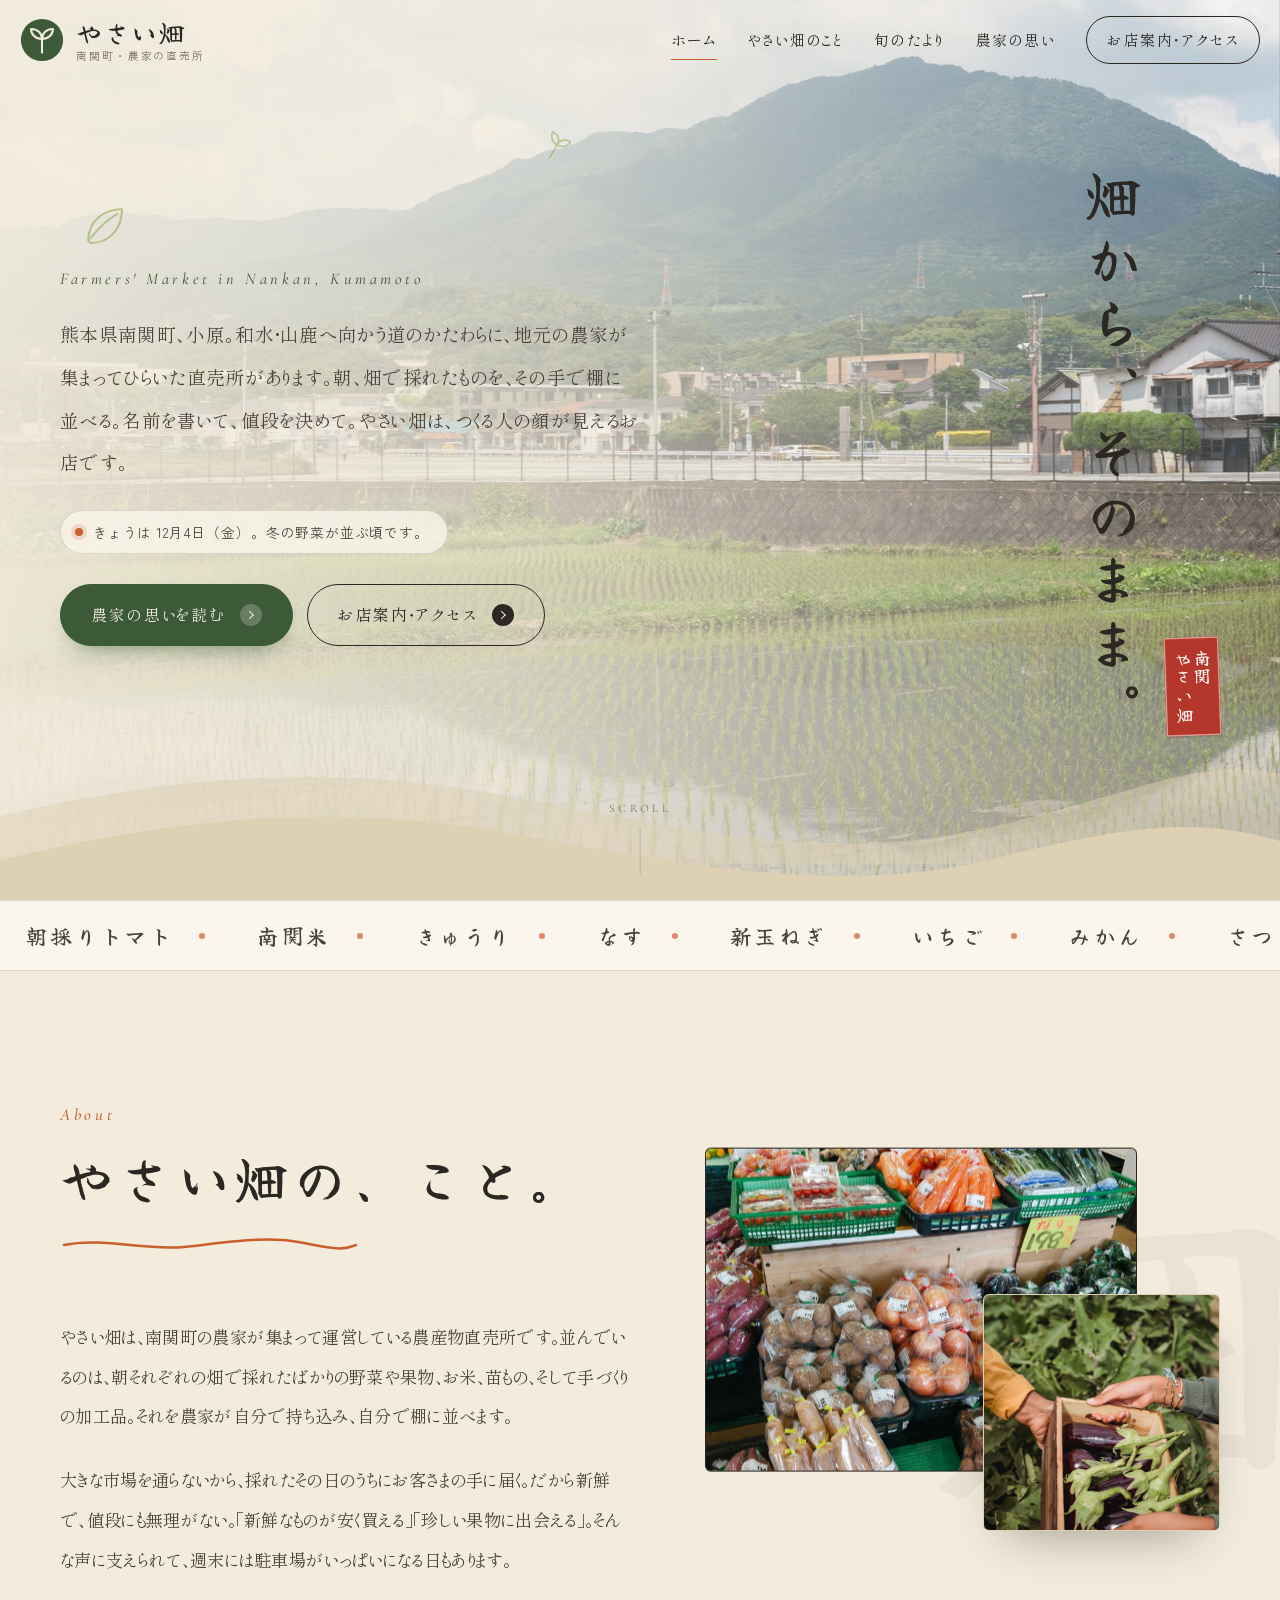
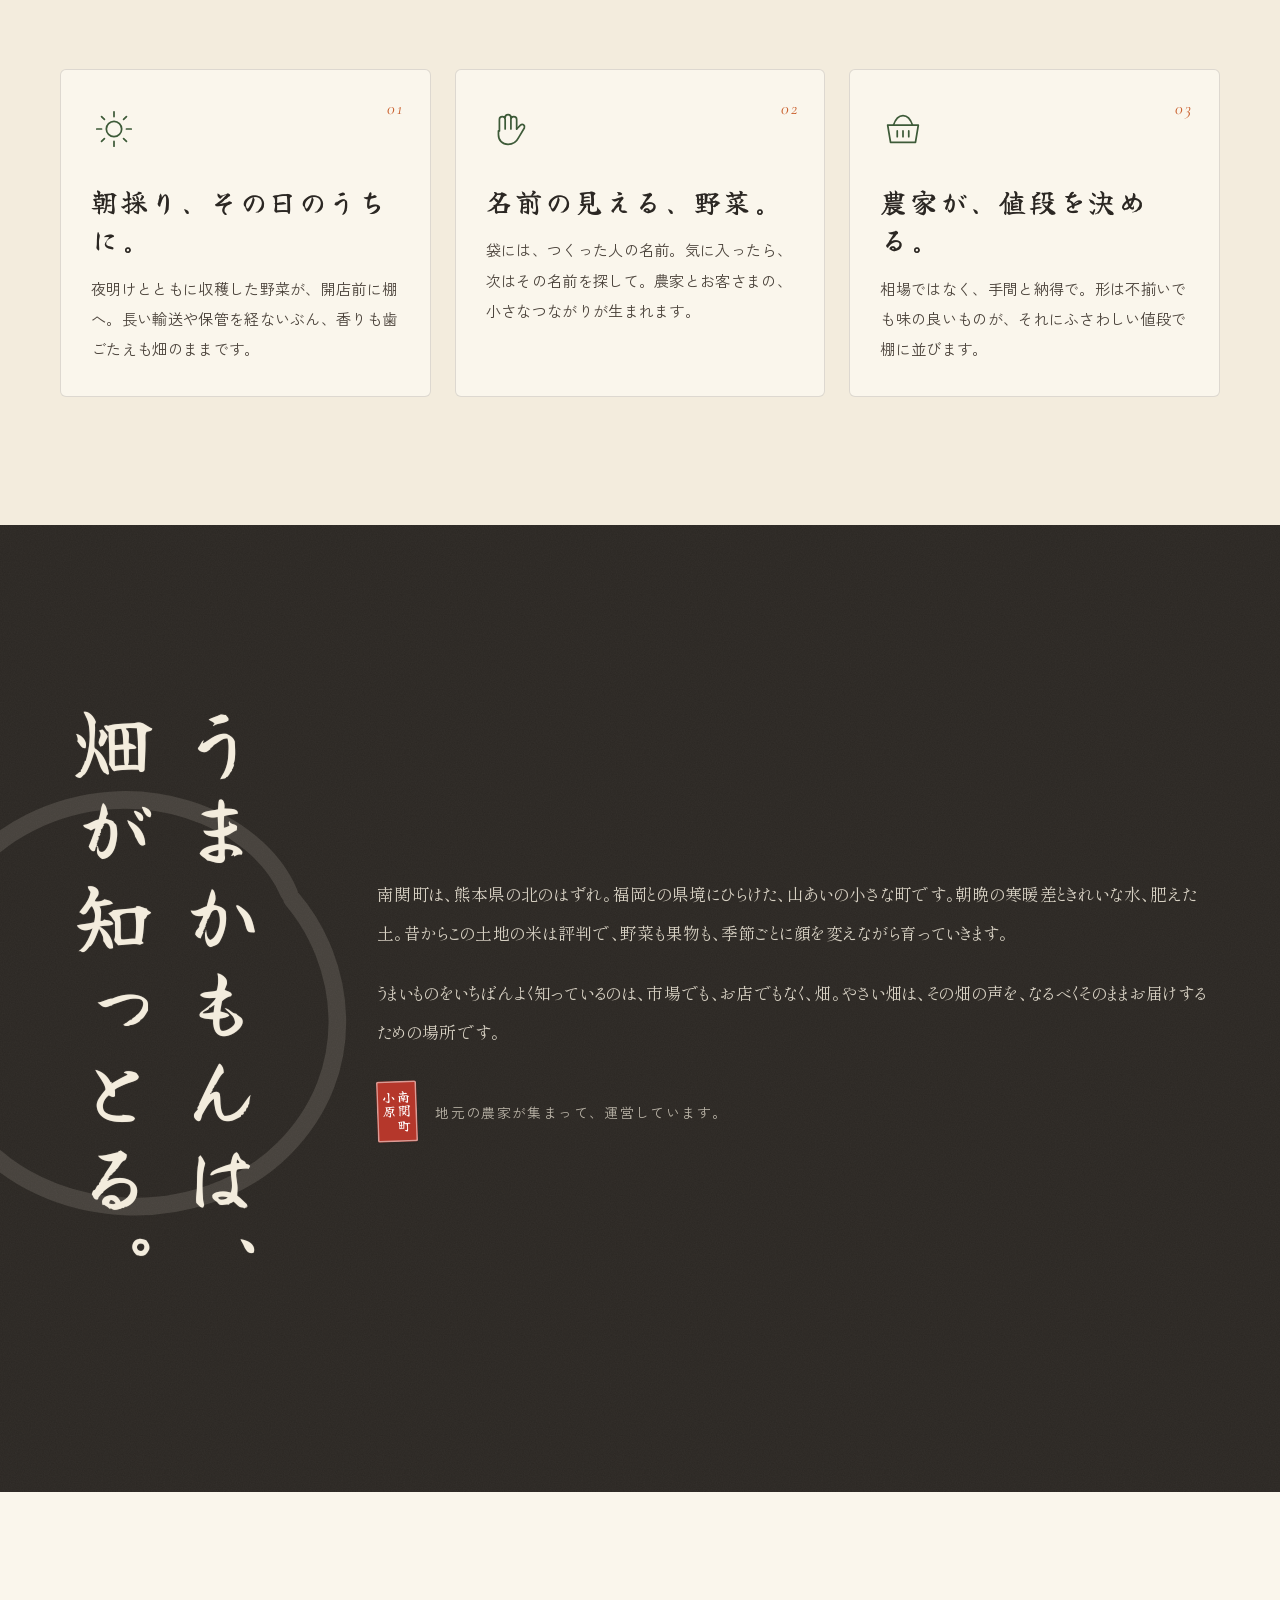
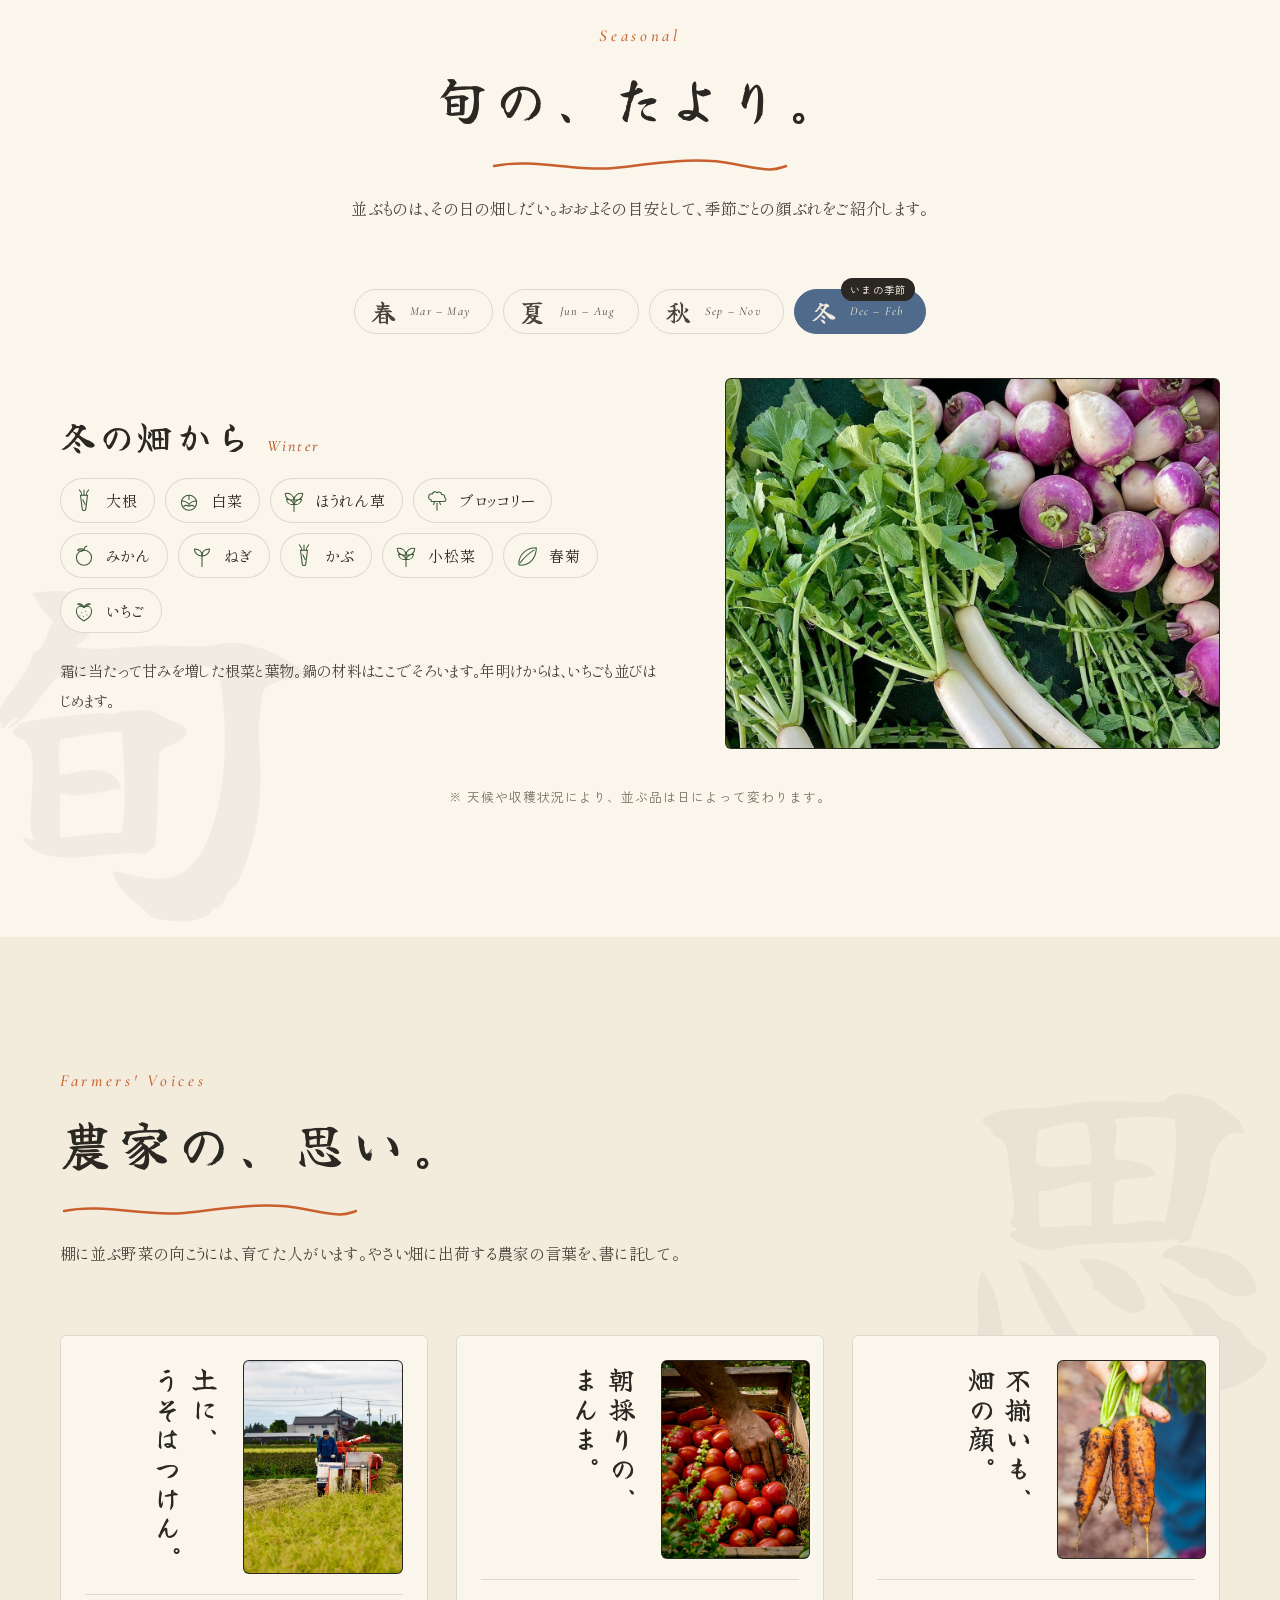
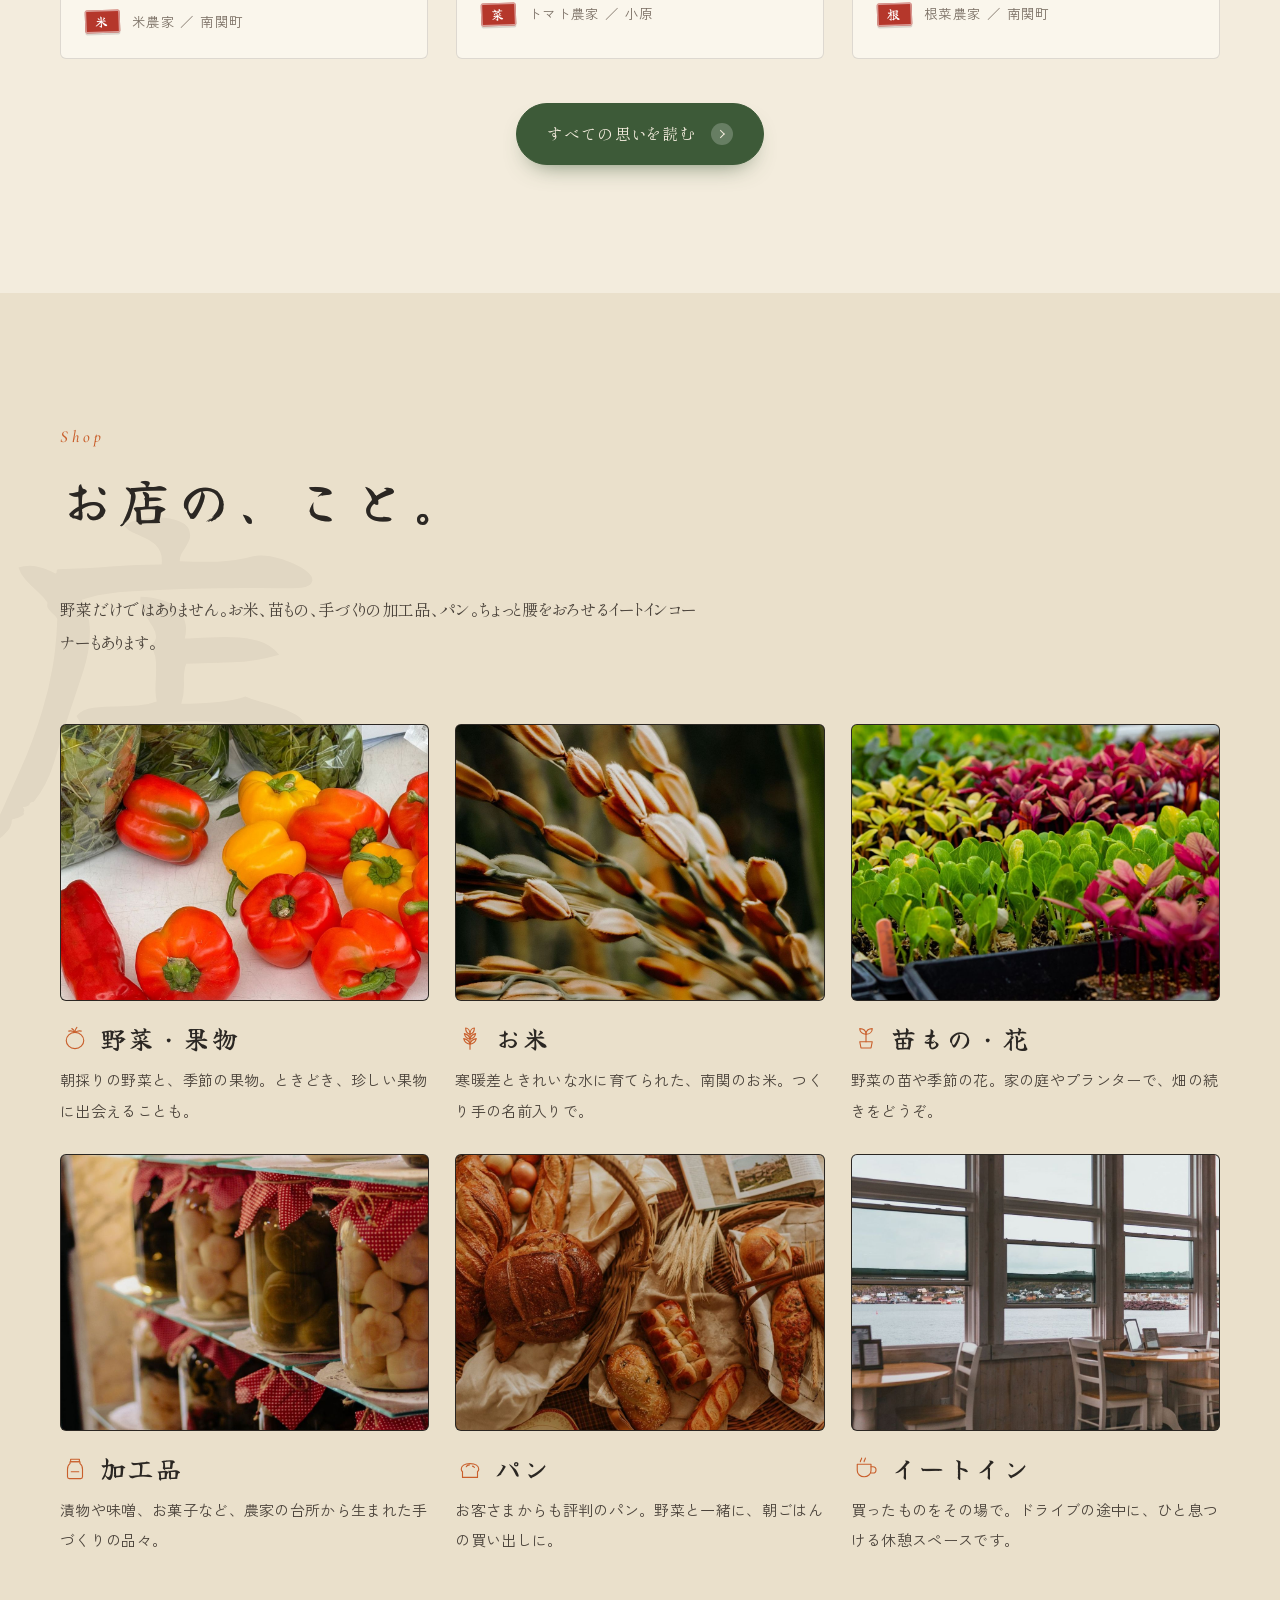
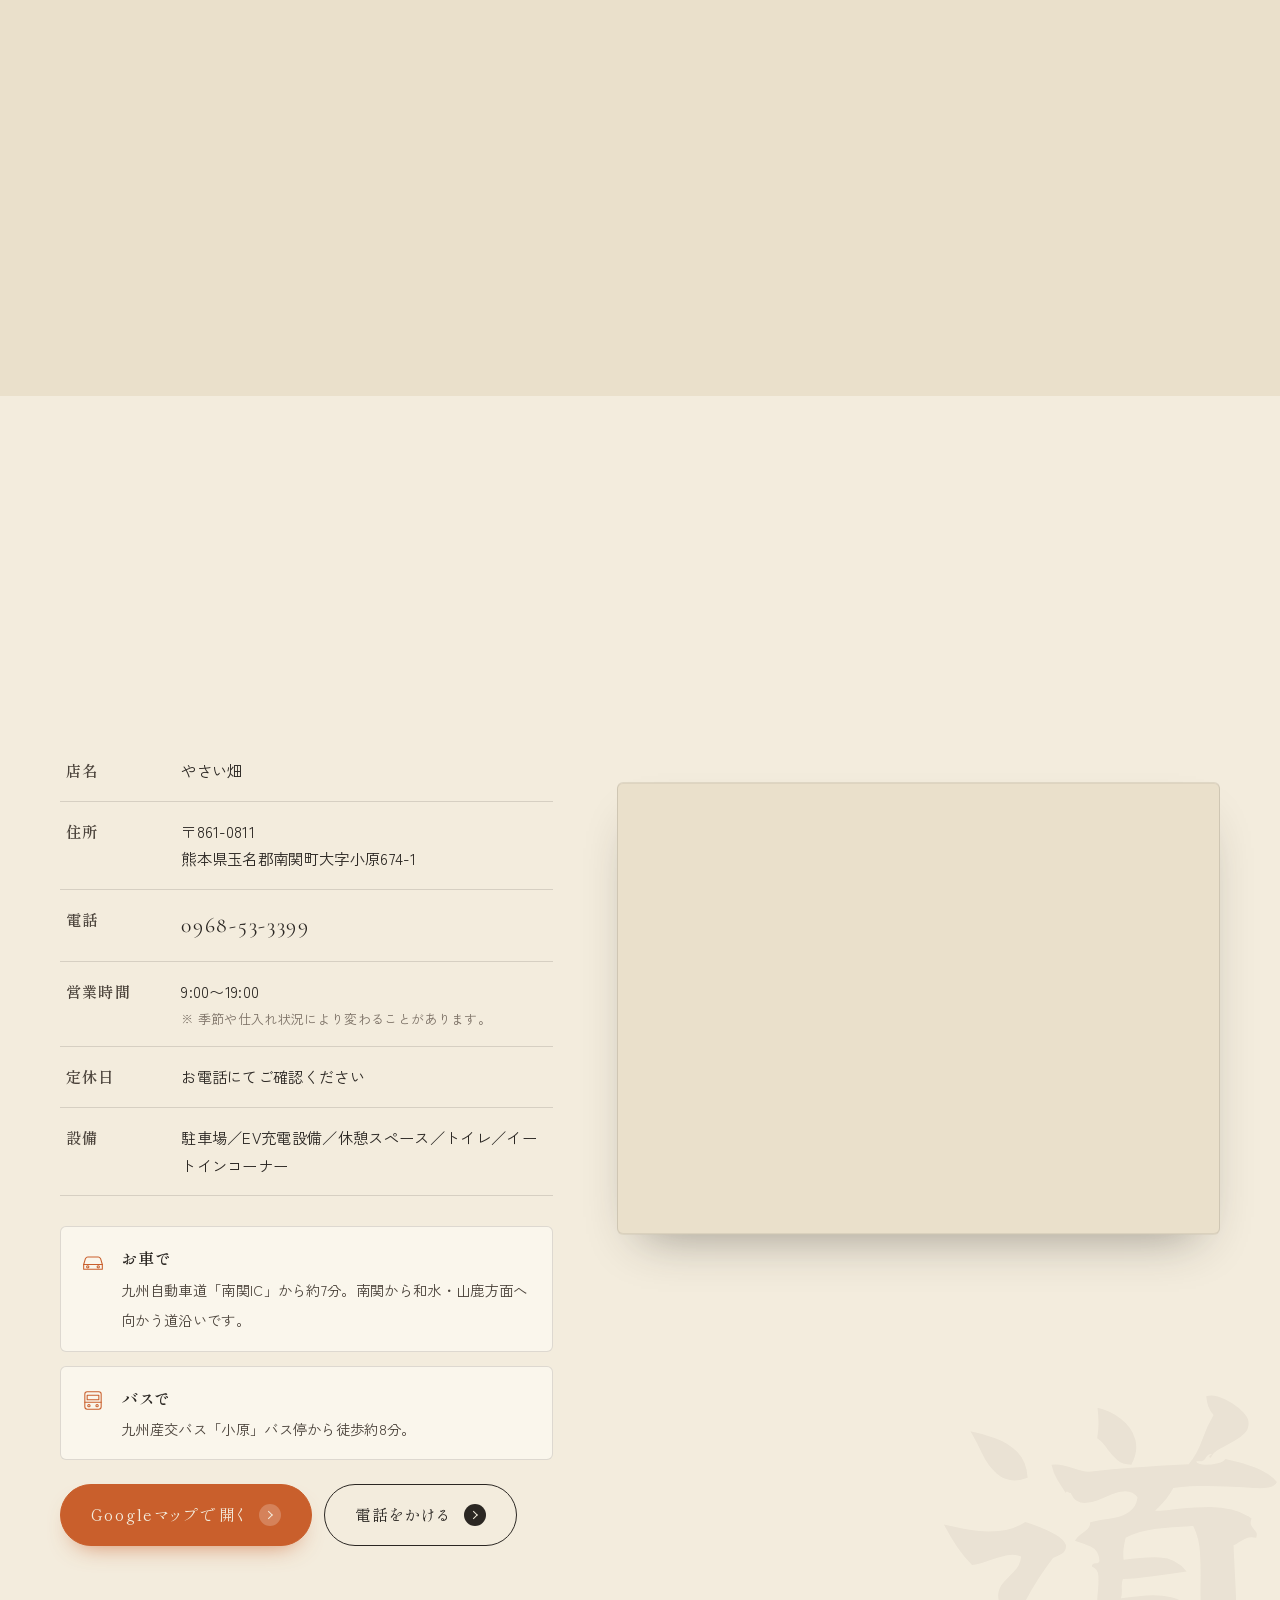
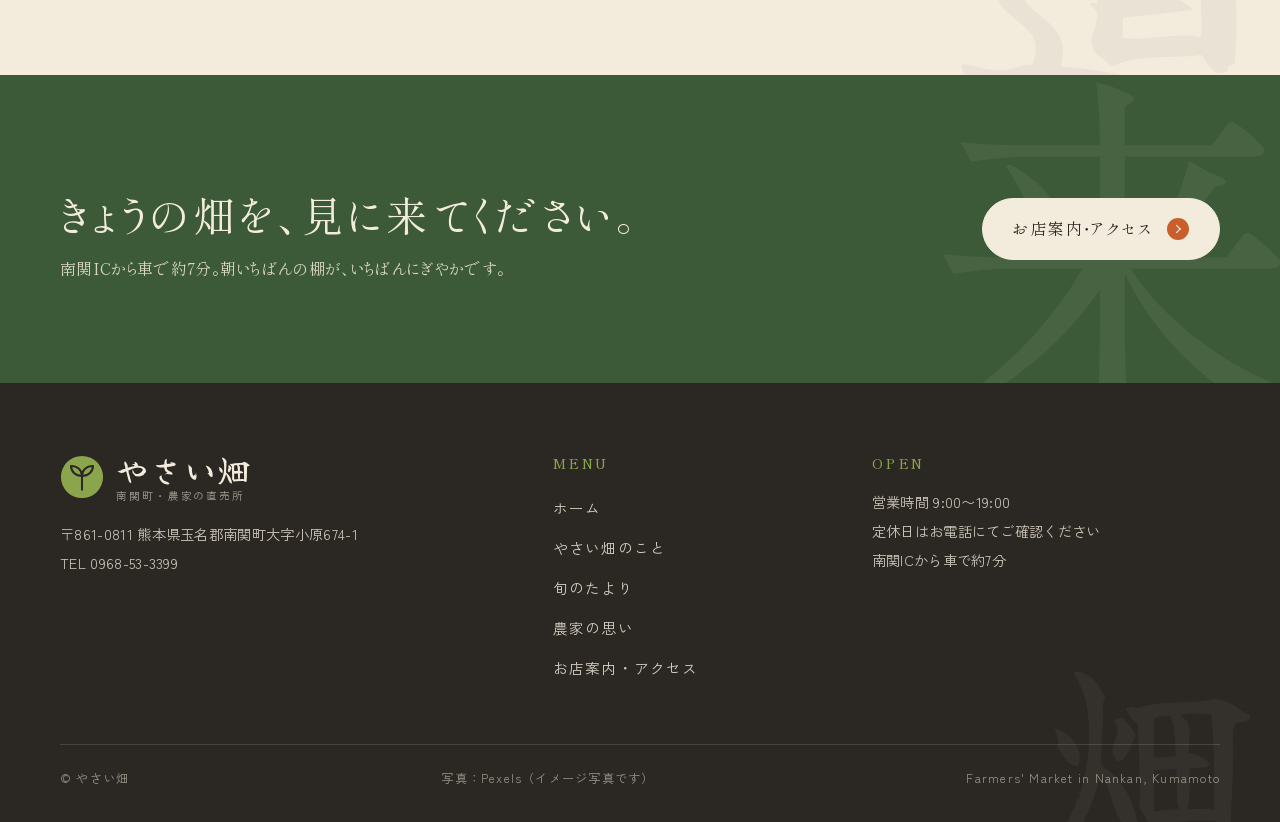
<file: index.html>
<!DOCTYPE html>
<html lang="ja" class="no-js">
<head>
<meta charset="UTF-8">
<meta name="viewport" content="width=device-width, initial-scale=1.0">
<title>やさい畑｜熊本県南関町・農家が集まる野菜の直売所</title>
<meta name="description" content="やさい畑は、熊本県玉名郡南関町小原にある農産物直売所。地元の農家が集まって運営し、朝採りの野菜や果物、お米、苗もの、手づくりの加工品を、つくった人の名前とともにお届けします。南関ICから車で約7分。">
<link rel="icon" href="data:image/svg+xml,%3Csvg xmlns='http://www.w3.org/2000/svg' viewBox='0 0 48 48'%3E%3Ccircle cx='24' cy='24' r='24' fill='%233d5a38'/%3E%3Cg fill='none' stroke='%23f3ecdd' stroke-width='2.2' stroke-linecap='round' stroke-linejoin='round'%3E%3Cpath d='M24 38V23'/%3E%3Cpath d='M24 23c-7 0-12-5-12-11 7 0 12 4 12 11z'/%3E%3Cpath d='M24 23c7 0 12-5 12-11-7 0-12 4-12 11z'/%3E%3C/g%3E%3C/svg%3E">
<link rel="preconnect" href="https://fonts.googleapis.com">
<link rel="preconnect" href="https://fonts.gstatic.com" crossorigin>
<link href="https://fonts.googleapis.com/css2?family=Yuji+Syuku&family=Yuji+Boku&family=Shippori+Mincho:wght@500;600;700&family=Zen+Kaku+Gothic+New:wght@400;500;700&family=Cormorant+Garamond:ital,wght@0,500;0,600;1,500;1,600&display=swap" rel="stylesheet">
<link rel="stylesheet" href="css/style.css">
</head>
<body data-page="home">
<div class="page-fade" aria-hidden="true"></div>

<!-- ===== アイコン（手描き風の線画） ===== -->
<svg xmlns="http://www.w3.org/2000/svg" style="display:none" aria-hidden="true">
  <symbol id="i-sprout" viewBox="0 0 48 48" fill="none" stroke="currentColor" stroke-width="1.8" stroke-linecap="round" stroke-linejoin="round"><path d="M24 42V24"/><path d="M24 24c-8 0-13-6-13-12 8 0 13 4 13 12z"/><path d="M24 24c8 0 13-6 13-12-8 0-13 4-13 12z"/></symbol>
  <symbol id="i-leaf" viewBox="0 0 48 48" fill="none" stroke="currentColor" stroke-width="1.8" stroke-linecap="round" stroke-linejoin="round"><path d="M10 38C10 20 24 10 40 10c0 16-10 30-28 30z"/><path d="M12 36c6-8 14-16 24-22"/></symbol>
  <symbol id="i-tomato" viewBox="0 0 48 48" fill="none" stroke="currentColor" stroke-width="1.8" stroke-linecap="round" stroke-linejoin="round"><path d="M24 15c-8 0-14 6-14 13s6 13 14 13 14-6 14-13-6-13-14-13z"/><path d="M24 15c0-3 1-6 3-8M24 15c-3-2-7-3-10-2M24 15c3-2 7-3 10-2M24 15c-1-3-3-5-5-6"/></symbol>
  <symbol id="i-cucumber" viewBox="0 0 48 48" fill="none" stroke="currentColor" stroke-width="1.8" stroke-linecap="round" stroke-linejoin="round"><path d="M12 36c-3-3-3-8 0-11l14-14c3-3 8-3 11 0s3 8 0 11L23 36c-3 3-8 3-11 0z"/><path d="M18 30l4-4M24 24l4-4"/><path d="M36 12l3-3"/></symbol>
  <symbol id="i-eggplant" viewBox="0 0 48 48" fill="none" stroke="currentColor" stroke-width="1.8" stroke-linecap="round" stroke-linejoin="round"><path d="M14 10c3 0 5 1 7 3"/><path d="M21 13c6-3 13 1 15 8 3 9-1 17-9 19-7 1-13-4-13-11 0-6 2-11 7-16z"/><path d="M21 13c-2 2-2 5 0 7"/></symbol>
  <symbol id="i-daikon" viewBox="0 0 48 48" fill="none" stroke="currentColor" stroke-width="1.8" stroke-linecap="round" stroke-linejoin="round"><path d="M18 14h12l-3 24c0 3-6 3-6 0z"/><path d="M20 14c0-4-2-7-4-9M24 14V5M28 14c0-4 2-7 4-9"/><path d="M22 22l4 8"/></symbol>
  <symbol id="i-carrot" viewBox="0 0 48 48" fill="none" stroke="currentColor" stroke-width="1.8" stroke-linecap="round" stroke-linejoin="round"><path d="M33 15c4 4 2 12-5 19L12 42l8-16c7-7 9-9 13-11z"/><path d="M33 15c0-4 2-7 4-9M33 15c3-2 6-3 9-3M33 15c-2-3-3-6-2-9"/><path d="M22 28l4 4M18 34l3 3"/></symbol>
  <symbol id="i-rice" viewBox="0 0 48 48" fill="none" stroke="currentColor" stroke-width="1.8" stroke-linecap="round" stroke-linejoin="round"><path d="M24 42V18"/><path d="M24 18c-4-1-7-5-7-10 4 0 7 4 7 10zM24 18c4-1 7-5 7-10-4 0-7 4-7 10zM24 26c-5-1-8-4-9-9 5 1 8 4 9 9zM24 26c5-1 8-4 9-9-5 1-8 4-9 9zM24 34c-5-1-9-4-10-9 5 1 9 4 10 9zM24 34c5-1 9-4 10-9-5 1-9 4-10 9z"/></symbol>
  <symbol id="i-mikan" viewBox="0 0 48 48" fill="none" stroke="currentColor" stroke-width="1.8" stroke-linecap="round" stroke-linejoin="round"><circle cx="24" cy="27" r="13"/><path d="M24 14c0-3 2-6 5-7"/><path d="M24 14c-3-3-8-3-11 0 3 2 8 2 11 0z"/></symbol>
  <symbol id="i-strawberry" viewBox="0 0 48 48" fill="none" stroke="currentColor" stroke-width="1.8" stroke-linecap="round" stroke-linejoin="round"><path d="M24 41c-8-4-13-10-13-17 0-5 4-8 8-8 2 0 4 1 5 2 1-1 3-2 5-2 4 0 8 3 8 8 0 7-5 13-13 17z"/><path d="M24 18c-2-5-6-7-11-6 4 1 7 3 11 6zM24 18c2-5 6-7 11-6-4 1-7 3-11 6z"/><path d="M20 27h.01M27 25h.01M23 33h.01M29 31h.01M17 32h.01"/></symbol>
  <symbol id="i-pumpkin" viewBox="0 0 48 48" fill="none" stroke="currentColor" stroke-width="1.8" stroke-linecap="round" stroke-linejoin="round"><path d="M18 16c-6 0-10 5-10 11s4 11 10 11c2 0 4-1 6-2 2 1 4 2 6 2 6 0 10-5 10-11s-4-11-10-11c-2 0-4 1-6 2-2-1-4-2-6-2z"/><path d="M24 18v20M17 18c-3 5-3 15 0 20M31 18c3 5 3 15 0 20"/><path d="M24 16c0-4 1-7 3-9"/></symbol>
  <symbol id="i-potato" viewBox="0 0 48 48" fill="none" stroke="currentColor" stroke-width="1.8" stroke-linecap="round" stroke-linejoin="round"><path d="M10 29c-2-7 5-13 12-15s14-3 17 2 1 12-5 16-11 6-16 5-8-8-8-8z"/><path d="M19 22c2 4 6 6 10 6M15 30h.01M28 32h.01M22 17h.01"/></symbol>
  <symbol id="i-cabbage" viewBox="0 0 48 48" fill="none" stroke="currentColor" stroke-width="1.8" stroke-linecap="round" stroke-linejoin="round"><circle cx="24" cy="27" r="13"/><path d="M12 24c4 0 9 2 12 6 3-4 8-6 12-6M15 33c3-2 6-2 9 0 3-2 6-2 9 0M24 14v8"/></symbol>
  <symbol id="i-onion" viewBox="0 0 48 48" fill="none" stroke="currentColor" stroke-width="1.8" stroke-linecap="round" stroke-linejoin="round"><path d="M21 8l3 7 3-7"/><path d="M24 15c-8 0-13 6-13 13s5 13 13 13 13-6 13-13-5-13-13-13z"/><path d="M24 15c-4 5-4 21 0 26M24 15c4 5 4 21 0 26"/></symbol>
  <symbol id="i-corn" viewBox="0 0 48 48" fill="none" stroke="currentColor" stroke-width="1.8" stroke-linecap="round" stroke-linejoin="round"><path d="M24 6c-5 0-8 8-8 18s3 16 8 16 8-6 8-16S29 6 24 6z"/><path d="M16 22c-4 2-8 8-8 14 4 0 8-4 11-8M32 22c4 2 8 8 8 14-4 0-8-4-11-8"/><path d="M20 16h8M19 24h10M20 32h8"/></symbol>
  <symbol id="i-broccoli" viewBox="0 0 48 48" fill="none" stroke="currentColor" stroke-width="1.8" stroke-linecap="round" stroke-linejoin="round"><path d="M24 40V28"/><path d="M14 22c-3 0-5-3-4-6 0-3 3-5 6-4 1-4 6-5 8-2 3-3 8-1 8 3 3-1 6 2 5 5 3 1 3 6 0 7H14z"/><path d="M20 25l-2 5M28 25l2 5"/></symbol>
  <symbol id="i-leafy" viewBox="0 0 48 48" fill="none" stroke="currentColor" stroke-width="1.8" stroke-linecap="round" stroke-linejoin="round"><path d="M24 42V22"/><path d="M24 22c-9 2-15-4-15-11 8-1 14 3 15 11zM24 22c9 2 15-4 15-11-8-1-14 3-15 11zM24 30c-7 1-12-3-13-9 7 0 11 3 13 9zM24 30c7 1 12-3 13-9-7 0-11 3-13 9z"/></symbol>
  <symbol id="i-basket" viewBox="0 0 48 48" fill="none" stroke="currentColor" stroke-width="1.8" stroke-linecap="round" stroke-linejoin="round"><path d="M8 20h32l-3 18H11z"/><path d="M14 20c2-6 5-10 10-10s8 4 10 10"/><path d="M18 26v6M24 26v6M30 26v6"/></symbol>
  <symbol id="i-bread" viewBox="0 0 48 48" fill="none" stroke="currentColor" stroke-width="1.8" stroke-linecap="round" stroke-linejoin="round"><path d="M10 26c0-5 5-9 14-9s14 4 14 9c0 2-1 3-2 4v9H12v-9c-1-1-2-2-2-4z"/><path d="M18 22c1-2 3-3 5-3M28 21c1 0 2 1 3 2"/></symbol>
  <symbol id="i-seedling" viewBox="0 0 48 48" fill="none" stroke="currentColor" stroke-width="1.8" stroke-linecap="round" stroke-linejoin="round"><path d="M14 30h20l-2 10H16z"/><path d="M24 30V18"/><path d="M24 18c-6 0-10-4-10-9 6 0 10 3 10 9zM24 18c6 0 10-4 10-9-6 0-10 3-10 9z"/></symbol>
  <symbol id="i-jar" viewBox="0 0 48 48" fill="none" stroke="currentColor" stroke-width="1.8" stroke-linecap="round" stroke-linejoin="round"><path d="M16 14h16v3c3 2 4 5 4 9v12c0 2-1 3-3 3H15c-2 0-3-1-3-3V26c0-4 1-7 4-9z"/><path d="M17 10h14v4H17z"/><path d="M18 30h12"/></symbol>
  <symbol id="i-cafe" viewBox="0 0 48 48" fill="none" stroke="currentColor" stroke-width="1.8" stroke-linecap="round" stroke-linejoin="round"><path d="M10 18h22v10c0 6-5 10-11 10s-11-4-11-10z"/><path d="M32 22h3c3 0 5 2 5 5s-2 5-5 5h-3"/><path d="M17 8c0 3-2 3-2 6M23 8c0 3-2 3-2 6"/></symbol>
  <symbol id="i-ev" viewBox="0 0 48 48" fill="none" stroke="currentColor" stroke-width="1.8" stroke-linecap="round" stroke-linejoin="round"><path d="M12 12h18v28H12z"/><path d="M30 20h4v10c0 2 2 3 4 3s4-1 4-3V18l-4-4"/><path d="M23 18l-5 8h6l-4 8"/></symbol>
  <symbol id="i-rest" viewBox="0 0 48 48" fill="none" stroke="currentColor" stroke-width="1.8" stroke-linecap="round" stroke-linejoin="round"><path d="M8 30h32"/><path d="M12 30V20c0-2 2-4 4-4h16c2 0 4 2 4 4v10"/><path d="M12 30v6M36 30v6"/><path d="M18 24h12"/></symbol>
  <symbol id="i-toilet" viewBox="0 0 48 48" fill="none" stroke="currentColor" stroke-width="1.8" stroke-linecap="round" stroke-linejoin="round"><circle cx="17" cy="11" r="3"/><path d="M12 18h10l-1 10h-2v10h-4V28h-2z"/><circle cx="31" cy="11" r="3"/><path d="M27 18h8l2 10h-2l-1 10h-6l-1-10h-2z"/></symbol>
  <symbol id="i-parking" viewBox="0 0 48 48" fill="none" stroke="currentColor" stroke-width="1.8" stroke-linecap="round" stroke-linejoin="round"><rect x="8" y="8" width="32" height="32" rx="4"/><path d="M19 34V14h7c4 0 6 2 6 6s-2 6-6 6h-7"/></symbol>
  <symbol id="i-car" viewBox="0 0 48 48" fill="none" stroke="currentColor" stroke-width="1.8" stroke-linecap="round" stroke-linejoin="round"><path d="M8 30l3-10c1-2 2-3 4-3h18c2 0 3 1 4 3l3 10v8H8z"/><path d="M8 30h32"/><circle cx="15" cy="34" r="2"/><circle cx="33" cy="34" r="2"/></symbol>
  <symbol id="i-bus" viewBox="0 0 48 48" fill="none" stroke="currentColor" stroke-width="1.8" stroke-linecap="round" stroke-linejoin="round"><rect x="10" y="8" width="28" height="30" rx="4"/><path d="M10 26h28M14 14h20v8H14z"/><circle cx="17" cy="32" r="2"/><circle cx="31" cy="32" r="2"/></symbol>
  <symbol id="i-sun" viewBox="0 0 48 48" fill="none" stroke="currentColor" stroke-width="1.8" stroke-linecap="round" stroke-linejoin="round"><circle cx="24" cy="24" r="8"/><path d="M24 6v5M24 37v5M6 24h5M37 24h5M11 11l3 3M34 34l3 3M11 37l3-3M34 14l3-3"/></symbol>
  <symbol id="i-hand" viewBox="0 0 48 48" fill="none" stroke="currentColor" stroke-width="1.8" stroke-linecap="round" stroke-linejoin="round"><path d="M14 26V14c0-2 1-3 3-3s3 1 3 3v10M20 12c0-2 1-3 3-3s3 1 3 3v12M26 14c0-2 1-3 3-3s3 1 3 3v10"/><path d="M32 24l4-4c2-2 5 0 4 3l-6 10c-2 4-6 7-11 7-6 0-10-4-10-10v-4"/></symbol>
  <symbol id="i-phone" viewBox="0 0 48 48" fill="none" stroke="currentColor" stroke-width="1.8" stroke-linecap="round" stroke-linejoin="round"><path d="M14 8h8l3 8-4 3c2 5 5 8 10 10l3-4 8 3v8c0 2-2 4-4 4C22 40 8 26 8 12c0-2 2-4 4-4z"/></symbol>
  <symbol id="i-pin" viewBox="0 0 48 48" fill="none" stroke="currentColor" stroke-width="1.8" stroke-linecap="round" stroke-linejoin="round"><path d="M24 42s12-12 12-22a12 12 0 0 0-24 0c0 10 12 22 12 22z"/><circle cx="24" cy="20" r="4"/></symbol>
  <symbol id="i-clock" viewBox="0 0 48 48" fill="none" stroke="currentColor" stroke-width="1.8" stroke-linecap="round" stroke-linejoin="round"><circle cx="24" cy="24" r="16"/><path d="M24 14v10l6 4"/></symbol>
</svg>

<!-- ===== ヘッダー ===== -->
<header class="header">
  <div class="header__inner">
    <a href="index.html" class="logo" aria-label="やさい畑 トップページ">
      <svg class="logo__mark" viewBox="0 0 48 48" aria-hidden="true"><circle cx="24" cy="24" r="23" fill="#3d5a38"/><g fill="none" stroke="#f3ecdd" stroke-width="2.2" stroke-linecap="round" stroke-linejoin="round"><path d="M24 38V23"/><path d="M24 23c-7 0-12-5-12-11 7 0 12 4 12 11z"/><path d="M24 23c7 0 12-5 12-11-7 0-12 4-12 11z"/></g></svg>
      <span class="logo__text"><span class="logo__ja">やさい畑</span><span class="logo__sub">南関町・農家の直売所</span></span>
    </a>
    <nav class="nav" aria-label="メインナビゲーション">
      <a href="index.html" data-nav="home">ホーム</a>
      <a href="index.html#about" data-nav="about">やさい畑のこと</a>
      <a href="index.html#season" data-nav="season">旬のたより</a>
      <a href="farmers.html" data-nav="farmers">農家の思い</a>
      <a href="shop.html" data-nav="shop" class="nav__cta">お店案内・アクセス</a>
    </nav>
    <button class="menu-btn" aria-label="メニューを開く" aria-expanded="false"><span></span><span></span><span></span></button>
  </div>
</header>
<nav class="mobile-nav" aria-label="モバイルナビゲーション">
  <a href="index.html" data-nav="home"><span class="en">Home</span>ホーム</a>
  <a href="index.html#about" data-nav="about"><span class="en">About</span>やさい畑のこと</a>
  <a href="index.html#season" data-nav="season"><span class="en">Seasonal</span>旬のたより</a>
  <a href="farmers.html" data-nav="farmers"><span class="en">Voices</span>農家の思い</a>
  <a href="shop.html" data-nav="shop"><span class="en">Shop &amp; Access</span>お店案内・アクセス</a>
  <p class="mobile-nav__foot">やさい畑<br>〒861-0811 熊本県玉名郡南関町大字小原674-1<br>TEL 0968-53-3399</p>
</nav>

<main class="page">

<!-- ===== ヒーロー ===== -->
<section class="hero">
  <div class="hero__bg" aria-hidden="true">
    <div class="hero__wash"></div>
    <figure class="photo photo--hero" data-label="畑・店舗外観">
      <img src="images/hero-01.jpg" alt="" data-parallax="0.18">
    </figure>
    <span class="hero__photo-note">写真スペース：畑や店舗外観の横長写真（images/hero-01.jpg）</span>
    <svg class="hero__hills" viewBox="0 0 1440 240" preserveAspectRatio="none">
      <path fill="currentColor" opacity=".5" d="M0 150C180 110 360 96 540 124s360 76 540 44 260-82 360-62v94H0z"/>
      <path fill="currentColor" d="M0 196c180-40 360-62 560-30s380 70 560 28 240-38 320-18v66H0z"/>
    </svg>
    <svg class="hero__leaf hero__leaf--1"><use href="#i-leaf"/></svg>
    <svg class="hero__leaf hero__leaf--2"><use href="#i-sprout"/></svg>
    <svg class="hero__leaf hero__leaf--3"><use href="#i-leaf"/></svg>
  </div>
  <div class="container hero__inner">
    <div class="hero__text">
      <p class="hero__en">Farmers' Market in Nankan, Kumamoto</p>
      <p class="hero__lead">熊本県南関町、小原。和水・山鹿へ向かう道のかたわらに、地元の農家が集まってひらいた直売所があります。朝、畑で採れたものを、その手で棚に並べる。名前を書いて、値段を決めて。やさい畑は、つくる人の顔が見えるお店です。</p>
      <p class="hero__today"><span class="dot"></span><span data-today>きょうの畑から。</span></p>
      <div class="hero__btns">
        <a href="farmers.html" class="btn">農家の思いを読む <span class="arrow"></span></a>
        <a href="shop.html" class="btn btn--ghost">お店案内・アクセス <span class="arrow"></span></a>
      </div>
    </div>
    <div class="hero__title-wrap">
      <h1 class="hero__title sho" data-split>畑から、そのまま。</h1>
      <span class="rakkan rakkan--lg hero__seal">南関<br>やさい畑</span>
    </div>
  </div>
  <div class="hero__scroll" aria-hidden="true"><span>SCROLL</span><span class="bar"></span></div>
</section>

<!-- ===== 流れる野菜の名前 ===== -->
<div class="marquee" aria-hidden="true">
  <div class="marquee__track">
    <span>朝採りトマト</span><span>南関米</span><span>きゅうり</span><span>なす</span><span>新玉ねぎ</span><span>いちご</span><span>みかん</span><span>さつまいも</span><span>手づくりの漬物</span><span>焼きたてパン</span><span>花と苗もの</span><span>大根</span><span>ほうれん草</span><span>かぼちゃ</span><span>とうもろこし</span><span>柿</span>
    <span>朝採りトマト</span><span>南関米</span><span>きゅうり</span><span>なす</span><span>新玉ねぎ</span><span>いちご</span><span>みかん</span><span>さつまいも</span><span>手づくりの漬物</span><span>焼きたてパン</span><span>花と苗もの</span><span>大根</span><span>ほうれん草</span><span>かぼちゃ</span><span>とうもろこし</span><span>柿</span>
  </div>
</div>

<!-- ===== やさい畑のこと ===== -->
<section class="section" id="about">
  <p class="deco-sho" style="right:-3%; top:8%;" data-parallax="0.08">畑</p>
  <div class="container">
    <div class="split">
      <div>
        <div class="sec-head reveal">
          <span class="en">About</span>
          <h2 class="sho sho-reveal">やさい畑の、こと。</h2>
          <svg class="ink-line draw" viewBox="0 0 300 20" aria-hidden="true"><path d="M4 12c40-8 80 6 120 2s80-12 120-4 40 6 52 2" fill="none" stroke="currentColor" stroke-width="2.5" stroke-linecap="round"/></svg>
        </div>
        <div class="lead-text reveal delay-1">
          <p>やさい畑は、南関町の農家が集まって運営している農産物直売所です。並んでいるのは、朝それぞれの畑で採れたばかりの野菜や果物、お米、苗もの、そして手づくりの加工品。それを農家が自分で持ち込み、自分で棚に並べます。</p>
          <p>大きな市場を通らないから、採れたその日のうちにお客さまの手に届く。だから新鮮で、値段にも無理がない。「新鮮なものが安く買える」「珍しい果物に出会える」。そんな声に支えられて、週末には駐車場がいっぱいになる日もあります。</p>
        </div>
      </div>
      <div class="about__photos reveal-r">
        <figure class="photo photo--main" data-label="店内に並ぶ野菜" data-parallax="0.06"><img src="images/about-01.jpg" alt="店内に並ぶ野菜"></figure>
        <figure class="photo photo--sub photo--small" data-label="農家さんの持ち込み"><img src="images/about-02.jpg" alt="農家さんが野菜を持ち込む様子"></figure>
      </div>
    </div>

    <div class="features stagger">
      <article class="feature">
        <span class="feature__num">01</span>
        <svg class="feature__icon"><use href="#i-sun"/></svg>
        <h3 class="feature__sho sho">朝採り、その日のうちに。</h3>
        <p>夜明けとともに収穫した野菜が、開店前に棚へ。長い輸送や保管を経ないぶん、香りも歯ごたえも畑のままです。</p>
      </article>
      <article class="feature">
        <span class="feature__num">02</span>
        <svg class="feature__icon"><use href="#i-hand"/></svg>
        <h3 class="feature__sho sho">名前の見える、野菜。</h3>
        <p>袋には、つくった人の名前。気に入ったら、次はその名前を探して。農家とお客さまの、小さなつながりが生まれます。</p>
      </article>
      <article class="feature">
        <span class="feature__num">03</span>
        <svg class="feature__icon"><use href="#i-basket"/></svg>
        <h3 class="feature__sho sho">農家が、値段を決める。</h3>
        <p>相場ではなく、手間と納得で。形は不揃いでも味の良いものが、それにふさわしい値段で棚に並びます。</p>
      </article>
    </div>
  </div>
</section>

<!-- ===== 書のステートメント ===== -->
<section class="statement">
  <svg class="enso draw" viewBox="0 0 400 400" aria-hidden="true">
    <path d="M318 122c-22-52-104-84-176-48C66 112 48 214 100 282s160 68 214 14 42-128 6-170" fill="none" stroke="currentColor" stroke-width="12" stroke-linecap="round"/>
  </svg>
  <div class="container statement__inner">
    <div class="statement__sho-wrap">
      <p class="statement__sho sho sho--v sho-reveal">うまかもんは、<br>畑が知っとる。</p>
    </div>
    <div class="statement__text reveal delay-1">
      <p>南関町は、熊本県の北のはずれ。福岡との県境にひらけた、山あいの小さな町です。朝晩の寒暖差ときれいな水、肥えた土。昔からこの土地の米は評判で、野菜も果物も、季節ごとに顔を変えながら育っていきます。</p>
      <p>うまいものをいちばんよく知っているのは、市場でも、お店でもなく、畑。やさい畑は、その畑の声を、なるべくそのままお届けするための場所です。</p>
      <div class="statement__seal"><span class="rakkan">南関町<br>小原</span><span>地元の農家が集まって、運営しています。</span></div>
    </div>
  </div>
</section>

<!-- ===== 旬のたより ===== -->
<section class="section section--paper" id="season">
  <p class="deco-sho" style="left:-4%; bottom:4%;" data-parallax="0.06">旬</p>
  <div class="container">
    <div class="sec-head center reveal">
      <span class="en">Seasonal</span>
      <h2 class="sho sho-reveal">旬の、たより。</h2>
      <svg class="ink-line draw" viewBox="0 0 300 20" aria-hidden="true"><path d="M4 12c40-8 80 6 120 2s80-12 120-4 40 6 52 2" fill="none" stroke="currentColor" stroke-width="2.5" stroke-linecap="round"/></svg>
      <p class="lead">並ぶものは、その日の畑しだい。おおよその目安として、季節ごとの顔ぶれをご紹介します。</p>
    </div>

    <div class="season reveal">
      <div class="season__tabs" role="tablist" aria-label="季節を選ぶ">
        <button class="season__tab" role="tab" data-season="spring" aria-selected="false"><span class="sho">春</span><small>Mar – May</small><span class="now">いまの季節</span></button>
        <button class="season__tab" role="tab" data-season="summer" aria-selected="false"><span class="sho">夏</span><small>Jun – Aug</small><span class="now">いまの季節</span></button>
        <button class="season__tab" role="tab" data-season="autumn" aria-selected="false"><span class="sho">秋</span><small>Sep – Nov</small><span class="now">いまの季節</span></button>
        <button class="season__tab" role="tab" data-season="winter" aria-selected="false"><span class="sho">冬</span><small>Dec – Feb</small><span class="now">いまの季節</span></button>
      </div>

      <div class="season__panels">
        <div class="season__panel" data-season="spring" role="tabpanel">
          <div>
            <h3 class="season__title sho">春の畑から <small>Spring</small></h3>
            <ul class="veg-list stagger">
              <li><svg><use href="#i-strawberry"/></svg>いちご</li>
              <li><svg><use href="#i-onion"/></svg>新玉ねぎ</li>
              <li><svg><use href="#i-cabbage"/></svg>春キャベツ</li>
              <li><svg><use href="#i-leafy"/></svg>スナップえんどう</li>
              <li><svg><use href="#i-sprout"/></svg>たけのこ</li>
              <li><svg><use href="#i-leaf"/></svg>菜の花</li>
              <li><svg><use href="#i-potato"/></svg>新じゃが</li>
              <li><svg><use href="#i-leafy"/></svg>そら豆</li>
              <li><svg><use href="#i-sprout"/></svg>アスパラガス</li>
              <li><svg><use href="#i-seedling"/></svg>夏野菜の苗</li>
            </ul>
            <p class="season__note">冬を越して甘みをたくわえた葉物から、春の芽ものへ。トマトやきゅうりなど、夏野菜の苗が並びはじめるのもこの季節です。</p>
          </div>
          <figure class="photo" data-label="春の店頭・畑"><img src="images/season-spring.jpg" alt="春の店頭"></figure>
        </div>

        <div class="season__panel" data-season="summer" role="tabpanel">
          <div>
            <h3 class="season__title sho">夏の畑から <small>Summer</small></h3>
            <ul class="veg-list stagger">
              <li><svg><use href="#i-tomato"/></svg>トマト</li>
              <li><svg><use href="#i-cucumber"/></svg>きゅうり</li>
              <li><svg><use href="#i-eggplant"/></svg>なす</li>
              <li><svg><use href="#i-leaf"/></svg>ピーマン</li>
              <li><svg><use href="#i-corn"/></svg>とうもろこし</li>
              <li><svg><use href="#i-leafy"/></svg>オクラ</li>
              <li><svg><use href="#i-cucumber"/></svg>ゴーヤ</li>
              <li><svg><use href="#i-leafy"/></svg>枝豆</li>
              <li><svg><use href="#i-mikan"/></svg>すいか</li>
              <li><svg><use href="#i-strawberry"/></svg>ブルーベリー</li>
            </ul>
            <p class="season__note">朝採りの夏野菜が、いちばんにぎやかに並ぶ季節。人気の品は早めに売り切れることもあるので、開店直後がおすすめです。</p>
          </div>
          <figure class="photo" data-label="夏の店頭・畑"><img src="images/season-summer.jpg" alt="夏の店頭"></figure>
        </div>

        <div class="season__panel" data-season="autumn" role="tabpanel">
          <div>
            <h3 class="season__title sho">秋の畑から <small>Autumn</small></h3>
            <ul class="veg-list stagger">
              <li><svg><use href="#i-rice"/></svg>新米（南関米）</li>
              <li><svg><use href="#i-potato"/></svg>さつまいも</li>
              <li><svg><use href="#i-pumpkin"/></svg>かぼちゃ</li>
              <li><svg><use href="#i-potato"/></svg>里芋</li>
              <li><svg><use href="#i-leaf"/></svg>栗</li>
              <li><svg><use href="#i-mikan"/></svg>柿</li>
              <li><svg><use href="#i-mikan"/></svg>早生みかん</li>
              <li><svg><use href="#i-leafy"/></svg>れんこん</li>
              <li><svg><use href="#i-leaf"/></svg>しいたけ</li>
              <li><svg><use href="#i-eggplant"/></svg>秋なす</li>
            </ul>
            <p class="season__note">南関の新米が出そろう頃。芋や栗、柿など秋の実りが棚を埋め、早生のみかんも顔を出します。</p>
          </div>
          <figure class="photo" data-label="秋の店頭・畑"><img src="images/season-autumn.jpg" alt="秋の店頭"></figure>
        </div>

        <div class="season__panel" data-season="winter" role="tabpanel">
          <div>
            <h3 class="season__title sho">冬の畑から <small>Winter</small></h3>
            <ul class="veg-list stagger">
              <li><svg><use href="#i-daikon"/></svg>大根</li>
              <li><svg><use href="#i-cabbage"/></svg>白菜</li>
              <li><svg><use href="#i-leafy"/></svg>ほうれん草</li>
              <li><svg><use href="#i-broccoli"/></svg>ブロッコリー</li>
              <li><svg><use href="#i-mikan"/></svg>みかん</li>
              <li><svg><use href="#i-sprout"/></svg>ねぎ</li>
              <li><svg><use href="#i-daikon"/></svg>かぶ</li>
              <li><svg><use href="#i-leafy"/></svg>小松菜</li>
              <li><svg><use href="#i-leaf"/></svg>春菊</li>
              <li><svg><use href="#i-strawberry"/></svg>いちご</li>
            </ul>
            <p class="season__note">霜に当たって甘みを増した根菜と葉物。鍋の材料はここでそろいます。年明けからは、いちごも並びはじめます。</p>
          </div>
          <figure class="photo" data-label="冬の店頭・畑"><img src="images/season-winter.jpg" alt="冬の店頭"></figure>
        </div>
      </div>
      <p class="season__disclaimer">※ 天候や収穫状況により、並ぶ品は日によって変わります。</p>
    </div>
  </div>
</section>

<!-- ===== 農家の思い（抜粋） ===== -->
<section class="section" id="voices">
  <p class="deco-sho" style="right:-2%; top:6%;" data-parallax="0.08">思</p>
  <div class="container">
    <div class="sec-head reveal">
      <span class="en">Farmers' Voices</span>
      <h2 class="sho sho-reveal">農家の、思い。</h2>
      <svg class="ink-line draw" viewBox="0 0 300 20" aria-hidden="true"><path d="M4 12c40-8 80 6 120 2s80-12 120-4 40 6 52 2" fill="none" stroke="currentColor" stroke-width="2.5" stroke-linecap="round"/></svg>
      <p class="lead">棚に並ぶ野菜の向こうには、育てた人がいます。やさい畑に出荷する農家の言葉を、書に託して。</p>
    </div>
    <div class="voices stagger">
      <article class="voice-card">
        <p class="voice-card__sho sho sho--v sho-reveal">土に、<br>うそはつけん。</p>
        <figure class="photo photo--portrait photo--small" data-label="生産者"><img src="images/farmer-01.jpg" alt="米農家"></figure>
        <p class="voice-card__who"><span class="rakkan rakkan--h">米</span>米農家 ／ 南関町</p>
      </article>
      <article class="voice-card">
        <p class="voice-card__sho sho sho--v sho-reveal">朝採りの、<br>まんま。</p>
        <figure class="photo photo--portrait photo--small" data-label="生産者"><img src="images/farmer-02.jpg" alt="トマト農家"></figure>
        <p class="voice-card__who"><span class="rakkan rakkan--h">菜</span>トマト農家 ／ 小原</p>
      </article>
      <article class="voice-card">
        <p class="voice-card__sho sho sho--v sho-reveal">不揃いも、<br>畑の顔。</p>
        <figure class="photo photo--portrait photo--small" data-label="生産者"><img src="images/farmer-05.jpg" alt="根菜農家"></figure>
        <p class="voice-card__who"><span class="rakkan rakkan--h">根</span>根菜農家 ／ 南関町</p>
      </article>
    </div>
    <p class="text-center reveal" style="margin-top:44px;"><a href="farmers.html" class="btn">すべての思いを読む <span class="arrow"></span></a></p>
  </div>
</section>

<!-- ===== お店のこと（抜粋） ===== -->
<section class="section section--washi2" id="shop">
  <p class="deco-sho" style="left:-3%; top:10%;" data-parallax="0.06">店</p>
  <div class="container">
    <div class="sec-head reveal">
      <span class="en">Shop</span>
      <h2 class="sho sho-reveal">お店の、こと。</h2>
      <svg class="ink-line draw" viewBox="0 0 300 20" aria-hidden="true"><path d="M4 12c40-8 80 6 120 2s80-12 120-4 40 6 52 2" fill="none" stroke="currentColor" stroke-width="2.5" stroke-linecap="round"/></svg>
      <p class="lead">野菜だけではありません。お米、苗もの、手づくりの加工品、パン。ちょっと腰をおろせるイートインコーナーもあります。</p>
    </div>
    <div class="items stagger">
      <article class="item">
        <figure class="photo" data-label="野菜・果物"><img src="images/item-vegetables.jpg" alt="野菜・果物"></figure>
        <h3 class="item__title"><svg><use href="#i-tomato"/></svg>野菜・果物</h3>
        <p>朝採りの野菜と、季節の果物。ときどき、珍しい果物に出会えることも。</p>
      </article>
      <article class="item">
        <figure class="photo" data-label="お米"><img src="images/item-rice.jpg" alt="お米"></figure>
        <h3 class="item__title"><svg><use href="#i-rice"/></svg>お米</h3>
        <p>寒暖差ときれいな水に育てられた、南関のお米。つくり手の名前入りで。</p>
      </article>
      <article class="item">
        <figure class="photo" data-label="苗もの・花"><img src="images/item-seedlings.jpg" alt="苗もの・花"></figure>
        <h3 class="item__title"><svg><use href="#i-seedling"/></svg>苗もの・花</h3>
        <p>野菜の苗や季節の花。家の庭やプランターで、畑の続きをどうぞ。</p>
      </article>
      <article class="item">
        <figure class="photo" data-label="加工品"><img src="images/item-processed.jpg" alt="加工品"></figure>
        <h3 class="item__title"><svg><use href="#i-jar"/></svg>加工品</h3>
        <p>漬物や味噌、お菓子など、農家の台所から生まれた手づくりの品々。</p>
      </article>
      <article class="item">
        <figure class="photo" data-label="パン"><img src="images/item-bread.jpg" alt="パン"></figure>
        <h3 class="item__title"><svg><use href="#i-bread"/></svg>パン</h3>
        <p>お客さまからも評判のパン。野菜と一緒に、朝ごはんの買い出しに。</p>
      </article>
      <article class="item">
        <figure class="photo" data-label="イートインコーナー"><img src="images/item-eatin.jpg" alt="イートインコーナー"></figure>
        <h3 class="item__title"><svg><use href="#i-cafe"/></svg>イートイン</h3>
        <p>買ったものをその場で。ドライブの途中に、ひと息つける休憩スペースです。</p>
      </article>
    </div>
    <div class="facilities stagger">
      <div class="facility"><svg><use href="#i-parking"/></svg><span>駐車場</span><small>週末は混み合います</small></div>
      <div class="facility"><svg><use href="#i-ev"/></svg><span>EV充電設備</span><small>電気自動車の方も</small></div>
      <div class="facility"><svg><use href="#i-rest"/></svg><span>休憩スペース</span><small>ひと休みどうぞ</small></div>
      <div class="facility"><svg><use href="#i-toilet"/></svg><span>トイレ</span><small>きれいに保っています</small></div>
      <div class="facility"><svg><use href="#i-cafe"/></svg><span>イートイン</span><small>買ってすぐに</small></div>
    </div>
    <p class="text-center reveal" style="margin-top:44px;"><a href="shop.html" class="btn btn--ghost">お店案内をくわしく <span class="arrow"></span></a></p>
  </div>
</section>

<!-- ===== アクセス ===== -->
<section class="section" id="access">
  <p class="deco-sho" style="right:-3%; bottom:0;" data-parallax="0.06">道</p>
  <div class="container">
    <div class="sec-head reveal">
      <span class="en">Access</span>
      <h2 class="sho sho-reveal">畑への、道。</h2>
      <svg class="ink-line draw" viewBox="0 0 300 20" aria-hidden="true"><path d="M4 12c40-8 80 6 120 2s80-12 120-4 40 6 52 2" fill="none" stroke="currentColor" stroke-width="2.5" stroke-linecap="round"/></svg>
    </div>
    <div class="access">
      <div class="reveal-l">
        <table class="info-table">
          <tr><th>店名</th><td>やさい畑</td></tr>
          <tr><th>住所</th><td>〒861-0811<br>熊本県玉名郡南関町大字小原674-1</td></tr>
          <tr><th>電話</th><td><a class="tel" href="tel:0968-53-3399">0968-53-3399</a></td></tr>
          <tr><th>営業時間</th><td>9:00〜19:00<span class="note">※ 季節や仕入れ状況により変わることがあります。</span></td></tr>
          <tr><th>定休日</th><td>お電話にてご確認ください</td></tr>
          <tr><th>設備</th><td>駐車場／EV充電設備／休憩スペース／トイレ／イートインコーナー</td></tr>
        </table>
        <ul class="route">
          <li><svg><use href="#i-car"/></svg><div><b>お車で</b><span>九州自動車道「南関IC」から約7分。南関から和水・山鹿方面へ向かう道沿いです。</span></div></li>
          <li><svg><use href="#i-bus"/></svg><div><b>バスで</b><span>九州産交バス「小原」バス停から徒歩約8分。</span></div></li>
        </ul>
        <div class="access__btns">
          <a class="btn btn--kaki" href="https://www.google.com/maps/search/?api=1&query=33.04323923,130.57010905" target="_blank" rel="noopener">Googleマップで開く <span class="arrow"></span></a>
          <a class="btn btn--ghost" href="tel:0968-53-3399">電話をかける <span class="arrow"></span></a>
        </div>
      </div>
      <div class="map reveal-r" data-parallax="0.05">
        <iframe src="https://maps.google.com/maps?q=33.04323923,130.57010905&z=15&hl=ja&output=embed" title="やさい畑の地図" loading="lazy" referrerpolicy="no-referrer-when-downgrade" allowfullscreen></iframe>
      </div>
    </div>
  </div>
</section>

<!-- ===== CTA ===== -->
<section class="cta-band">
  <p class="deco-sho">来</p>
  <div class="container cta-band__inner">
    <div class="reveal">
      <p class="sho">きょうの畑を、見に来てください。</p>
      <p>南関ICから車で約7分。朝いちばんの棚が、いちばんにぎやかです。</p>
    </div>
    <a href="shop.html" class="btn btn--light reveal delay-1">お店案内・アクセス <span class="arrow"></span></a>
  </div>
</section>

</main>

<!-- ===== フッター ===== -->
<footer class="footer">
  <p class="footer__sho" aria-hidden="true">畑</p>
  <div class="container">
    <div class="footer__grid">
      <div>
        <a href="index.html" class="logo footer__logo" aria-label="やさい畑 トップページ">
          <svg class="logo__mark" viewBox="0 0 48 48" aria-hidden="true"><circle cx="24" cy="24" r="23" fill="#8ba54c"/><g fill="none" stroke="#2b2723" stroke-width="2.2" stroke-linecap="round" stroke-linejoin="round"><path d="M24 38V23"/><path d="M24 23c-7 0-12-5-12-11 7 0 12 4 12 11z"/><path d="M24 23c7 0 12-5 12-11-7 0-12 4-12 11z"/></g></svg>
          <span class="logo__text"><span class="logo__ja">やさい畑</span><span class="logo__sub">南関町・農家の直売所</span></span>
        </a>
        <p class="footer__addr">〒861-0811 熊本県玉名郡南関町大字小原674-1<br>TEL <a href="tel:0968-53-3399">0968-53-3399</a></p>
      </div>
      <div>
        <h4>MENU</h4>
        <nav class="footer__nav">
          <a href="index.html">ホーム</a>
          <a href="index.html#about">やさい畑のこと</a>
          <a href="index.html#season">旬のたより</a>
          <a href="farmers.html">農家の思い</a>
          <a href="shop.html">お店案内・アクセス</a>
        </nav>
      </div>
      <div>
        <h4>OPEN</h4>
        <p class="footer__hours">営業時間 9:00〜19:00<br>定休日はお電話にてご確認ください<br>南関ICから車で約7分</p>
      </div>
    </div>
    <div class="footer__bottom">
      <span>&copy; やさい畑</span>
      <span>写真：<a href="https://www.pexels.com/" target="_blank" rel="noopener">Pexels</a>（イメージ写真です）</span>
      <span>Farmers' Market in Nankan, Kumamoto</span>
    </div>
  </div>
</footer>
<button class="to-top" aria-label="ページの先頭へ戻る"></button>

<script src="js/main.js"></script>
</body>
</html>
</file>
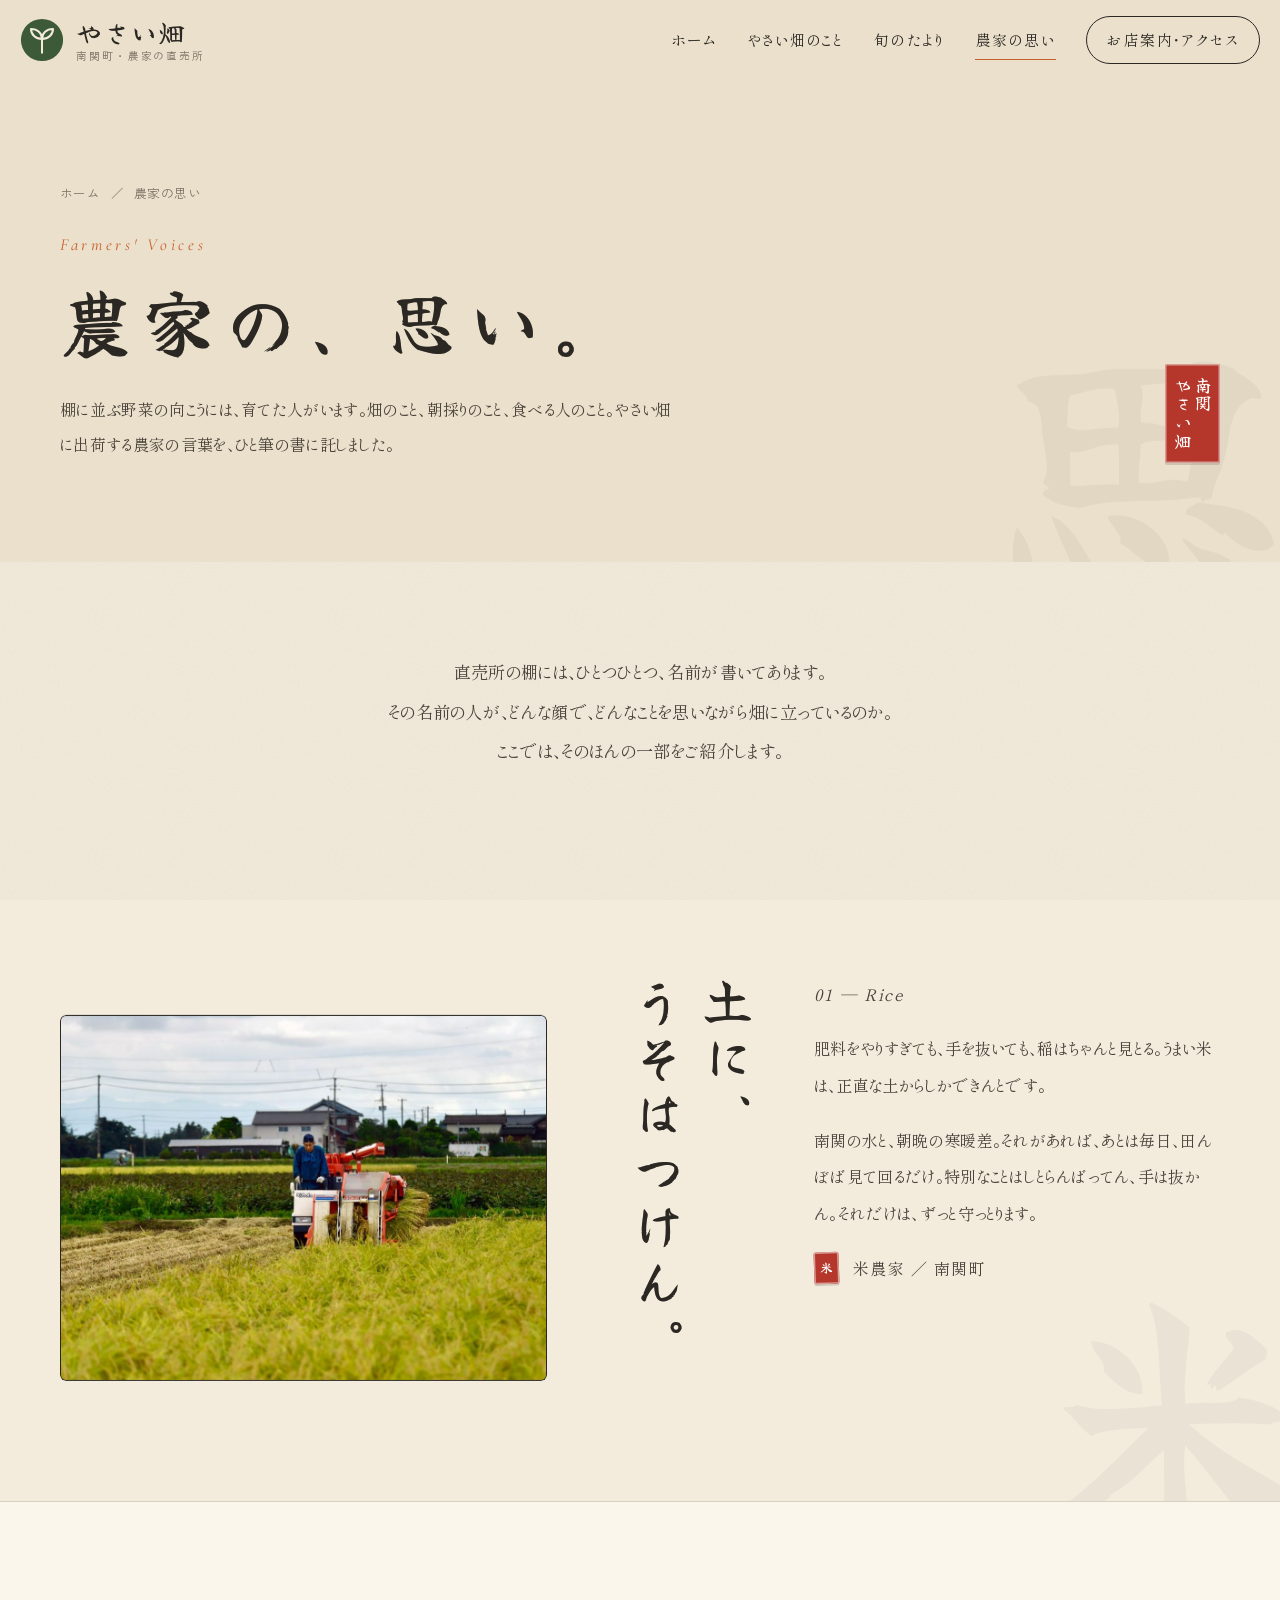
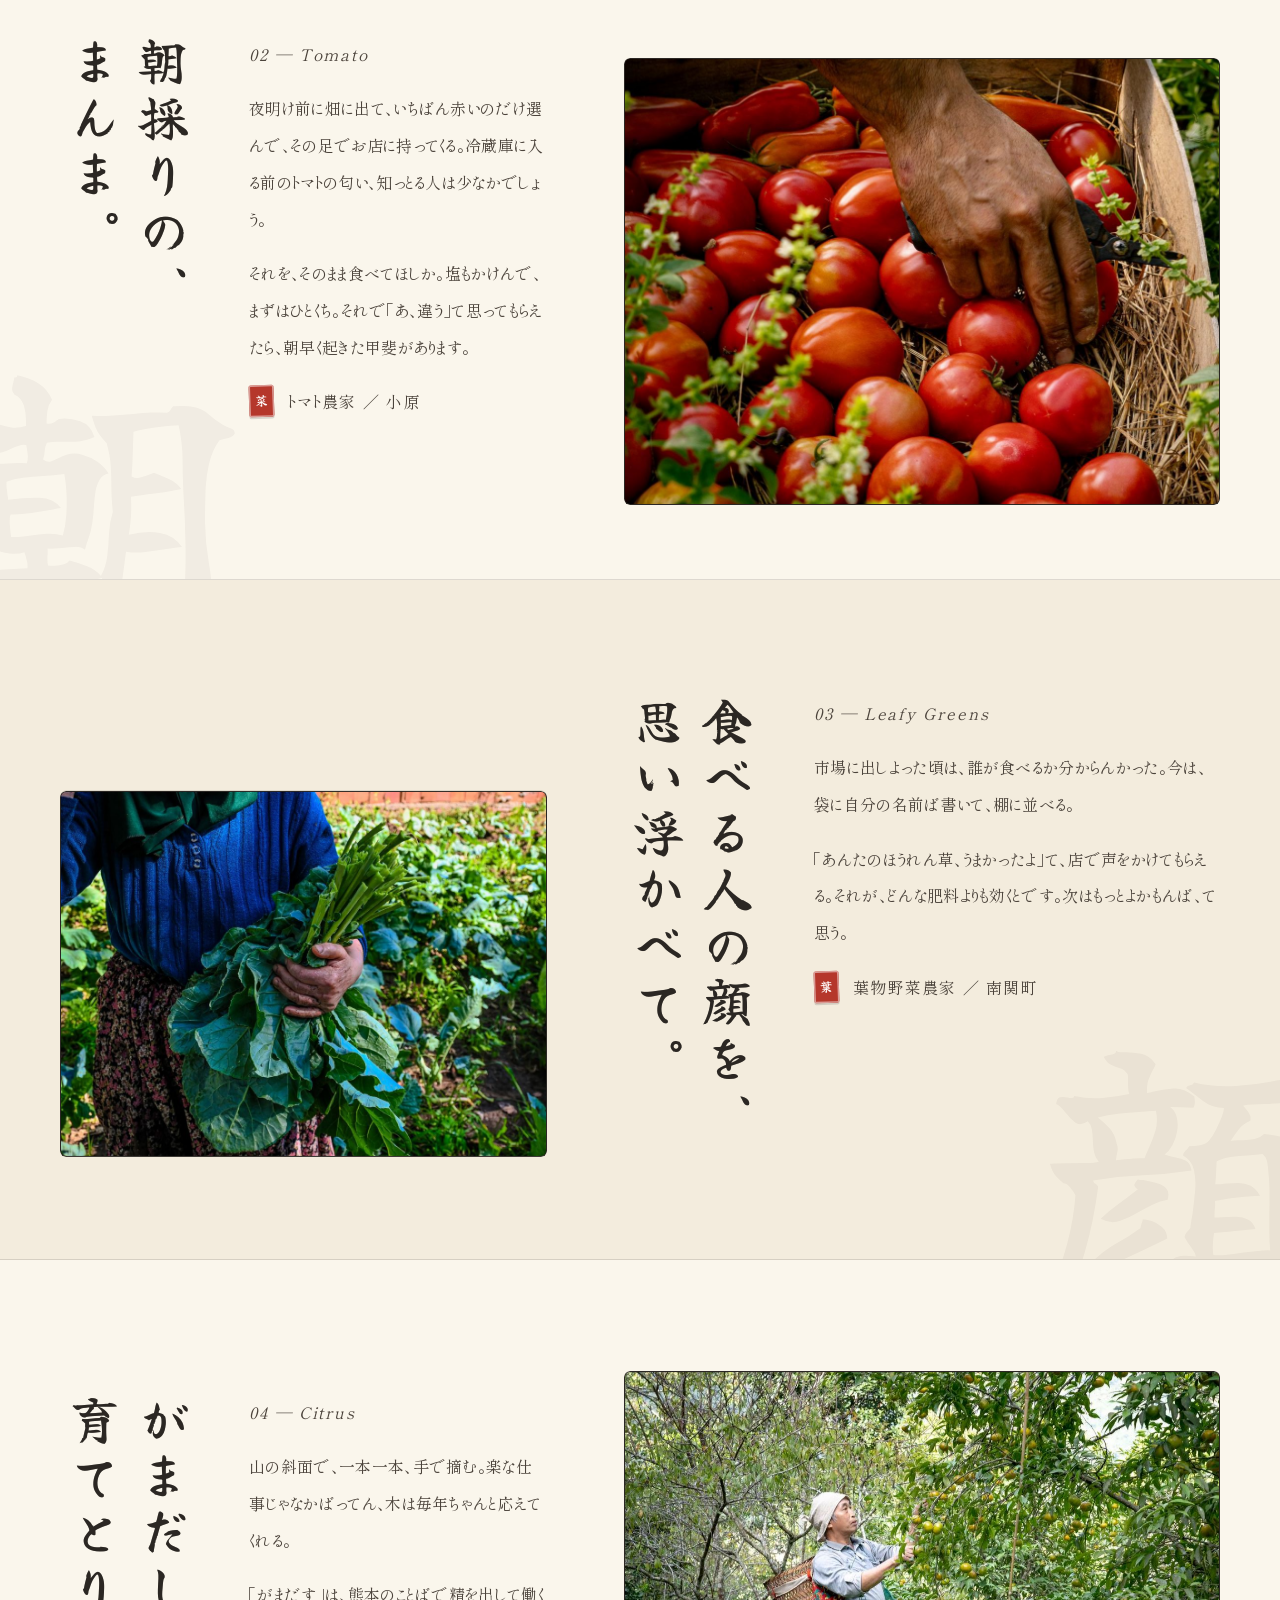
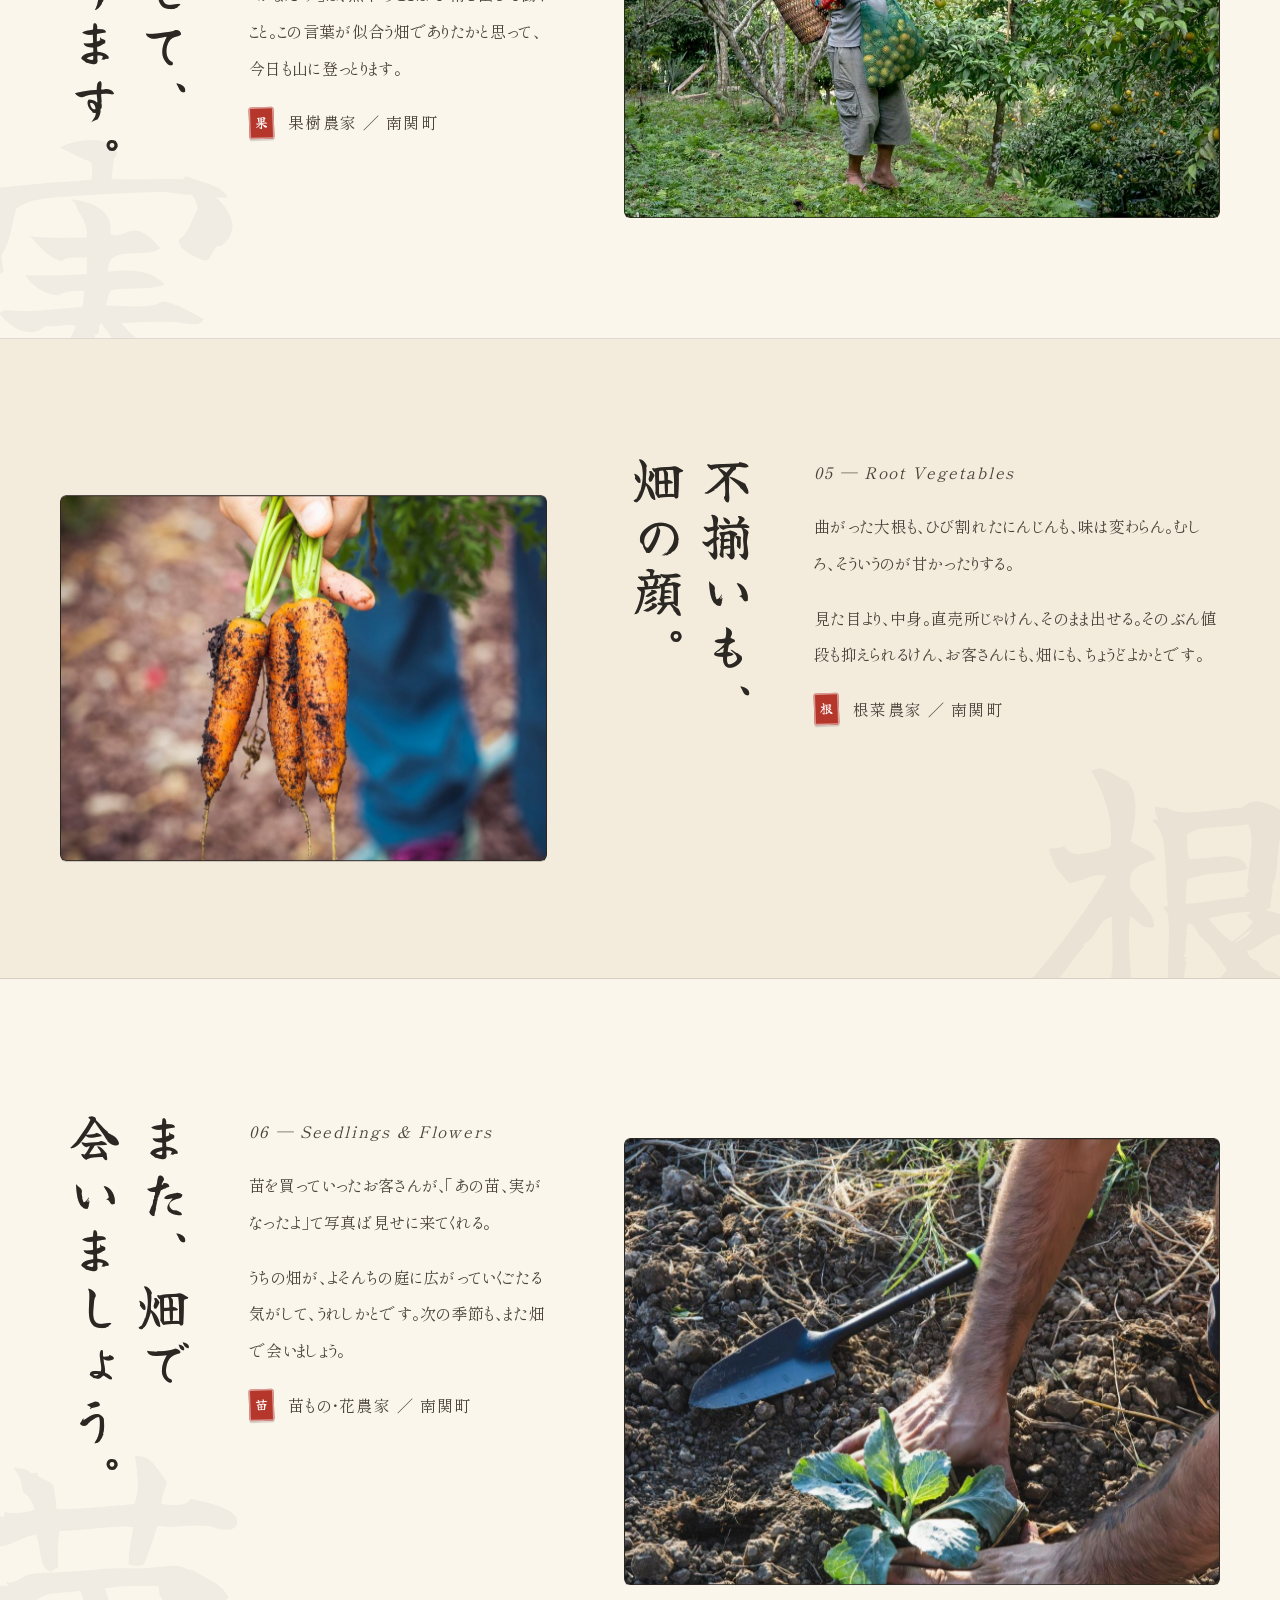
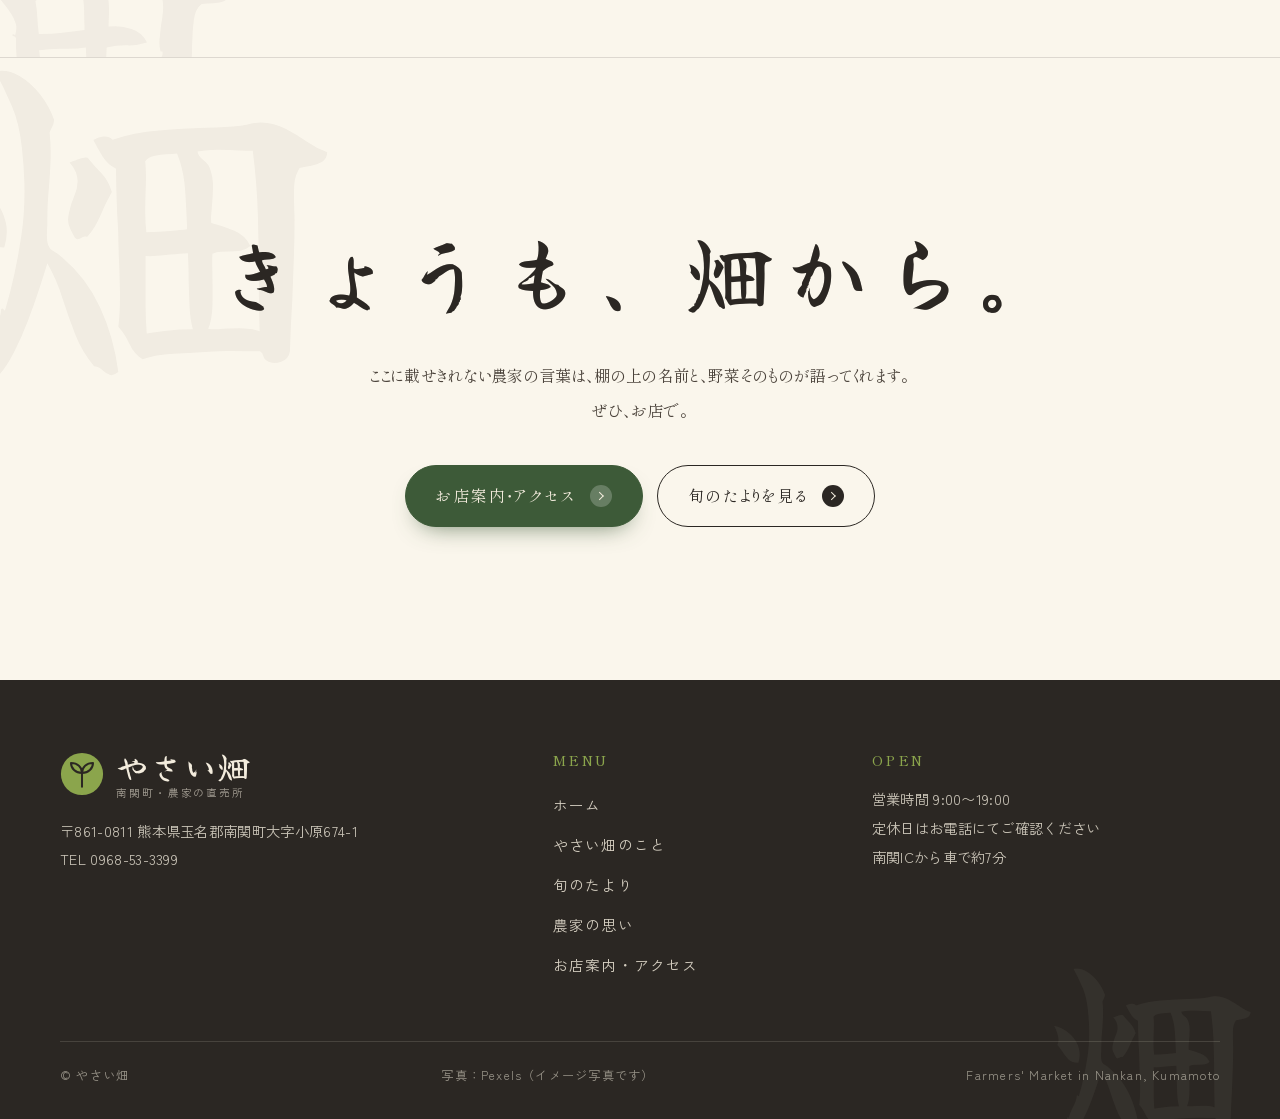
<file: farmers.html>
<!DOCTYPE html>
<html lang="ja" class="no-js">
<head>
<meta charset="UTF-8">
<meta name="viewport" content="width=device-width, initial-scale=1.0">
<title>農家の思い｜やさい畑 ― 熊本県南関町・農家が集まる野菜の直売所</title>
<meta name="description" content="やさい畑（熊本県玉名郡南関町）に野菜を出荷する農家の言葉。土のこと、朝採りのこと、食べる人のこと。棚に並ぶ野菜の向こうにいる、つくり手の思いを書に託して。">
<link rel="icon" href="data:image/svg+xml,%3Csvg xmlns='http://www.w3.org/2000/svg' viewBox='0 0 48 48'%3E%3Ccircle cx='24' cy='24' r='24' fill='%233d5a38'/%3E%3Cg fill='none' stroke='%23f3ecdd' stroke-width='2.2' stroke-linecap='round' stroke-linejoin='round'%3E%3Cpath d='M24 38V23'/%3E%3Cpath d='M24 23c-7 0-12-5-12-11 7 0 12 4 12 11z'/%3E%3Cpath d='M24 23c7 0 12-5 12-11-7 0-12 4-12 11z'/%3E%3C/g%3E%3C/svg%3E">
<link rel="preconnect" href="https://fonts.googleapis.com">
<link rel="preconnect" href="https://fonts.gstatic.com" crossorigin>
<link href="https://fonts.googleapis.com/css2?family=Yuji+Syuku&family=Yuji+Boku&family=Shippori+Mincho:wght@500;600;700&family=Zen+Kaku+Gothic+New:wght@400;500;700&family=Cormorant+Garamond:ital,wght@0,500;0,600;1,500;1,600&display=swap" rel="stylesheet">
<link rel="stylesheet" href="css/style.css">
</head>
<body data-page="farmers">
<div class="page-fade" aria-hidden="true"></div>

<svg xmlns="http://www.w3.org/2000/svg" style="display:none" aria-hidden="true">
  <symbol id="i-sprout" viewBox="0 0 48 48" fill="none" stroke="currentColor" stroke-width="1.8" stroke-linecap="round" stroke-linejoin="round"><path d="M24 42V24"/><path d="M24 24c-8 0-13-6-13-12 8 0 13 4 13 12z"/><path d="M24 24c8 0 13-6 13-12-8 0-13 4-13 12z"/></symbol>
  <symbol id="i-leaf" viewBox="0 0 48 48" fill="none" stroke="currentColor" stroke-width="1.8" stroke-linecap="round" stroke-linejoin="round"><path d="M10 38C10 20 24 10 40 10c0 16-10 30-28 30z"/><path d="M12 36c6-8 14-16 24-22"/></symbol>
  <symbol id="i-rice" viewBox="0 0 48 48" fill="none" stroke="currentColor" stroke-width="1.8" stroke-linecap="round" stroke-linejoin="round"><path d="M24 42V18"/><path d="M24 18c-4-1-7-5-7-10 4 0 7 4 7 10zM24 18c4-1 7-5 7-10-4 0-7 4-7 10zM24 26c-5-1-8-4-9-9 5 1 8 4 9 9zM24 26c5-1 8-4 9-9-5 1-8 4-9 9zM24 34c-5-1-9-4-10-9 5 1 9 4 10 9zM24 34c5-1 9-4 10-9-5 1-9 4-10 9z"/></symbol>
  <symbol id="i-tomato" viewBox="0 0 48 48" fill="none" stroke="currentColor" stroke-width="1.8" stroke-linecap="round" stroke-linejoin="round"><path d="M24 15c-8 0-14 6-14 13s6 13 14 13 14-6 14-13-6-13-14-13z"/><path d="M24 15c0-3 1-6 3-8M24 15c-3-2-7-3-10-2M24 15c3-2 7-3 10-2M24 15c-1-3-3-5-5-6"/></symbol>
  <symbol id="i-leafy" viewBox="0 0 48 48" fill="none" stroke="currentColor" stroke-width="1.8" stroke-linecap="round" stroke-linejoin="round"><path d="M24 42V22"/><path d="M24 22c-9 2-15-4-15-11 8-1 14 3 15 11zM24 22c9 2 15-4 15-11-8-1-14 3-15 11zM24 30c-7 1-12-3-13-9 7 0 11 3 13 9zM24 30c7 1 12-3 13-9-7 0-11 3-13 9z"/></symbol>
  <symbol id="i-mikan" viewBox="0 0 48 48" fill="none" stroke="currentColor" stroke-width="1.8" stroke-linecap="round" stroke-linejoin="round"><circle cx="24" cy="27" r="13"/><path d="M24 14c0-3 2-6 5-7"/><path d="M24 14c-3-3-8-3-11 0 3 2 8 2 11 0z"/></symbol>
  <symbol id="i-daikon" viewBox="0 0 48 48" fill="none" stroke="currentColor" stroke-width="1.8" stroke-linecap="round" stroke-linejoin="round"><path d="M18 14h12l-3 24c0 3-6 3-6 0z"/><path d="M20 14c0-4-2-7-4-9M24 14V5M28 14c0-4 2-7 4-9"/><path d="M22 22l4 8"/></symbol>
  <symbol id="i-seedling" viewBox="0 0 48 48" fill="none" stroke="currentColor" stroke-width="1.8" stroke-linecap="round" stroke-linejoin="round"><path d="M14 30h20l-2 10H16z"/><path d="M24 30V18"/><path d="M24 18c-6 0-10-4-10-9 6 0 10 3 10 9zM24 18c6 0 10-4 10-9-6 0-10 3-10 9z"/></symbol>
</svg>

<!-- ===== ヘッダー ===== -->
<header class="header">
  <div class="header__inner">
    <a href="index.html" class="logo" aria-label="やさい畑 トップページ">
      <svg class="logo__mark" viewBox="0 0 48 48" aria-hidden="true"><circle cx="24" cy="24" r="23" fill="#3d5a38"/><g fill="none" stroke="#f3ecdd" stroke-width="2.2" stroke-linecap="round" stroke-linejoin="round"><path d="M24 38V23"/><path d="M24 23c-7 0-12-5-12-11 7 0 12 4 12 11z"/><path d="M24 23c7 0 12-5 12-11-7 0-12 4-12 11z"/></g></svg>
      <span class="logo__text"><span class="logo__ja">やさい畑</span><span class="logo__sub">南関町・農家の直売所</span></span>
    </a>
    <nav class="nav" aria-label="メインナビゲーション">
      <a href="index.html" data-nav="home">ホーム</a>
      <a href="index.html#about" data-nav="about">やさい畑のこと</a>
      <a href="index.html#season" data-nav="season">旬のたより</a>
      <a href="farmers.html" data-nav="farmers">農家の思い</a>
      <a href="shop.html" data-nav="shop" class="nav__cta">お店案内・アクセス</a>
    </nav>
    <button class="menu-btn" aria-label="メニューを開く" aria-expanded="false"><span></span><span></span><span></span></button>
  </div>
</header>
<nav class="mobile-nav" aria-label="モバイルナビゲーション">
  <a href="index.html" data-nav="home"><span class="en">Home</span>ホーム</a>
  <a href="index.html#about" data-nav="about"><span class="en">About</span>やさい畑のこと</a>
  <a href="index.html#season" data-nav="season"><span class="en">Seasonal</span>旬のたより</a>
  <a href="farmers.html" data-nav="farmers"><span class="en">Voices</span>農家の思い</a>
  <a href="shop.html" data-nav="shop"><span class="en">Shop &amp; Access</span>お店案内・アクセス</a>
  <p class="mobile-nav__foot">やさい畑<br>〒861-0811 熊本県玉名郡南関町大字小原674-1<br>TEL 0968-53-3399</p>
</nav>

<main class="page">

<!-- ===== ページヒーロー ===== -->
<section class="page-hero">
  <p class="deco-sho" data-parallax="0.08">思</p>
  <div class="container page-hero__inner">
    <div>
      <p class="breadcrumb"><a href="index.html">ホーム</a><span>／</span><span>農家の思い</span></p>
      <span class="en">Farmers' Voices</span>
      <h1 class="sho sho-reveal">農家の、思い。</h1>
      <p class="lead reveal delay-1">棚に並ぶ野菜の向こうには、育てた人がいます。畑のこと、朝採りのこと、食べる人のこと。やさい畑に出荷する農家の言葉を、ひと筆の書に託しました。</p>
    </div>
    <span class="rakkan rakkan--lg page-hero__seal reveal-scale delay-2">南関<br>やさい畑</span>
  </div>
</section>

<!-- ===== 導入 ===== -->
<section class="section--tight section">
  <div class="container--narrow">
    <div class="lead-text reveal text-center">
      <p>直売所の棚には、ひとつひとつ、名前が書いてあります。<br>その名前の人が、どんな顔で、どんなことを思いながら畑に立っているのか。<br>ここでは、そのほんの一部をご紹介します。</p>
    </div>
  </div>
</section>

<!-- ===== 思い 01 ===== -->
<section class="voice">
  <p class="deco-sho" aria-hidden="true">米</p>
  <div class="container voice__grid">
    <figure class="photo reveal-img" data-label="米農家・田んぼ" data-parallax="0.1"><img src="images/farmer-01.jpg" alt="米農家"></figure>
    <div class="voice__body">
      <p class="voice__sho sho sho--v sho-reveal">土に、<br>うそはつけん。</p>
      <div class="voice__text reveal delay-1">
        <p class="voice__num">01 — Rice</p>
        <p>肥料をやりすぎても、手を抜いても、稲はちゃんと見とる。うまい米は、正直な土からしかできんとです。</p>
        <p>南関の水と、朝晩の寒暖差。それがあれば、あとは毎日、田んぼば見て回るだけ。特別なことはしとらんばってん、手は抜かん。それだけは、ずっと守っとります。</p>
        <p class="voice__who"><span class="rakkan">米</span>米農家 ／ 南関町</p>
      </div>
    </div>
  </div>
</section>

<!-- ===== 思い 02 ===== -->
<section class="voice voice--alt section--paper">
  <p class="deco-sho" aria-hidden="true">朝</p>
  <div class="container voice__grid">
    <figure class="photo reveal-img" data-label="トマト農家・ハウス" data-parallax="0.1"><img src="images/farmer-02.jpg" alt="トマト農家"></figure>
    <div class="voice__body">
      <p class="voice__sho sho sho--v sho-reveal">朝採りの、<br>まんま。</p>
      <div class="voice__text reveal delay-1">
        <p class="voice__num">02 — Tomato</p>
        <p>夜明け前に畑に出て、いちばん赤いのだけ選んで、その足でお店に持ってくる。冷蔵庫に入る前のトマトの匂い、知っとる人は少なかでしょう。</p>
        <p>それを、そのまま食べてほしか。塩もかけんで、まずはひとくち。それで「あ、違う」て思ってもらえたら、朝早く起きた甲斐があります。</p>
        <p class="voice__who"><span class="rakkan">菜</span>トマト農家 ／ 小原</p>
      </div>
    </div>
  </div>
</section>

<!-- ===== 思い 03 ===== -->
<section class="voice">
  <p class="deco-sho" aria-hidden="true">顔</p>
  <div class="container voice__grid">
    <figure class="photo reveal-img" data-label="葉物野菜農家・畑" data-parallax="0.1"><img src="images/farmer-03.jpg" alt="葉物野菜農家"></figure>
    <div class="voice__body">
      <p class="voice__sho sho sho--v sho-reveal">食べる人の顔を、<br>思い浮かべて。</p>
      <div class="voice__text reveal delay-1">
        <p class="voice__num">03 — Leafy Greens</p>
        <p>市場に出しよった頃は、誰が食べるか分からんかった。今は、袋に自分の名前ば書いて、棚に並べる。</p>
        <p>「あんたのほうれん草、うまかったよ」て、店で声をかけてもらえる。それが、どんな肥料よりも効くとです。次はもっとよかもんば、て思う。</p>
        <p class="voice__who"><span class="rakkan">葉</span>葉物野菜農家 ／ 南関町</p>
      </div>
    </div>
  </div>
</section>

<!-- ===== 思い 04 ===== -->
<section class="voice voice--alt section--paper">
  <p class="deco-sho" aria-hidden="true">実</p>
  <div class="container voice__grid">
    <figure class="photo reveal-img" data-label="果樹農家・みかん山" data-parallax="0.1"><img src="images/farmer-04.jpg" alt="果樹農家"></figure>
    <div class="voice__body">
      <p class="voice__sho sho sho--v sho-reveal">がまだして、<br>育てとります。</p>
      <div class="voice__text reveal delay-1">
        <p class="voice__num">04 — Citrus</p>
        <p>山の斜面で、一本一本、手で摘む。楽な仕事じゃなかばってん、木は毎年ちゃんと応えてくれる。</p>
        <p>「がまだす」は、熊本のことばで精を出して働くこと。この言葉が似合う畑でありたかと思って、今日も山に登っとります。</p>
        <p class="voice__who"><span class="rakkan">果</span>果樹農家 ／ 南関町</p>
      </div>
    </div>
  </div>
</section>

<!-- ===== 思い 05 ===== -->
<section class="voice">
  <p class="deco-sho" aria-hidden="true">根</p>
  <div class="container voice__grid">
    <figure class="photo reveal-img" data-label="根菜農家・畑" data-parallax="0.1"><img src="images/farmer-05.jpg" alt="根菜農家"></figure>
    <div class="voice__body">
      <p class="voice__sho sho sho--v sho-reveal">不揃いも、<br>畑の顔。</p>
      <div class="voice__text reveal delay-1">
        <p class="voice__num">05 — Root Vegetables</p>
        <p>曲がった大根も、ひび割れたにんじんも、味は変わらん。むしろ、そういうのが甘かったりする。</p>
        <p>見た目より、中身。直売所じゃけん、そのまま出せる。そのぶん値段も抑えられるけん、お客さんにも、畑にも、ちょうどよかとです。</p>
        <p class="voice__who"><span class="rakkan">根</span>根菜農家 ／ 南関町</p>
      </div>
    </div>
  </div>
</section>

<!-- ===== 思い 06 ===== -->
<section class="voice voice--alt section--paper">
  <p class="deco-sho" aria-hidden="true">苗</p>
  <div class="container voice__grid">
    <figure class="photo reveal-img" data-label="苗もの・花農家" data-parallax="0.1"><img src="images/farmer-06.jpg" alt="苗もの・花農家"></figure>
    <div class="voice__body">
      <p class="voice__sho sho sho--v sho-reveal">また、畑で<br>会いましょう。</p>
      <div class="voice__text reveal delay-1">
        <p class="voice__num">06 — Seedlings &amp; Flowers</p>
        <p>苗を買っていったお客さんが、「あの苗、実がなったよ」て写真ば見せに来てくれる。</p>
        <p>うちの畑が、よそんちの庭に広がっていくごたる気がして、うれしかとです。次の季節も、また畑で会いましょう。</p>
        <p class="voice__who"><span class="rakkan">苗</span>苗もの・花農家 ／ 南関町</p>
      </div>
    </div>
  </div>
</section>

<!-- ===== 締めの書 ===== -->
<section class="closing">
  <p class="deco-sho" style="left:-4%; top:-10%;" data-parallax="0.06">畑</p>
  <div class="container">
    <p class="closing__sho sho sho-reveal">きょうも、畑から。</p>
    <p class="closing__text reveal delay-1">ここに載せきれない農家の言葉は、棚の上の名前と、野菜そのものが語ってくれます。<br>ぜひ、お店で。</p>
    <div class="btns reveal delay-2">
      <a href="shop.html" class="btn">お店案内・アクセス <span class="arrow"></span></a>
      <a href="index.html#season" class="btn btn--ghost">旬のたよりを見る <span class="arrow"></span></a>
    </div>
  </div>
</section>

</main>

<!-- ===== フッター ===== -->
<footer class="footer">
  <p class="footer__sho" aria-hidden="true">畑</p>
  <div class="container">
    <div class="footer__grid">
      <div>
        <a href="index.html" class="logo footer__logo" aria-label="やさい畑 トップページ">
          <svg class="logo__mark" viewBox="0 0 48 48" aria-hidden="true"><circle cx="24" cy="24" r="23" fill="#8ba54c"/><g fill="none" stroke="#2b2723" stroke-width="2.2" stroke-linecap="round" stroke-linejoin="round"><path d="M24 38V23"/><path d="M24 23c-7 0-12-5-12-11 7 0 12 4 12 11z"/><path d="M24 23c7 0 12-5 12-11-7 0-12 4-12 11z"/></g></svg>
          <span class="logo__text"><span class="logo__ja">やさい畑</span><span class="logo__sub">南関町・農家の直売所</span></span>
        </a>
        <p class="footer__addr">〒861-0811 熊本県玉名郡南関町大字小原674-1<br>TEL <a href="tel:0968-53-3399">0968-53-3399</a></p>
      </div>
      <div>
        <h4>MENU</h4>
        <nav class="footer__nav">
          <a href="index.html">ホーム</a>
          <a href="index.html#about">やさい畑のこと</a>
          <a href="index.html#season">旬のたより</a>
          <a href="farmers.html">農家の思い</a>
          <a href="shop.html">お店案内・アクセス</a>
        </nav>
      </div>
      <div>
        <h4>OPEN</h4>
        <p class="footer__hours">営業時間 9:00〜19:00<br>定休日はお電話にてご確認ください<br>南関ICから車で約7分</p>
      </div>
    </div>
    <div class="footer__bottom">
      <span>&copy; やさい畑</span>
      <span>写真：<a href="https://www.pexels.com/" target="_blank" rel="noopener">Pexels</a>（イメージ写真です）</span>
      <span>Farmers' Market in Nankan, Kumamoto</span>
    </div>
  </div>
</footer>
<button class="to-top" aria-label="ページの先頭へ戻る"></button>

<script src="js/main.js"></script>
</body>
</html>
</file>
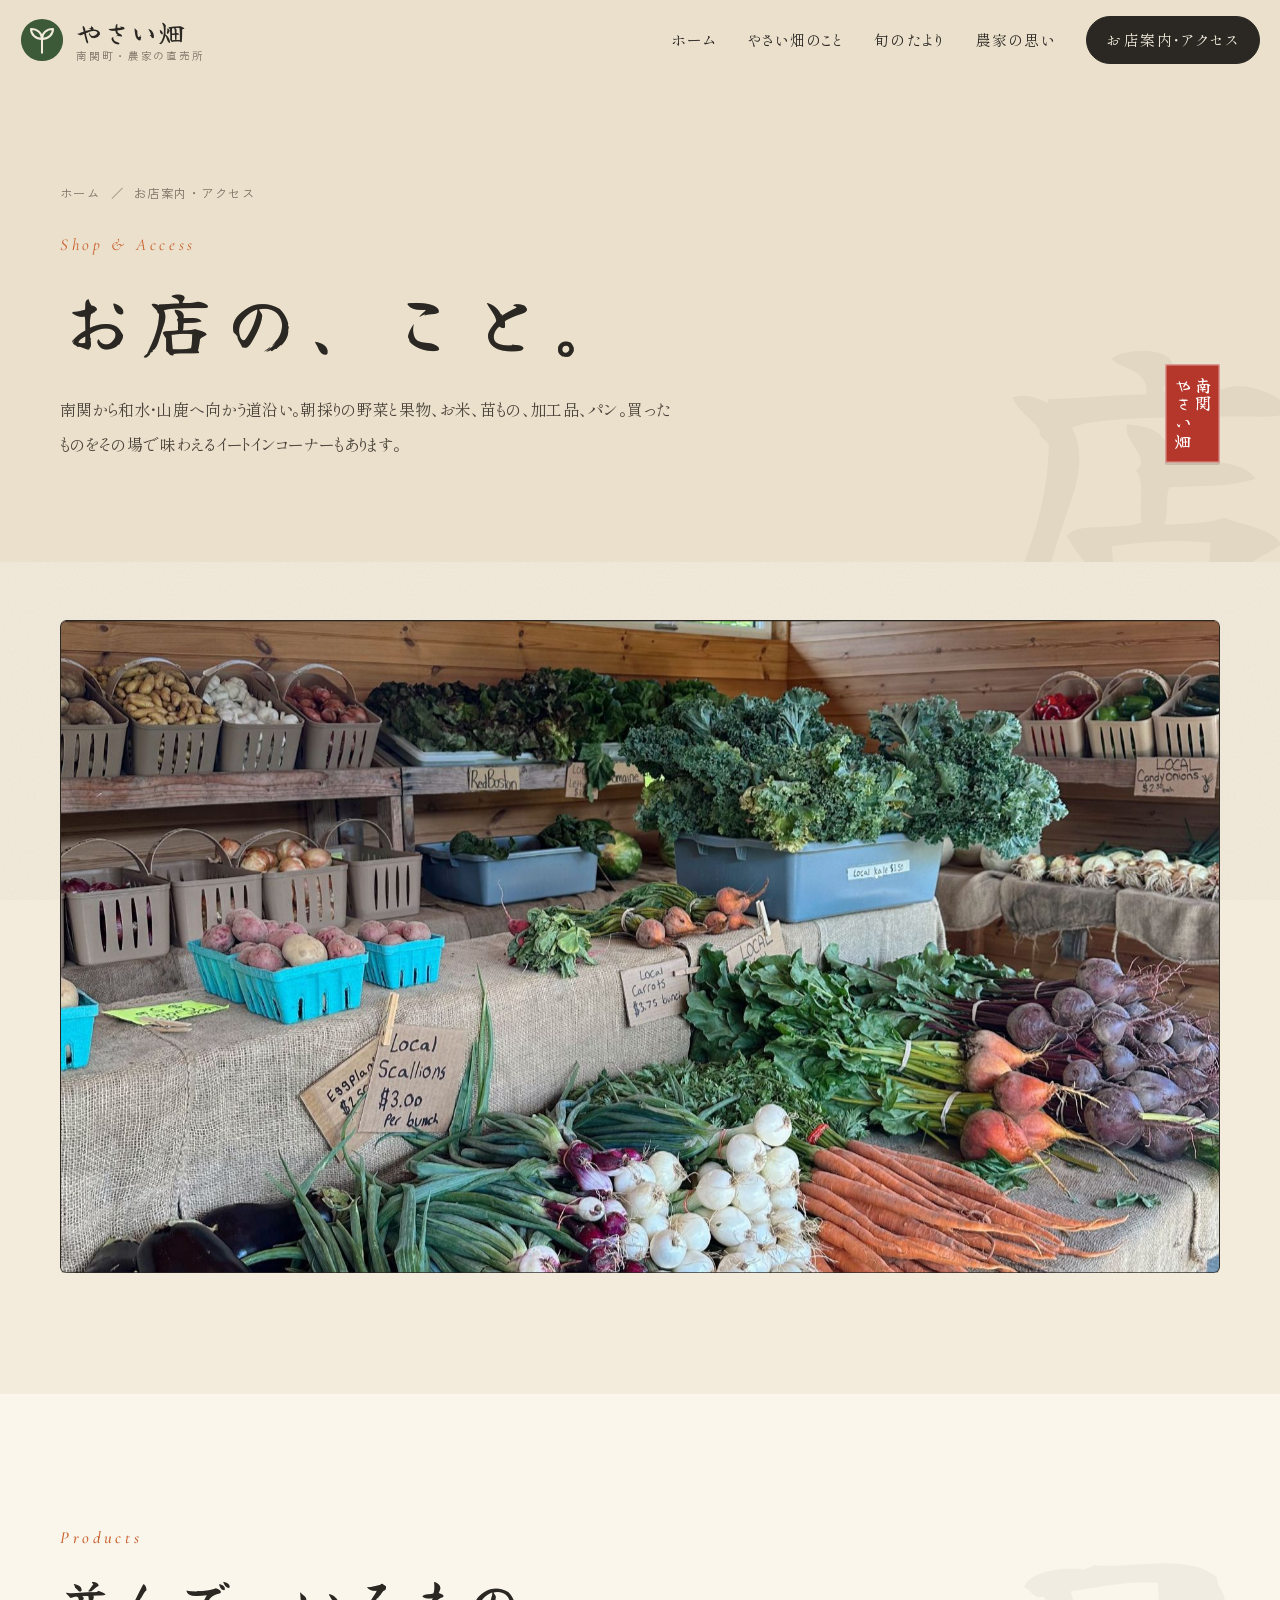
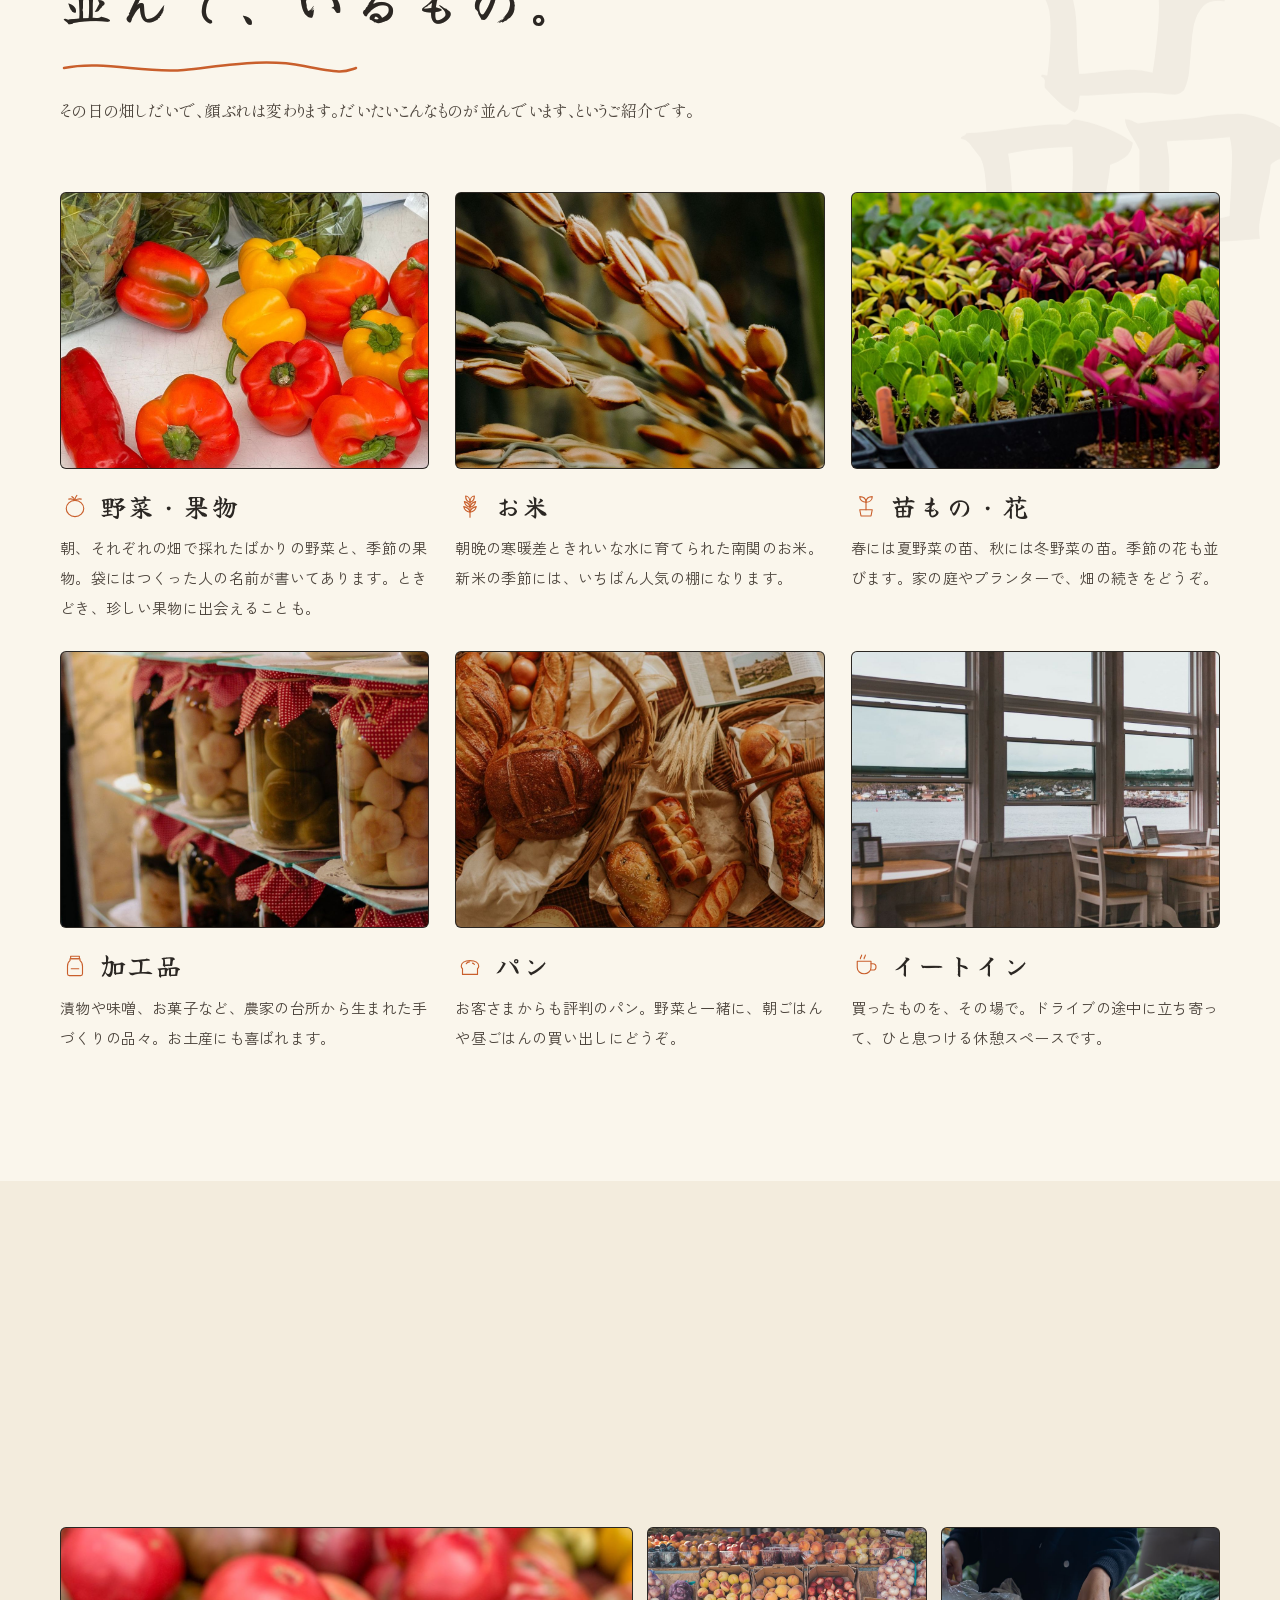
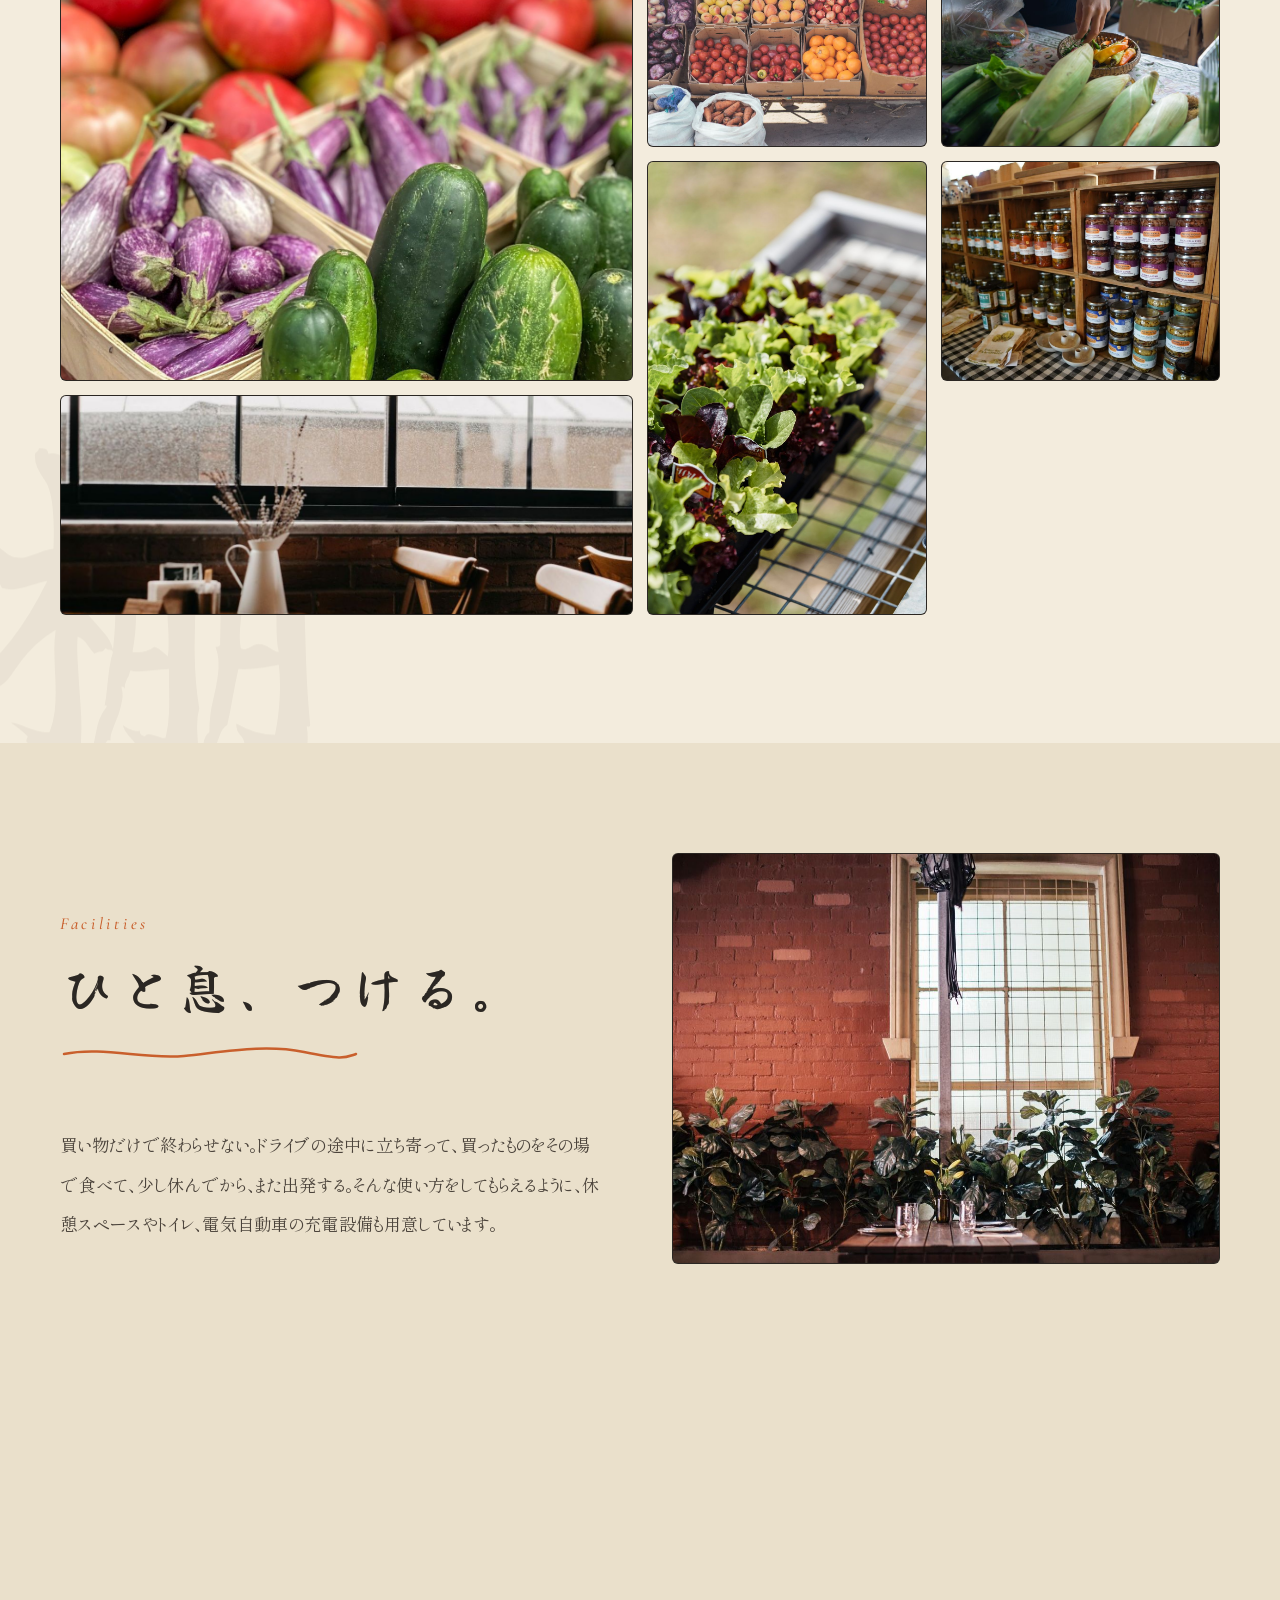
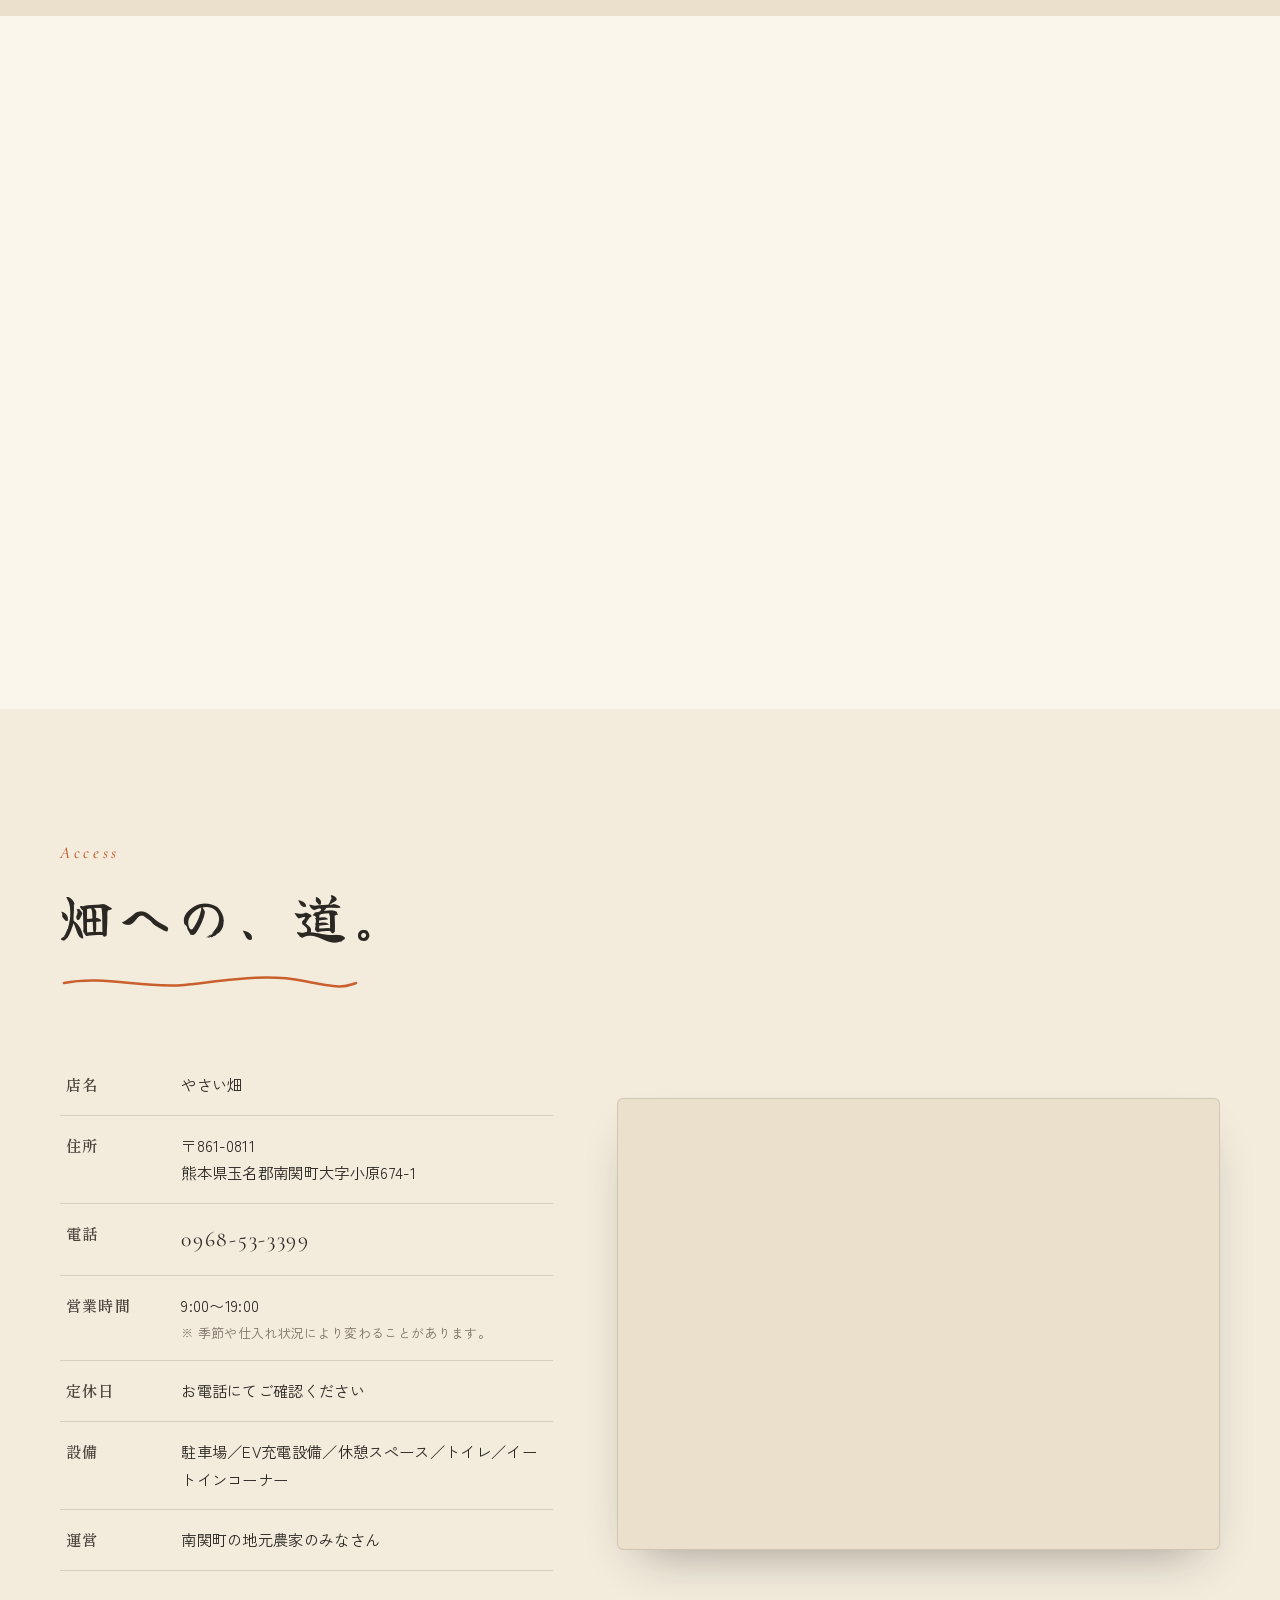
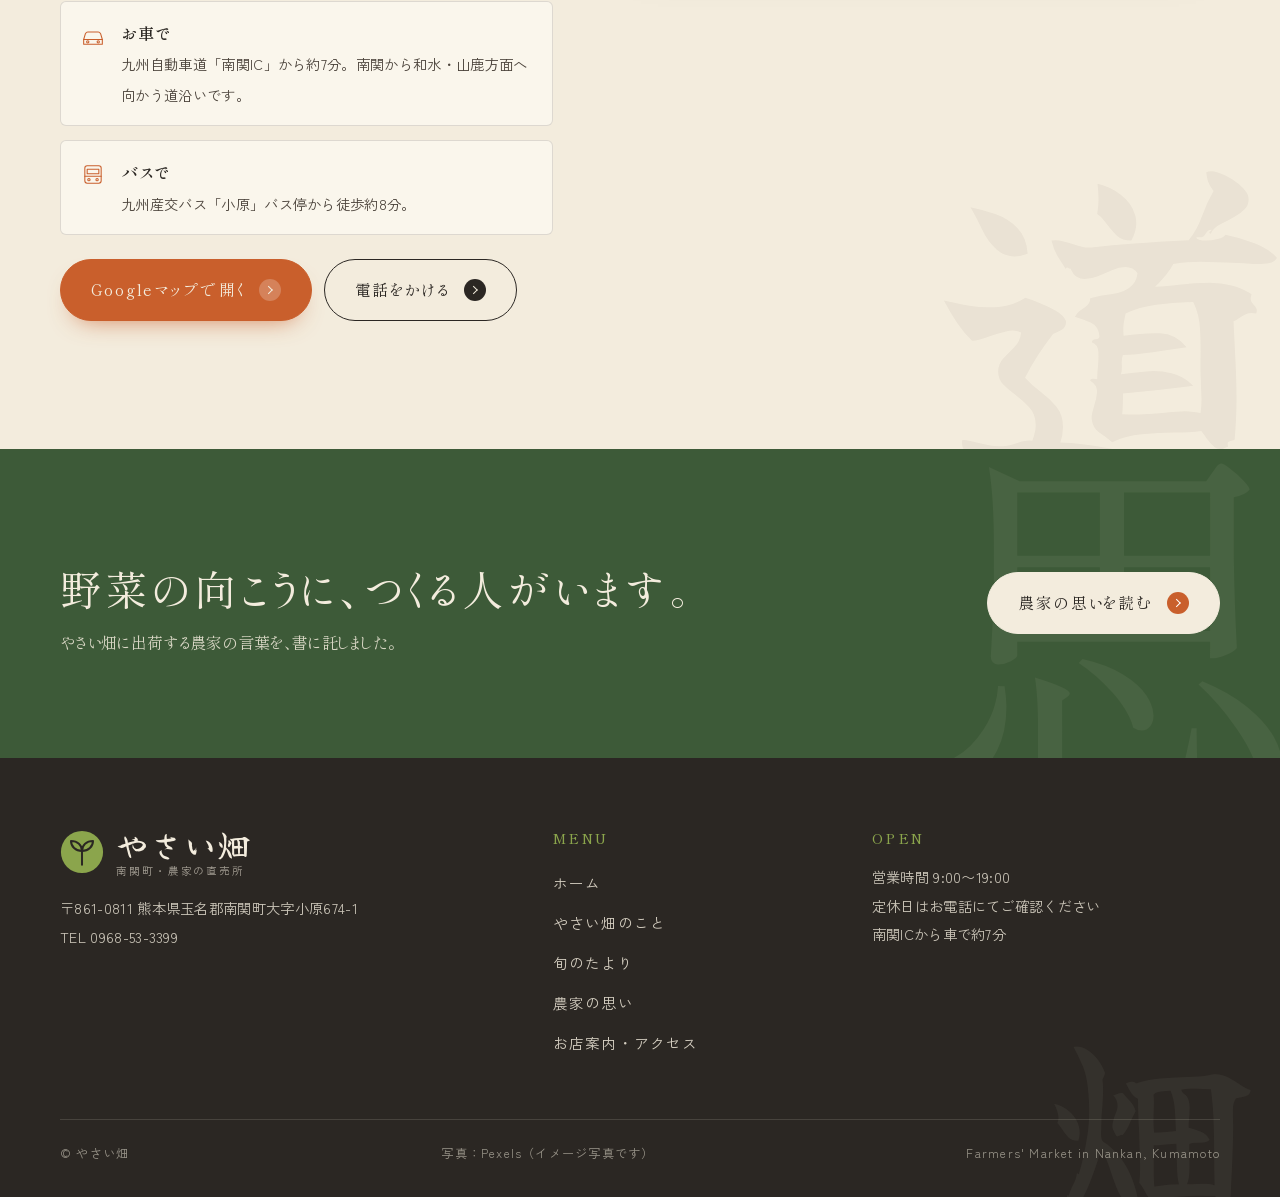
<file: shop.html>
<!DOCTYPE html>
<html lang="ja" class="no-js">
<head>
<meta charset="UTF-8">
<meta name="viewport" content="width=device-width, initial-scale=1.0">
<title>お店案内・アクセス｜やさい畑 ― 熊本県南関町・農家が集まる野菜の直売所</title>
<meta name="description" content="やさい畑（熊本県玉名郡南関町大字小原674-1）のお店案内。営業時間 9:00〜19:00、TEL 0968-53-3399。野菜・果物・お米・苗もの・加工品・パン、イートインコーナー、EV充電設備あり。南関ICから車で約7分、九州産交バス「小原」バス停から徒歩約8分。">
<link rel="icon" href="data:image/svg+xml,%3Csvg xmlns='http://www.w3.org/2000/svg' viewBox='0 0 48 48'%3E%3Ccircle cx='24' cy='24' r='24' fill='%233d5a38'/%3E%3Cg fill='none' stroke='%23f3ecdd' stroke-width='2.2' stroke-linecap='round' stroke-linejoin='round'%3E%3Cpath d='M24 38V23'/%3E%3Cpath d='M24 23c-7 0-12-5-12-11 7 0 12 4 12 11z'/%3E%3Cpath d='M24 23c7 0 12-5 12-11-7 0-12 4-12 11z'/%3E%3C/g%3E%3C/svg%3E">
<link rel="preconnect" href="https://fonts.googleapis.com">
<link rel="preconnect" href="https://fonts.gstatic.com" crossorigin>
<link href="https://fonts.googleapis.com/css2?family=Yuji+Syuku&family=Yuji+Boku&family=Shippori+Mincho:wght@500;600;700&family=Zen+Kaku+Gothic+New:wght@400;500;700&family=Cormorant+Garamond:ital,wght@0,500;0,600;1,500;1,600&display=swap" rel="stylesheet">
<link rel="stylesheet" href="css/style.css">
</head>
<body data-page="shop">
<div class="page-fade" aria-hidden="true"></div>

<svg xmlns="http://www.w3.org/2000/svg" style="display:none" aria-hidden="true">
  <symbol id="i-tomato" viewBox="0 0 48 48" fill="none" stroke="currentColor" stroke-width="1.8" stroke-linecap="round" stroke-linejoin="round"><path d="M24 15c-8 0-14 6-14 13s6 13 14 13 14-6 14-13-6-13-14-13z"/><path d="M24 15c0-3 1-6 3-8M24 15c-3-2-7-3-10-2M24 15c3-2 7-3 10-2M24 15c-1-3-3-5-5-6"/></symbol>
  <symbol id="i-rice" viewBox="0 0 48 48" fill="none" stroke="currentColor" stroke-width="1.8" stroke-linecap="round" stroke-linejoin="round"><path d="M24 42V18"/><path d="M24 18c-4-1-7-5-7-10 4 0 7 4 7 10zM24 18c4-1 7-5 7-10-4 0-7 4-7 10zM24 26c-5-1-8-4-9-9 5 1 8 4 9 9zM24 26c5-1 8-4 9-9-5 1-8 4-9 9zM24 34c-5-1-9-4-10-9 5 1 9 4 10 9zM24 34c5-1 9-4 10-9-5 1-9 4-10 9z"/></symbol>
  <symbol id="i-seedling" viewBox="0 0 48 48" fill="none" stroke="currentColor" stroke-width="1.8" stroke-linecap="round" stroke-linejoin="round"><path d="M14 30h20l-2 10H16z"/><path d="M24 30V18"/><path d="M24 18c-6 0-10-4-10-9 6 0 10 3 10 9zM24 18c6 0 10-4 10-9-6 0-10 3-10 9z"/></symbol>
  <symbol id="i-jar" viewBox="0 0 48 48" fill="none" stroke="currentColor" stroke-width="1.8" stroke-linecap="round" stroke-linejoin="round"><path d="M16 14h16v3c3 2 4 5 4 9v12c0 2-1 3-3 3H15c-2 0-3-1-3-3V26c0-4 1-7 4-9z"/><path d="M17 10h14v4H17z"/><path d="M18 30h12"/></symbol>
  <symbol id="i-bread" viewBox="0 0 48 48" fill="none" stroke="currentColor" stroke-width="1.8" stroke-linecap="round" stroke-linejoin="round"><path d="M10 26c0-5 5-9 14-9s14 4 14 9c0 2-1 3-2 4v9H12v-9c-1-1-2-2-2-4z"/><path d="M18 22c1-2 3-3 5-3M28 21c1 0 2 1 3 2"/></symbol>
  <symbol id="i-cafe" viewBox="0 0 48 48" fill="none" stroke="currentColor" stroke-width="1.8" stroke-linecap="round" stroke-linejoin="round"><path d="M10 18h22v10c0 6-5 10-11 10s-11-4-11-10z"/><path d="M32 22h3c3 0 5 2 5 5s-2 5-5 5h-3"/><path d="M17 8c0 3-2 3-2 6M23 8c0 3-2 3-2 6"/></symbol>
  <symbol id="i-ev" viewBox="0 0 48 48" fill="none" stroke="currentColor" stroke-width="1.8" stroke-linecap="round" stroke-linejoin="round"><path d="M12 12h18v28H12z"/><path d="M30 20h4v10c0 2 2 3 4 3s4-1 4-3V18l-4-4"/><path d="M23 18l-5 8h6l-4 8"/></symbol>
  <symbol id="i-rest" viewBox="0 0 48 48" fill="none" stroke="currentColor" stroke-width="1.8" stroke-linecap="round" stroke-linejoin="round"><path d="M8 30h32"/><path d="M12 30V20c0-2 2-4 4-4h16c2 0 4 2 4 4v10"/><path d="M12 30v6M36 30v6"/><path d="M18 24h12"/></symbol>
  <symbol id="i-toilet" viewBox="0 0 48 48" fill="none" stroke="currentColor" stroke-width="1.8" stroke-linecap="round" stroke-linejoin="round"><circle cx="17" cy="11" r="3"/><path d="M12 18h10l-1 10h-2v10h-4V28h-2z"/><circle cx="31" cy="11" r="3"/><path d="M27 18h8l2 10h-2l-1 10h-6l-1-10h-2z"/></symbol>
  <symbol id="i-parking" viewBox="0 0 48 48" fill="none" stroke="currentColor" stroke-width="1.8" stroke-linecap="round" stroke-linejoin="round"><rect x="8" y="8" width="32" height="32" rx="4"/><path d="M19 34V14h7c4 0 6 2 6 6s-2 6-6 6h-7"/></symbol>
  <symbol id="i-car" viewBox="0 0 48 48" fill="none" stroke="currentColor" stroke-width="1.8" stroke-linecap="round" stroke-linejoin="round"><path d="M8 30l3-10c1-2 2-3 4-3h18c2 0 3 1 4 3l3 10v8H8z"/><path d="M8 30h32"/><circle cx="15" cy="34" r="2"/><circle cx="33" cy="34" r="2"/></symbol>
  <symbol id="i-bus" viewBox="0 0 48 48" fill="none" stroke="currentColor" stroke-width="1.8" stroke-linecap="round" stroke-linejoin="round"><rect x="10" y="8" width="28" height="30" rx="4"/><path d="M10 26h28M14 14h20v8H14z"/><circle cx="17" cy="32" r="2"/><circle cx="31" cy="32" r="2"/></symbol>
  <symbol id="i-sun" viewBox="0 0 48 48" fill="none" stroke="currentColor" stroke-width="1.8" stroke-linecap="round" stroke-linejoin="round"><circle cx="24" cy="24" r="8"/><path d="M24 6v5M24 37v5M6 24h5M37 24h5M11 11l3 3M34 34l3 3M11 37l3-3M34 14l3-3"/></symbol>
  <symbol id="i-basket" viewBox="0 0 48 48" fill="none" stroke="currentColor" stroke-width="1.8" stroke-linecap="round" stroke-linejoin="round"><path d="M8 20h32l-3 18H11z"/><path d="M14 20c2-6 5-10 10-10s8 4 10 10"/><path d="M18 26v6M24 26v6M30 26v6"/></symbol>
  <symbol id="i-hand" viewBox="0 0 48 48" fill="none" stroke="currentColor" stroke-width="1.8" stroke-linecap="round" stroke-linejoin="round"><path d="M14 26V14c0-2 1-3 3-3s3 1 3 3v10M20 12c0-2 1-3 3-3s3 1 3 3v12M26 14c0-2 1-3 3-3s3 1 3 3v10"/><path d="M32 24l4-4c2-2 5 0 4 3l-6 10c-2 4-6 7-11 7-6 0-10-4-10-10v-4"/></symbol>
  <symbol id="i-clock" viewBox="0 0 48 48" fill="none" stroke="currentColor" stroke-width="1.8" stroke-linecap="round" stroke-linejoin="round"><circle cx="24" cy="24" r="16"/><path d="M24 14v10l6 4"/></symbol>
  <symbol id="i-pin" viewBox="0 0 48 48" fill="none" stroke="currentColor" stroke-width="1.8" stroke-linecap="round" stroke-linejoin="round"><path d="M24 42s12-12 12-22a12 12 0 0 0-24 0c0 10 12 22 12 22z"/><circle cx="24" cy="20" r="4"/></symbol>
</svg>

<!-- ===== ヘッダー ===== -->
<header class="header">
  <div class="header__inner">
    <a href="index.html" class="logo" aria-label="やさい畑 トップページ">
      <svg class="logo__mark" viewBox="0 0 48 48" aria-hidden="true"><circle cx="24" cy="24" r="23" fill="#3d5a38"/><g fill="none" stroke="#f3ecdd" stroke-width="2.2" stroke-linecap="round" stroke-linejoin="round"><path d="M24 38V23"/><path d="M24 23c-7 0-12-5-12-11 7 0 12 4 12 11z"/><path d="M24 23c7 0 12-5 12-11-7 0-12 4-12 11z"/></g></svg>
      <span class="logo__text"><span class="logo__ja">やさい畑</span><span class="logo__sub">南関町・農家の直売所</span></span>
    </a>
    <nav class="nav" aria-label="メインナビゲーション">
      <a href="index.html" data-nav="home">ホーム</a>
      <a href="index.html#about" data-nav="about">やさい畑のこと</a>
      <a href="index.html#season" data-nav="season">旬のたより</a>
      <a href="farmers.html" data-nav="farmers">農家の思い</a>
      <a href="shop.html" data-nav="shop" class="nav__cta">お店案内・アクセス</a>
    </nav>
    <button class="menu-btn" aria-label="メニューを開く" aria-expanded="false"><span></span><span></span><span></span></button>
  </div>
</header>
<nav class="mobile-nav" aria-label="モバイルナビゲーション">
  <a href="index.html" data-nav="home"><span class="en">Home</span>ホーム</a>
  <a href="index.html#about" data-nav="about"><span class="en">About</span>やさい畑のこと</a>
  <a href="index.html#season" data-nav="season"><span class="en">Seasonal</span>旬のたより</a>
  <a href="farmers.html" data-nav="farmers"><span class="en">Voices</span>農家の思い</a>
  <a href="shop.html" data-nav="shop"><span class="en">Shop &amp; Access</span>お店案内・アクセス</a>
  <p class="mobile-nav__foot">やさい畑<br>〒861-0811 熊本県玉名郡南関町大字小原674-1<br>TEL 0968-53-3399</p>
</nav>

<main class="page">

<!-- ===== ページヒーロー ===== -->
<section class="page-hero">
  <p class="deco-sho" data-parallax="0.08">店</p>
  <div class="container page-hero__inner">
    <div>
      <p class="breadcrumb"><a href="index.html">ホーム</a><span>／</span><span>お店案内・アクセス</span></p>
      <span class="en">Shop &amp; Access</span>
      <h1 class="sho sho-reveal">お店の、こと。</h1>
      <p class="lead reveal delay-1">南関から和水・山鹿へ向かう道沿い。朝採りの野菜と果物、お米、苗もの、加工品、パン。買ったものをその場で味わえるイートインコーナーもあります。</p>
    </div>
    <span class="rakkan rakkan--lg page-hero__seal reveal-scale delay-2">南関<br>やさい畑</span>
  </div>
</section>

<!-- ===== 外観 ===== -->
<section class="section--tight section">
  <div class="container">
    <figure class="photo photo--wide reveal-img" data-label="店舗外観" data-parallax="0.06"><img src="images/shop-exterior.jpg" alt="やさい畑 店舗外観"></figure>
  </div>
</section>

<!-- ===== 取り扱い ===== -->
<section class="section section--paper" id="items">
  <p class="deco-sho" style="right:-3%; top:6%;" data-parallax="0.06">品</p>
  <div class="container">
    <div class="sec-head reveal">
      <span class="en">Products</span>
      <h2 class="sho sho-reveal">並んで、いるもの。</h2>
      <svg class="ink-line draw" viewBox="0 0 300 20" aria-hidden="true"><path d="M4 12c40-8 80 6 120 2s80-12 120-4 40 6 52 2" fill="none" stroke="currentColor" stroke-width="2.5" stroke-linecap="round"/></svg>
      <p class="lead">その日の畑しだいで、顔ぶれは変わります。だいたいこんなものが並んでいます、というご紹介です。</p>
    </div>
    <div class="items stagger">
      <article class="item">
        <figure class="photo" data-label="野菜・果物"><img src="images/item-vegetables.jpg" alt="野菜・果物"></figure>
        <h3 class="item__title"><svg><use href="#i-tomato"/></svg>野菜・果物</h3>
        <p>朝、それぞれの畑で採れたばかりの野菜と、季節の果物。袋にはつくった人の名前が書いてあります。ときどき、珍しい果物に出会えることも。</p>
      </article>
      <article class="item">
        <figure class="photo" data-label="お米"><img src="images/item-rice.jpg" alt="お米"></figure>
        <h3 class="item__title"><svg><use href="#i-rice"/></svg>お米</h3>
        <p>朝晩の寒暖差ときれいな水に育てられた南関のお米。新米の季節には、いちばん人気の棚になります。</p>
      </article>
      <article class="item">
        <figure class="photo" data-label="苗もの・花"><img src="images/item-seedlings.jpg" alt="苗もの・花"></figure>
        <h3 class="item__title"><svg><use href="#i-seedling"/></svg>苗もの・花</h3>
        <p>春には夏野菜の苗、秋には冬野菜の苗。季節の花も並びます。家の庭やプランターで、畑の続きをどうぞ。</p>
      </article>
      <article class="item">
        <figure class="photo" data-label="加工品"><img src="images/item-processed.jpg" alt="加工品"></figure>
        <h3 class="item__title"><svg><use href="#i-jar"/></svg>加工品</h3>
        <p>漬物や味噌、お菓子など、農家の台所から生まれた手づくりの品々。お土産にも喜ばれます。</p>
      </article>
      <article class="item">
        <figure class="photo" data-label="パン"><img src="images/item-bread.jpg" alt="パン"></figure>
        <h3 class="item__title"><svg><use href="#i-bread"/></svg>パン</h3>
        <p>お客さまからも評判のパン。野菜と一緒に、朝ごはんや昼ごはんの買い出しにどうぞ。</p>
      </article>
      <article class="item">
        <figure class="photo" data-label="イートインコーナー"><img src="images/item-eatin.jpg" alt="イートインコーナー"></figure>
        <h3 class="item__title"><svg><use href="#i-cafe"/></svg>イートイン</h3>
        <p>買ったものを、その場で。ドライブの途中に立ち寄って、ひと息つける休憩スペースです。</p>
      </article>
    </div>
  </div>
</section>

<!-- ===== 店内の様子 ===== -->
<section class="section" id="gallery">
  <p class="deco-sho" style="left:-3%; bottom:0;" data-parallax="0.06">棚</p>
  <div class="container">
    <div class="sec-head reveal">
      <span class="en">Gallery</span>
      <h2 class="sho sho-reveal">店の、なか。</h2>
      <svg class="ink-line draw" viewBox="0 0 300 20" aria-hidden="true"><path d="M4 12c40-8 80 6 120 2s80-12 120-4 40 6 52 2" fill="none" stroke="currentColor" stroke-width="2.5" stroke-linecap="round"/></svg>
    </div>
    <div class="gallery stagger">
      <figure class="photo" data-label="店内・野菜の棚"><img src="images/shop-01.jpg" alt="店内・野菜の棚"></figure>
      <figure class="photo photo--small" data-label="果物"><img src="images/shop-02.jpg" alt="果物"></figure>
      <figure class="photo photo--small" data-label="レジ・スタッフ"><img src="images/shop-03.jpg" alt="レジ・スタッフ"></figure>
      <figure class="photo photo--small" data-label="苗もの・花"><img src="images/shop-04.jpg" alt="苗もの・花"></figure>
      <figure class="photo photo--small" data-label="加工品・パン"><img src="images/shop-05.jpg" alt="加工品・パン"></figure>
      <figure class="photo photo--small" data-label="イートイン・休憩スペース"><img src="images/shop-06.jpg" alt="イートイン・休憩スペース"></figure>
    </div>
  </div>
</section>

<!-- ===== 設備 ===== -->
<section class="section section--washi2" id="facilities">
  <div class="container">
    <div class="eatin">
      <div>
        <div class="sec-head reveal">
          <span class="en">Facilities</span>
          <h2 class="sho sho-reveal">ひと息、つける。</h2>
          <svg class="ink-line draw" viewBox="0 0 300 20" aria-hidden="true"><path d="M4 12c40-8 80 6 120 2s80-12 120-4 40 6 52 2" fill="none" stroke="currentColor" stroke-width="2.5" stroke-linecap="round"/></svg>
        </div>
        <div class="lead-text reveal delay-1">
          <p>買い物だけで終わらせない。ドライブの途中に立ち寄って、買ったものをその場で食べて、少し休んでから、また出発する。そんな使い方をしてもらえるように、休憩スペースやトイレ、電気自動車の充電設備も用意しています。</p>
        </div>
      </div>
      <figure class="photo reveal-r" data-label="イートイン・休憩スペース" data-parallax="0.08"><img src="images/eatin-01.jpg" alt="イートイン・休憩スペース"></figure>
    </div>
    <div class="facilities stagger">
      <div class="facility"><svg><use href="#i-parking"/></svg><span>駐車場</span><small>週末は混み合います</small></div>
      <div class="facility"><svg><use href="#i-ev"/></svg><span>EV充電設備</span><small>電気自動車の方も</small></div>
      <div class="facility"><svg><use href="#i-rest"/></svg><span>休憩スペース</span><small>ひと休みどうぞ</small></div>
      <div class="facility"><svg><use href="#i-toilet"/></svg><span>トイレ</span><small>きれいに保っています</small></div>
      <div class="facility"><svg><use href="#i-cafe"/></svg><span>イートイン</span><small>買ってすぐに</small></div>
    </div>
  </div>
</section>

<!-- ===== ご来店の前に ===== -->
<section class="section section--paper" id="notes">
  <div class="container">
    <div class="sec-head reveal">
      <span class="en">Before You Visit</span>
      <h2 class="sho sho-reveal">ご来店の、前に。</h2>
      <svg class="ink-line draw" viewBox="0 0 300 20" aria-hidden="true"><path d="M4 12c40-8 80 6 120 2s80-12 120-4 40 6 52 2" fill="none" stroke="currentColor" stroke-width="2.5" stroke-linecap="round"/></svg>
    </div>
    <div class="notes stagger">
      <div class="note-card">
        <h3 class="note-card__sho sho"><svg><use href="#i-sun"/></svg>朝いちばんが、おすすめ。</h3>
        <p>人気の野菜や果物は、午前中に売り切れてしまうことがあります。いちばんにぎやかな棚を見たい方は、開店直後にどうぞ。</p>
      </div>
      <div class="note-card">
        <h3 class="note-card__sho sho"><svg><use href="#i-basket"/></svg>並ぶものは、日によって。</h3>
        <p>天候や収穫の状況で、その日に並ぶものは変わります。お目当てのものがある場合は、お電話でご確認ください。</p>
      </div>
      <div class="note-card">
        <h3 class="note-card__sho sho"><svg><use href="#i-hand"/></svg>駐車場は、ゆずりあって。</h3>
        <p>週末やお昼どきは駐車場が混み合うことがあります。ご不便をおかけしますが、ゆずりあってのご利用をお願いします。</p>
      </div>
    </div>
  </div>
</section>

<!-- ===== 営業案内・アクセス ===== -->
<section class="section" id="access">
  <p class="deco-sho" style="right:-3%; bottom:0;" data-parallax="0.06">道</p>
  <div class="container">
    <div class="sec-head reveal">
      <span class="en">Access</span>
      <h2 class="sho sho-reveal">畑への、道。</h2>
      <svg class="ink-line draw" viewBox="0 0 300 20" aria-hidden="true"><path d="M4 12c40-8 80 6 120 2s80-12 120-4 40 6 52 2" fill="none" stroke="currentColor" stroke-width="2.5" stroke-linecap="round"/></svg>
    </div>
    <div class="access">
      <div class="reveal-l">
        <table class="info-table">
          <tr><th>店名</th><td>やさい畑</td></tr>
          <tr><th>住所</th><td>〒861-0811<br>熊本県玉名郡南関町大字小原674-1</td></tr>
          <tr><th>電話</th><td><a class="tel" href="tel:0968-53-3399">0968-53-3399</a></td></tr>
          <tr><th>営業時間</th><td>9:00〜19:00<span class="note">※ 季節や仕入れ状況により変わることがあります。</span></td></tr>
          <tr><th>定休日</th><td>お電話にてご確認ください</td></tr>
          <tr><th>設備</th><td>駐車場／EV充電設備／休憩スペース／トイレ／イートインコーナー</td></tr>
          <tr><th>運営</th><td>南関町の地元農家のみなさん</td></tr>
        </table>
        <ul class="route">
          <li><svg><use href="#i-car"/></svg><div><b>お車で</b><span>九州自動車道「南関IC」から約7分。南関から和水・山鹿方面へ向かう道沿いです。</span></div></li>
          <li><svg><use href="#i-bus"/></svg><div><b>バスで</b><span>九州産交バス「小原」バス停から徒歩約8分。</span></div></li>
        </ul>
        <div class="access__btns">
          <a class="btn btn--kaki" href="https://www.google.com/maps/search/?api=1&query=33.04323923,130.57010905" target="_blank" rel="noopener">Googleマップで開く <span class="arrow"></span></a>
          <a class="btn btn--ghost" href="tel:0968-53-3399">電話をかける <span class="arrow"></span></a>
        </div>
      </div>
      <div class="map reveal-r" data-parallax="0.05">
        <iframe src="https://maps.google.com/maps?q=33.04323923,130.57010905&z=15&hl=ja&output=embed" title="やさい畑の地図" loading="lazy" referrerpolicy="no-referrer-when-downgrade" allowfullscreen></iframe>
      </div>
    </div>
  </div>
</section>

<!-- ===== CTA ===== -->
<section class="cta-band">
  <p class="deco-sho">思</p>
  <div class="container cta-band__inner">
    <div class="reveal">
      <p class="sho">野菜の向こうに、つくる人がいます。</p>
      <p>やさい畑に出荷する農家の言葉を、書に託しました。</p>
    </div>
    <a href="farmers.html" class="btn btn--light reveal delay-1">農家の思いを読む <span class="arrow"></span></a>
  </div>
</section>

</main>

<!-- ===== フッター ===== -->
<footer class="footer">
  <p class="footer__sho" aria-hidden="true">畑</p>
  <div class="container">
    <div class="footer__grid">
      <div>
        <a href="index.html" class="logo footer__logo" aria-label="やさい畑 トップページ">
          <svg class="logo__mark" viewBox="0 0 48 48" aria-hidden="true"><circle cx="24" cy="24" r="23" fill="#8ba54c"/><g fill="none" stroke="#2b2723" stroke-width="2.2" stroke-linecap="round" stroke-linejoin="round"><path d="M24 38V23"/><path d="M24 23c-7 0-12-5-12-11 7 0 12 4 12 11z"/><path d="M24 23c7 0 12-5 12-11-7 0-12 4-12 11z"/></g></svg>
          <span class="logo__text"><span class="logo__ja">やさい畑</span><span class="logo__sub">南関町・農家の直売所</span></span>
        </a>
        <p class="footer__addr">〒861-0811 熊本県玉名郡南関町大字小原674-1<br>TEL <a href="tel:0968-53-3399">0968-53-3399</a></p>
      </div>
      <div>
        <h4>MENU</h4>
        <nav class="footer__nav">
          <a href="index.html">ホーム</a>
          <a href="index.html#about">やさい畑のこと</a>
          <a href="index.html#season">旬のたより</a>
          <a href="farmers.html">農家の思い</a>
          <a href="shop.html">お店案内・アクセス</a>
        </nav>
      </div>
      <div>
        <h4>OPEN</h4>
        <p class="footer__hours">営業時間 9:00〜19:00<br>定休日はお電話にてご確認ください<br>南関ICから車で約7分</p>
      </div>
    </div>
    <div class="footer__bottom">
      <span>&copy; やさい畑</span>
      <span>写真：<a href="https://www.pexels.com/" target="_blank" rel="noopener">Pexels</a>（イメージ写真です）</span>
      <span>Farmers' Market in Nankan, Kumamoto</span>
    </div>
  </div>
</footer>
<button class="to-top" aria-label="ページの先頭へ戻る"></button>

<script src="js/main.js"></script>
</body>
</html>
</file>
<file: css/style.css>
/* =====================================================
   やさい畑（熊本県玉名郡南関町）農家の直売所サイト
   和紙 × 土 × 墨 × 若葉 ― 「書」の文字で思いを伝えるデザイン
   ===================================================== */

:root {
  --washi: #f3ecdd;
  --washi-2: #eae0cb;
  --washi-3: #ddd0b3;
  --paper: #faf6ec;
  --sumi: #2b2723;
  --sumi-2: #4b433b;
  --sumi-3: #7c7166;
  --tsuchi: #5c4633;
  --midori: #3d5a38;
  --midori-2: #2c4229;
  --wakaba: #8ba54c;
  --kaki: #c95f2c;
  --beni: #b5372b;
  --line: rgba(43, 39, 35, 0.14);
  --shadow: 0 24px 48px -24px rgba(43, 39, 35, 0.45);
  --radius: 6px;
  --font-sho: "Yuji Syuku", "Yuji Boku", "Hiragino Mincho ProN", "Yu Mincho", serif;
  --font-sho-b: "Yuji Boku", "Yuji Syuku", "Hiragino Mincho ProN", serif;
  --font-serif: "Shippori Mincho", "Hiragino Mincho ProN", "Yu Mincho", serif;
  --font-sans: "Zen Kaku Gothic New", "Hiragino Sans", "Yu Gothic", sans-serif;
  --font-en: "Cormorant Garamond", "Times New Roman", serif;
  --ease: cubic-bezier(0.22, 1, 0.36, 1);
  --ease-brush: cubic-bezier(0.7, 0, 0.3, 1);
  --header-h: 80px;
}

*, *::before, *::after { box-sizing: border-box; }
html { scroll-behavior: smooth; -webkit-text-size-adjust: 100%; }
body {
  margin: 0;
  font-family: var(--font-sans);
  font-size: 16px;
  line-height: 1.9;
  color: var(--sumi);
  background: var(--washi);
  letter-spacing: 0.02em;
  overflow-x: hidden;
  font-feature-settings: "palt";
}
img { max-width: 100%; height: auto; display: block; }
a { color: inherit; text-decoration: none; }
ul { list-style: none; margin: 0; padding: 0; }
h1, h2, h3, h4 { margin: 0; font-weight: 500; line-height: 1.5; }
p { margin: 0; }
button { font: inherit; color: inherit; }
figure { margin: 0; }

/* ---------- 和紙の質感 ---------- */
body::before {
  content: "";
  position: fixed; inset: 0; z-index: 0; pointer-events: none;
  background-image: url("data:image/svg+xml,%3Csvg xmlns='http://www.w3.org/2000/svg' width='240' height='240'%3E%3Cfilter id='n'%3E%3CfeTurbulence type='fractalNoise' baseFrequency='0.85' numOctaves='3' stitchTiles='stitch'/%3E%3CfeColorMatrix values='0 0 0 0 0.17 0 0 0 0 0.15 0 0 0 0 0.13 0 0 0 0.11 0'/%3E%3C/filter%3E%3Crect width='100%25' height='100%25' filter='url(%23n)'/%3E%3C/svg%3E");
  opacity: 0.55;
  mix-blend-mode: multiply;
}
.page { position: relative; z-index: 1; }

/* ---------- ページ遷移フェード ---------- */
.page-fade {
  position: fixed; inset: 0; z-index: 9999; background: var(--washi);
  opacity: 1; pointer-events: none;
  transition: opacity 0.8s var(--ease);
}
body.is-ready .page-fade { opacity: 0; }
body.is-leaving .page-fade { opacity: 1; transition-duration: 0.45s; }

/* ---------- レイアウト ---------- */
.container { width: min(1160px, 100% - 40px); margin-inline: auto; }
.container--narrow { width: min(860px, 100% - 40px); margin-inline: auto; }
.section { padding: clamp(80px, 10vw, 140px) 0; position: relative; overflow: hidden; }
.section--tight { padding: clamp(56px, 7vw, 96px) 0; }
.section--paper { background: var(--paper); }
.section--washi2 { background: var(--washi-2); }

.sec-head { margin-bottom: clamp(40px, 5vw, 64px); position: relative; }
.sec-head .en {
  display: block; font-family: var(--font-en); font-style: italic; font-weight: 500;
  font-size: 1.05rem; letter-spacing: 0.22em; color: var(--kaki); margin-bottom: 10px;
}
.sec-head h2 { font-size: clamp(2rem, 4.6vw, 3.3rem); }
.sec-head .lead { margin-top: 18px; color: var(--sumi-2); max-width: 640px; line-height: 2.1; font-family: var(--font-serif); }
.sec-head.center { text-align: center; }
.sec-head.center .lead { margin-inline: auto; }
.sec-head.center .ink-line { margin-inline: auto; }

.lead-text { font-family: var(--font-serif); font-size: clamp(1rem, 1.35vw, 1.12rem); line-height: 2.3; color: var(--sumi-2); }
.lead-text p + p { margin-top: 1.4em; }
.serif { font-family: var(--font-serif); }
.text-kaki { color: var(--kaki); }
.text-center { text-align: center; }

/* ---------- 書（しょ）---------- */
.sho {
  font-family: var(--font-sho); font-weight: 400; letter-spacing: 0.1em; line-height: 1.4;
  color: var(--sumi); text-shadow: 0 0 0.6px rgba(43, 39, 35, 0.35);
}
.sho--b { font-family: var(--font-sho-b); }
.sho--v { writing-mode: vertical-rl; text-orientation: mixed; white-space: nowrap; }

/* 墨で書くように現れる
   ※ clip-path で全体を隠すと Chrome の IntersectionObserver が「画面外」と判定してしまうため、
      mask-image の位置をずらして筆で掃くように見せる */
.sho-reveal {
  -webkit-mask-image: linear-gradient(to right, #000 0%, #000 48%, transparent 58%, transparent 100%);
  mask-image: linear-gradient(to right, #000 0%, #000 48%, transparent 58%, transparent 100%);
  -webkit-mask-size: 220% 100%; mask-size: 220% 100%;
  -webkit-mask-repeat: no-repeat; mask-repeat: no-repeat;
  -webkit-mask-position: 100% 0; mask-position: 100% 0;
  opacity: 0; filter: blur(3px);
  transition: -webkit-mask-position 1.6s var(--ease-brush), mask-position 1.6s var(--ease-brush), opacity 0.6s ease, filter 1.4s ease;
}
.sho-reveal.sho--v {
  -webkit-mask-image: linear-gradient(to bottom, #000 0%, #000 48%, transparent 58%, transparent 100%);
  mask-image: linear-gradient(to bottom, #000 0%, #000 48%, transparent 58%, transparent 100%);
  -webkit-mask-size: 100% 220%; mask-size: 100% 220%;
  -webkit-mask-position: 0 100%; mask-position: 0 100%;
}
.sho-reveal.is-visible { -webkit-mask-position: 0 0; mask-position: 0 0; opacity: 1; filter: blur(0); }

/* 落款（らっかん）赤い印 */
.rakkan {
  display: inline-block; writing-mode: vertical-rl; text-orientation: upright;
  font-family: var(--font-sho-b); font-size: 0.82rem; line-height: 1.15; letter-spacing: 0.1em;
  color: #fff; background: var(--beni); padding: 9px 5px; border-radius: 2px;
  box-shadow: inset 0 0 0 1.5px rgba(255, 255, 255, 0.5), 0 2px 0 rgba(43, 39, 35, 0.15);
  transform: rotate(-2deg); vertical-align: middle; text-shadow: none;
}
.rakkan--lg { font-size: 1.05rem; padding: 12px 8px; }
.rakkan--h { writing-mode: horizontal-tb; text-orientation: mixed; padding: 4px 10px; letter-spacing: 0.16em; }

/* 墨の線（スクロールで描かれる） */
.ink-line { display: block; width: min(300px, 60%); height: 20px; color: var(--kaki); margin: 18px 0 0; overflow: visible; }
.ink-line path { transition: stroke-dashoffset 1.8s var(--ease); }

/* 背景の大きな一文字 */
.deco-sho {
  position: absolute; z-index: 0; pointer-events: none; user-select: none;
  font-family: var(--font-sho); line-height: 1;
  font-size: clamp(12rem, 30vw, 26rem); color: rgba(43, 39, 35, 0.045);
}
.section > .container { position: relative; z-index: 1; }

/* ---------- ボタン ---------- */
.btn {
  display: inline-flex; align-items: center; gap: 14px;
  padding: 15px 30px; border-radius: 999px;
  font-family: var(--font-serif); font-size: 0.98rem; letter-spacing: 0.12em;
  background: var(--midori); color: var(--washi); border: 1.5px solid var(--midori);
  transition: transform 0.4s var(--ease), background 0.3s, color 0.3s, box-shadow 0.4s var(--ease);
  box-shadow: 0 12px 24px -14px rgba(61, 90, 56, 0.8);
  cursor: pointer;
}
.btn .arrow { width: 22px; height: 22px; border-radius: 50%; background: rgba(255, 255, 255, 0.22); display: grid; place-items: center; transition: transform 0.4s var(--ease); flex: none; }
.btn .arrow::after { content: ""; width: 6px; height: 6px; border-right: 1.5px solid currentColor; border-top: 1.5px solid currentColor; transform: rotate(45deg) translate(-1px, 1px); }
.btn:hover { transform: translateY(-3px); background: var(--midori-2); border-color: var(--midori-2); }
.btn:hover .arrow { transform: translateX(4px); }
.btn--kaki { background: var(--kaki); border-color: var(--kaki); box-shadow: 0 12px 24px -14px rgba(201, 95, 44, 0.8); }
.btn--kaki:hover { background: #ad4d21; border-color: #ad4d21; }
.btn--ghost { background: transparent; color: var(--sumi); border-color: var(--sumi); box-shadow: none; }
.btn--ghost .arrow { background: var(--sumi); color: var(--washi); }
.btn--ghost:hover { background: var(--sumi); color: var(--washi); border-color: var(--sumi); }
.btn--light { background: var(--washi); color: var(--sumi); border-color: var(--washi); box-shadow: none; }
.btn--light .arrow { background: var(--kaki); color: #fff; }
.btn--light:hover { background: #fff; border-color: #fff; }
.btn--outline-light { background: transparent; color: var(--washi); border-color: rgba(243, 236, 221, 0.6); box-shadow: none; }
.btn--outline-light .arrow { background: rgba(243, 236, 221, 0.2); }
.btn--outline-light:hover { background: rgba(243, 236, 221, 0.12); border-color: var(--washi); }

.text-link { font-family: var(--font-serif); letter-spacing: 0.1em; display: inline-flex; align-items: center; gap: 10px; position: relative; padding-bottom: 4px; }
.text-link::after { content: ""; position: absolute; left: 0; bottom: 0; width: 100%; height: 1px; background: currentColor; transform-origin: right; transition: transform 0.5s var(--ease); }
.text-link:hover::after { transform: scaleX(0); }

/* ---------- ヘッダー ---------- */
.header {
  position: fixed; top: 0; left: 0; right: 0; z-index: 100; height: var(--header-h);
  transition: background 0.5s, box-shadow 0.5s, height 0.4s var(--ease);
}
.header__inner {
  height: 100%; width: min(1240px, 100% - 40px); margin-inline: auto;
  display: flex; align-items: center; justify-content: space-between; gap: 24px;
}
.header.is-solid { background: rgba(243, 236, 221, 0.92); backdrop-filter: blur(10px); -webkit-backdrop-filter: blur(10px); box-shadow: 0 1px 0 var(--line); height: 68px; }
.logo { display: flex; align-items: center; gap: 12px; }
.logo__mark { width: 44px; height: 44px; flex: none; transition: transform 0.6s var(--ease); }
.logo:hover .logo__mark { transform: rotate(-8deg); }
.logo__text { display: flex; flex-direction: column; line-height: 1; }
.logo__ja { font-family: var(--font-sho); font-size: 1.6rem; color: var(--sumi); letter-spacing: 0.06em; }
.logo__sub { font-size: 0.66rem; letter-spacing: 0.18em; color: var(--sumi-3); margin-top: 6px; font-family: var(--font-sans); }
.nav { display: flex; align-items: center; gap: 30px; }
.nav a { font-family: var(--font-serif); font-size: 0.93rem; letter-spacing: 0.12em; position: relative; padding: 6px 0; }
.nav a::after { content: ""; position: absolute; left: 0; bottom: 0; width: 100%; height: 1.5px; background: var(--kaki); transform: scaleX(0); transform-origin: right; transition: transform 0.45s var(--ease); }
.nav a:hover::after, .nav a.is-current::after { transform: scaleX(1); transform-origin: left; }
.nav__cta { border: 1.5px solid var(--sumi); border-radius: 999px; padding: 9px 20px !important; transition: background 0.3s, color 0.3s; }
.nav__cta::after { display: none; }
.nav__cta:hover, .nav__cta.is-current { background: var(--sumi); color: var(--washi); }

.menu-btn {
  display: none; width: 46px; height: 46px; border: 1px solid var(--line); border-radius: 50%;
  background: rgba(250, 246, 236, 0.8); cursor: pointer; position: relative; z-index: 120; padding: 0;
}
.menu-btn span { position: absolute; left: 13px; width: 20px; height: 1.5px; background: var(--sumi); transition: transform 0.4s var(--ease), opacity 0.3s, top 0.4s var(--ease); }
.menu-btn span:nth-child(1) { top: 16px; }
.menu-btn span:nth-child(2) { top: 22px; }
.menu-btn span:nth-child(3) { top: 28px; }
body.menu-open .menu-btn span:nth-child(1) { top: 22px; transform: rotate(45deg); }
body.menu-open .menu-btn span:nth-child(2) { opacity: 0; }
body.menu-open .menu-btn span:nth-child(3) { top: 22px; transform: rotate(-45deg); }

.mobile-nav {
  position: fixed; inset: 0; z-index: 110; background: var(--sumi); color: var(--washi);
  display: flex; flex-direction: column; justify-content: center; padding: 100px 36px 40px;
  opacity: 0; visibility: hidden; transform: translateY(-12px);
  transition: opacity 0.5s var(--ease), transform 0.5s var(--ease), visibility 0s 0.5s;
}
body.menu-open .mobile-nav { opacity: 1; visibility: visible; transform: none; transition-delay: 0s; }
.mobile-nav a { display: flex; align-items: baseline; gap: 14px; padding: 14px 0; border-bottom: 1px solid rgba(243, 236, 221, 0.14); font-family: var(--font-sho); font-size: 1.5rem; letter-spacing: 0.08em; color: var(--washi); white-space: nowrap; }
.mobile-nav a .en { font-family: var(--font-en); font-style: italic; font-size: 0.8rem; letter-spacing: 0.14em; color: var(--wakaba); min-width: 5.6em; white-space: normal; }
.mobile-nav a.is-current { color: var(--wakaba); }
.mobile-nav__foot { margin-top: 30px; font-size: 0.82rem; line-height: 1.9; color: rgba(243, 236, 221, 0.7); }

/* ---------- 写真スペース（プレースホルダー） ---------- */
.photo {
  position: relative; overflow: hidden; margin: 0;
  background: var(--washi-2); border: 1px dashed rgba(43, 39, 35, 0.32);
  aspect-ratio: 4 / 3; border-radius: var(--radius);
}
.photo--portrait { aspect-ratio: 3 / 4; }
.photo--wide { aspect-ratio: 16 / 9; }
.photo--square { aspect-ratio: 1 / 1; }
.photo::before {
  content: ""; position: absolute; inset: 0;
  background: repeating-linear-gradient(-45deg, transparent 0 16px, rgba(43, 39, 35, 0.045) 16px 17px);
}
.photo::after {
  content: attr(data-label) "\A 写真が入ります"; white-space: pre;
  position: absolute; inset: 0; display: flex; align-items: center; justify-content: center; text-align: center;
  padding-top: 46px; font-family: var(--font-serif); font-size: 0.84rem; letter-spacing: 0.12em; line-height: 1.9; color: var(--sumi-3);
  background: url("data:image/svg+xml,%3Csvg xmlns='http://www.w3.org/2000/svg' viewBox='0 0 24 24' fill='none' stroke='%237c7166' stroke-width='1.3' stroke-linecap='round' stroke-linejoin='round'%3E%3Cpath d='M4 8h3l2-3h6l2 3h3v11H4z'/%3E%3Ccircle cx='12' cy='13' r='3.5'/%3E%3C/svg%3E") center calc(50% - 30px) / 34px no-repeat;
}
.photo img { position: absolute; inset: 0; width: 100%; height: 100%; object-fit: cover; opacity: 0; transition: opacity 1.2s var(--ease); }
.photo.has-img { border-color: transparent; background: var(--sumi); }
.photo.has-img::before, .photo.has-img::after { display: none; }
.photo.has-img img { opacity: 1; }
.photo--small::after { font-size: 0.74rem; padding-top: 34px; background-size: 26px; background-position: center calc(50% - 22px); }

/* ---------- ヒーロー ---------- */
.hero {
  position: relative; min-height: 100vh; min-height: 100svh; display: flex; align-items: center; overflow: hidden;
  background: var(--washi); padding: calc(var(--header-h) + 40px) 0 110px;
}
.hero__bg { position: absolute; inset: 0; z-index: 0; }
.hero__wash {
  position: absolute; inset: 0;
  background:
    radial-gradient(60% 55% at 82% 28%, rgba(139, 165, 76, 0.32), transparent 70%),
    radial-gradient(45% 40% at 12% 88%, rgba(92, 70, 51, 0.22), transparent 70%),
    radial-gradient(35% 30% at 62% 92%, rgba(201, 95, 44, 0.14), transparent 70%);
}
.hero__hills { position: absolute; left: 0; right: 0; bottom: -2px; width: 100%; height: clamp(120px, 18vw, 240px); color: var(--washi-3); }
.photo--hero { position: absolute; inset: 0; border: 0; aspect-ratio: auto; background: transparent; border-radius: 0; }
.photo--hero::before, .photo--hero::after { display: none; }
.photo--hero img { height: 116%; top: -8%; }
.photo--hero.has-img::after {
  display: block; content: ""; position: absolute; inset: 0; background: none;
  background-image: linear-gradient(90deg, rgba(243, 236, 221, 0.94) 0%, rgba(243, 236, 221, 0.72) 42%, rgba(243, 236, 221, 0.18) 100%);
}
.hero__photo-note {
  position: absolute; left: 20px; bottom: 20px; z-index: 3; font-size: 0.72rem; letter-spacing: 0.1em; color: var(--sumi-3);
  border: 1px dashed rgba(43, 39, 35, 0.3); padding: 6px 12px; border-radius: 999px; background: rgba(250, 246, 236, 0.7);
}
.photo--hero.has-img + .hero__photo-note { display: none; }

.hero__inner { position: relative; z-index: 2; display: grid; grid-template-columns: 1fr auto; gap: clamp(30px, 6vw, 90px); align-items: center; }
.hero__title-wrap { display: flex; align-items: flex-start; gap: 22px; justify-self: end; }
.hero__title {
  /* 縦書き9文字が画面の高さに収まるよう、高さ基準でも上限をかける */
  font-size: clamp(2.8rem, min(7vw, 6.2vh), 6rem); line-height: 1.12; letter-spacing: 0.14em; color: var(--sumi);
  writing-mode: vertical-rl; text-orientation: mixed; white-space: nowrap; margin: 0;
}
.hero__title .ch {
  display: inline-block; opacity: 0; filter: blur(8px); transform: translateY(-0.25em);
  transition: opacity 0.9s var(--ease), filter 1.1s var(--ease), transform 1s var(--ease);
  transition-delay: calc(var(--i, 0) * 0.13s + 0.5s);
}
body.is-ready .hero__title .ch { opacity: 1; filter: blur(0); transform: none; }
.hero__seal { align-self: flex-end; margin-bottom: 6px; opacity: 0; transform: scale(0.6) rotate(-10deg); transition: opacity 0.6s var(--ease) 2.1s, transform 0.8s var(--ease) 2.1s; }
body.is-ready .hero__seal { opacity: 1; transform: scale(1) rotate(-2deg); }

.hero__text { max-width: 580px; }
.hero__text > * { opacity: 0; transform: translateY(18px); transition: opacity 0.9s var(--ease), transform 1s var(--ease); }
body.is-ready .hero__text > *:nth-child(1) { transition-delay: 1.2s; }
body.is-ready .hero__text > *:nth-child(2) { transition-delay: 1.4s; }
body.is-ready .hero__text > *:nth-child(3) { transition-delay: 1.6s; }
body.is-ready .hero__text > *:nth-child(4) { transition-delay: 1.8s; }
body.is-ready .hero__text > * { opacity: 1; transform: none; }
.hero__en { font-family: var(--font-en); font-style: italic; letter-spacing: 0.22em; font-size: 1.02rem; color: var(--midori); margin-bottom: 18px; }
.hero__lead { font-family: var(--font-serif); font-size: clamp(1rem, 1.45vw, 1.18rem); line-height: 2.3; color: var(--sumi-2); }
.hero__today {
  display: inline-flex; align-items: center; gap: 10px; margin-top: 26px; padding: 8px 18px 8px 14px;
  border: 1px solid var(--line); border-radius: 999px; background: rgba(250, 246, 236, 0.8);
  font-size: 0.86rem; letter-spacing: 0.06em; color: var(--sumi-2);
}
.hero__today .dot { width: 8px; height: 8px; border-radius: 50%; background: var(--kaki); box-shadow: 0 0 0 4px rgba(201, 95, 44, 0.18); flex: none; }
.hero__btns { display: flex; flex-wrap: wrap; gap: 14px; margin-top: 30px; }

.hero__leaf { position: absolute; z-index: 1; color: var(--wakaba); opacity: 0.55; pointer-events: none; animation: leafFloat 9s ease-in-out infinite; }
.hero__leaf--1 { width: 54px; height: 54px; left: 6%; top: 22%; animation-delay: 0s; }
.hero__leaf--2 { width: 38px; height: 38px; left: 42%; top: 14%; animation-delay: -3s; transform: rotate(30deg); }
.hero__leaf--3 { width: 46px; height: 46px; right: 8%; bottom: 26%; animation-delay: -6s; transform: rotate(-20deg); }
@keyframes leafFloat {
  0%, 100% { translate: 0 0; rotate: 0deg; }
  50% { translate: 6px -18px; rotate: 8deg; }
}

.hero__scroll { position: absolute; left: 50%; bottom: 26px; transform: translateX(-50%); z-index: 3; display: flex; flex-direction: column; align-items: center; gap: 8px; font-family: var(--font-en); font-size: 0.72rem; letter-spacing: 0.3em; color: var(--sumi-3); }
.hero__scroll .bar { width: 1px; height: 46px; background: rgba(43, 39, 35, 0.2); position: relative; overflow: hidden; }
.hero__scroll .bar::after { content: ""; position: absolute; left: 0; top: -100%; width: 100%; height: 100%; background: var(--kaki); animation: scrollBar 2.2s var(--ease) infinite; }
@keyframes scrollBar { 0% { top: -100%; } 60% { top: 100%; } 100% { top: 100%; } }

/* ---------- 流れる野菜の名前 ---------- */
.marquee { overflow: hidden; border-top: 1px solid var(--line); border-bottom: 1px solid var(--line); background: var(--paper); padding: 14px 0; position: relative; z-index: 2; }
.marquee__track { display: flex; width: max-content; animation: marquee 46s linear infinite; }
.marquee:hover .marquee__track { animation-play-state: paused; }
.marquee__track span { font-family: var(--font-sho); font-size: 1.35rem; letter-spacing: 0.12em; color: var(--sumi-2); padding: 0 1.2em; white-space: nowrap; display: inline-flex; align-items: center; gap: 1.2em; }
.marquee__track span::after { content: ""; width: 6px; height: 6px; border-radius: 50%; background: var(--kaki); opacity: 0.7; }
@keyframes marquee { to { transform: translateX(-50%); } }

/* ---------- やさい畑のこと ---------- */
.split { display: grid; grid-template-columns: 1.05fr 0.95fr; gap: clamp(36px, 6vw, 80px); align-items: center; }
.about__photos { position: relative; padding-bottom: 60px; }
.about__photos .photo--main { width: 84%; }
.about__photos .photo--sub { position: absolute; right: 0; bottom: 0; width: 46%; aspect-ratio: 1 / 1; box-shadow: var(--shadow); background: var(--washi-3); }
.about__photos .photo--sub::after { font-size: 0.74rem; }

.features { display: grid; grid-template-columns: repeat(3, 1fr); gap: 24px; margin-top: clamp(56px, 7vw, 90px); }
.feature {
  background: var(--paper); border: 1px solid var(--line); padding: 36px 30px 32px; border-radius: var(--radius);
  position: relative; transition: transform 0.5s var(--ease), box-shadow 0.5s var(--ease);
}
.feature:hover { transform: translateY(-6px); box-shadow: var(--shadow); }
.feature__icon { width: 46px; height: 46px; color: var(--midori); margin-bottom: 16px; }
.feature__num { position: absolute; top: 22px; right: 26px; font-family: var(--font-en); font-style: italic; color: var(--kaki); font-size: 1.1rem; letter-spacing: 0.1em; }
.feature__sho { font-size: 1.7rem; margin: 6px 0 14px; }
.feature p { color: var(--sumi-2); font-size: 0.95rem; line-height: 2; }

/* ---------- 書のステートメント（墨の背景） ---------- */
.statement { background: var(--sumi); color: var(--washi); position: relative; overflow: hidden; padding: clamp(100px, 14vw, 180px) 0; }
.statement::before {
  content: ""; position: absolute; inset: 0; pointer-events: none; opacity: 0.35;
  background-image: url("data:image/svg+xml,%3Csvg xmlns='http://www.w3.org/2000/svg' width='240' height='240'%3E%3Cfilter id='n'%3E%3CfeTurbulence type='fractalNoise' baseFrequency='0.85' numOctaves='3' stitchTiles='stitch'/%3E%3CfeColorMatrix values='0 0 0 0 0.95 0 0 0 0 0.92 0 0 0 0 0.86 0 0 0 0.12 0'/%3E%3C/filter%3E%3Crect width='100%25' height='100%25' filter='url(%23n)'/%3E%3C/svg%3E");
}
.statement__inner { position: relative; z-index: 1; display: grid; grid-template-columns: auto 1fr; gap: clamp(40px, 8vw, 120px); align-items: center; }
.statement__sho-wrap { position: relative; display: flex; gap: 26px; align-items: flex-start; }
.statement__sho { font-size: clamp(2.5rem, 6.2vw, 5rem); color: var(--washi); text-shadow: 0 0 1px rgba(243, 236, 221, 0.5); line-height: 1.35; }
.statement__text p { font-family: var(--font-serif); line-height: 2.3; color: rgba(243, 236, 221, 0.86); font-size: 1.05rem; }
.statement__text p + p { margin-top: 1.3em; }
.statement__seal { margin-top: 30px; display: flex; align-items: center; gap: 18px; font-size: 0.86rem; letter-spacing: 0.1em; color: rgba(243, 236, 221, 0.7); }
.enso { position: absolute; width: clamp(360px, 46vw, 640px); height: auto; left: -14%; top: 50%; transform: translateY(-50%); color: rgba(243, 236, 221, 0.13); pointer-events: none; }
.enso path { transition: stroke-dashoffset 2.6s var(--ease); }

/* ---------- 旬のたより ---------- */
.season__tabs { display: flex; justify-content: center; gap: 18px 10px; flex-wrap: wrap; margin-bottom: 44px; }
.season__tab {
  background: transparent; border: 1px solid var(--line); border-radius: 999px; padding: 9px 22px 9px 16px; cursor: pointer;
  color: var(--sumi-2); display: flex; align-items: center; gap: 12px; position: relative;
  transition: background 0.35s, color 0.35s, border-color 0.35s, transform 0.35s var(--ease);
}
.season__tab .sho { font-size: 1.55rem; line-height: 1; color: inherit; text-shadow: none; }
.season__tab small { font-size: 0.76rem; letter-spacing: 0.1em; font-family: var(--font-en); font-style: italic; }
.season__tab:hover { transform: translateY(-2px); border-color: var(--sumi-3); }
.season__tab.is-active { color: var(--washi); }
.season__tab[data-season="spring"].is-active { background: #b95c7c; border-color: #b95c7c; }
.season__tab[data-season="summer"].is-active { background: var(--midori); border-color: var(--midori); }
.season__tab[data-season="autumn"].is-active { background: var(--kaki); border-color: var(--kaki); }
.season__tab[data-season="winter"].is-active { background: #4f6a8a; border-color: #4f6a8a; }
.season__tab .now { position: absolute; top: -12px; right: 10px; font-size: 0.64rem; letter-spacing: 0.12em; background: var(--sumi); color: var(--washi); padding: 2px 9px; border-radius: 999px; display: none; font-family: var(--font-sans); }
.season__tab.is-now .now { display: block; }

.season__panel { display: none; }
.season__panel.is-active { display: grid; grid-template-columns: 1.1fr 0.9fr; gap: clamp(30px, 5vw, 60px); align-items: center; animation: fadeUp 0.8s var(--ease); }
@keyframes fadeUp { from { opacity: 0; transform: translateY(18px); } to { opacity: 1; transform: none; } }
.season__title { font-size: 2.2rem; margin-bottom: 8px; display: flex; align-items: baseline; gap: 14px; }
.season__title small { font-family: var(--font-en); font-style: italic; font-size: 1rem; color: var(--kaki); letter-spacing: 0.14em; }
.veg-list { display: flex; flex-wrap: wrap; gap: 10px; margin-top: 18px; }
.veg-list li {
  display: flex; align-items: center; gap: 8px; background: var(--paper); border: 1px solid var(--line); border-radius: 999px;
  padding: 7px 16px 7px 9px; font-family: var(--font-serif); font-size: 0.95rem; letter-spacing: 0.06em;
  transition: transform 0.4s var(--ease), border-color 0.3s;
}
.veg-list li:hover { transform: translateY(-3px); border-color: var(--wakaba); }
.veg-list svg { width: 28px; height: 28px; color: var(--midori); flex: none; }
.season__note { margin-top: 22px; color: var(--sumi-2); font-size: 0.95rem; line-height: 2; font-family: var(--font-serif); }
.season__disclaimer { text-align: center; margin-top: 36px; font-size: 0.8rem; color: var(--sumi-3); letter-spacing: 0.08em; }

/* ---------- 農家の思い（トップ抜粋） ---------- */
.voices { display: grid; grid-template-columns: repeat(3, 1fr); gap: 28px; }
.voice-card {
  position: relative; background: var(--paper); border: 1px solid var(--line); border-radius: var(--radius); padding: 24px;
  display: grid; grid-template-columns: 1fr auto; gap: 20px; align-items: stretch;
  transition: transform 0.5s var(--ease), box-shadow 0.5s var(--ease);
}
.voice-card:hover { transform: translateY(-6px); box-shadow: var(--shadow); }
.voice-card .photo { aspect-ratio: 3 / 4; }
.voice-card__sho { font-size: clamp(1.55rem, 2.1vw, 1.95rem); align-self: start; padding-top: 6px; line-height: 1.4; }
.voice-card__who { grid-column: 1 / -1; font-size: 0.84rem; color: var(--sumi-3); letter-spacing: 0.1em; border-top: 1px solid var(--line); padding-top: 14px; display: flex; align-items: center; gap: 12px; }

/* ---------- お店のこと ---------- */
.items { display: grid; grid-template-columns: repeat(3, 1fr); gap: 28px 26px; }
.item .photo { margin-bottom: 18px; }
.item__title { font-family: var(--font-sho); font-size: 1.6rem; display: flex; align-items: center; gap: 10px; letter-spacing: 0.08em; }
.item__title svg { width: 30px; height: 30px; color: var(--kaki); flex: none; }
.item p { color: var(--sumi-2); font-size: 0.94rem; margin-top: 8px; line-height: 2; }

.facilities { display: grid; grid-template-columns: repeat(5, 1fr); gap: 16px; margin-top: clamp(40px, 6vw, 64px); }
.facility { text-align: center; padding: 24px 12px 20px; background: var(--paper); border: 1px solid var(--line); border-radius: var(--radius); transition: transform 0.4s var(--ease), border-color 0.3s; }
.facility:hover { transform: translateY(-4px); border-color: var(--wakaba); }
.facility svg { width: 36px; height: 36px; color: var(--midori); margin: 0 auto 10px; display: block; }
.facility span { font-size: 0.88rem; letter-spacing: 0.08em; font-family: var(--font-serif); display: block; }
.facility small { display: block; font-size: 0.72rem; color: var(--sumi-3); margin-top: 2px; letter-spacing: 0.04em; }

/* ---------- アクセス ---------- */
.access { display: grid; grid-template-columns: 0.9fr 1.1fr; gap: clamp(32px, 5vw, 64px); align-items: start; }
.info-table { width: 100%; border-collapse: collapse; font-size: 0.96rem; }
.info-table th, .info-table td { padding: 16px 6px; border-bottom: 1px solid var(--line); text-align: left; vertical-align: top; line-height: 1.8; }
.info-table th { width: 7.5em; font-family: var(--font-serif); font-weight: 600; color: var(--sumi-2); letter-spacing: 0.08em; white-space: nowrap; }
.info-table .note { font-size: 0.8rem; color: var(--sumi-3); display: block; margin-top: 2px; }
.info-table a.tel { font-family: var(--font-en); font-size: 1.35rem; letter-spacing: 0.08em; color: var(--sumi); }
.info-table a.tel:hover { color: var(--kaki); }
.map { position: relative; border-radius: var(--radius); overflow: hidden; border: 1px solid var(--line); aspect-ratio: 4 / 3; background: var(--washi-2); box-shadow: var(--shadow); }
.map iframe { position: absolute; inset: 0; width: 100%; height: 100%; border: 0; filter: saturate(0.82) sepia(0.14); }
.access__btns { display: flex; flex-wrap: wrap; gap: 12px; margin-top: 24px; }
.route { margin-top: 30px; display: grid; gap: 14px; }
.route li { display: flex; gap: 14px; align-items: flex-start; padding: 16px 18px; background: var(--paper); border: 1px solid var(--line); border-radius: var(--radius); }
.route svg { width: 28px; height: 28px; color: var(--kaki); flex: none; margin-top: 4px; }
.route b { font-family: var(--font-serif); display: block; letter-spacing: 0.06em; font-weight: 600; }
.route span { font-size: 0.9rem; color: var(--sumi-2); line-height: 1.9; }

/* ---------- CTA 帯 ---------- */
.cta-band { background: var(--midori); color: var(--washi); padding: clamp(60px, 8vw, 100px) 0; position: relative; overflow: hidden; }
.cta-band__inner { display: flex; align-items: center; justify-content: space-between; gap: 30px; flex-wrap: wrap; position: relative; z-index: 1; }
.cta-band .sho { color: var(--washi); font-size: clamp(1.8rem, 3.6vw, 2.6rem); text-shadow: none; }
.cta-band p { font-family: var(--font-serif); color: rgba(243, 236, 221, 0.85); margin-top: 10px; }
.cta-band .deco-sho { color: rgba(243, 236, 221, 0.06); right: -2%; top: 50%; transform: translateY(-50%); }

/* ---------- フッター ---------- */
.footer { background: var(--sumi); color: var(--washi); padding: 70px 0 32px; position: relative; overflow: hidden; }
.footer__grid { display: grid; grid-template-columns: 1.3fr 0.8fr 1fr; gap: 40px; position: relative; z-index: 1; }
.footer .logo__ja { color: var(--washi); font-size: 2rem; }
.footer .logo__sub { color: rgba(243, 236, 221, 0.6); }
.footer__addr { font-size: 0.9rem; line-height: 2; color: rgba(243, 236, 221, 0.8); margin-top: 18px; }
.footer h4 { font-family: var(--font-serif); font-size: 0.88rem; letter-spacing: 0.18em; color: var(--wakaba); margin-bottom: 14px; }
.footer__nav a { display: block; padding: 6px 0; font-size: 0.92rem; color: rgba(243, 236, 221, 0.85); letter-spacing: 0.08em; transition: color 0.3s, transform 0.3s var(--ease); }
.footer__nav a:hover { color: #fff; transform: translateX(4px); }
.footer__hours { font-size: 0.9rem; line-height: 2; color: rgba(243, 236, 221, 0.8); }
.footer__bottom { margin-top: 56px; padding-top: 22px; border-top: 1px solid rgba(243, 236, 221, 0.14); display: flex; justify-content: space-between; flex-wrap: wrap; gap: 10px; font-size: 0.76rem; color: rgba(243, 236, 221, 0.55); letter-spacing: 0.1em; position: relative; z-index: 1; }
.footer__sho { position: absolute; right: 2%; bottom: -24px; font-family: var(--font-sho); font-size: clamp(7rem, 16vw, 14rem); color: rgba(243, 236, 221, 0.05); line-height: 1; pointer-events: none; }

.to-top {
  position: fixed; right: 22px; bottom: 22px; width: 50px; height: 50px; border-radius: 50%;
  background: var(--sumi); color: var(--washi); display: grid; place-items: center; z-index: 90;
  border: 1px solid rgba(243, 236, 221, 0.2); opacity: 0; transform: translateY(16px); transition: opacity 0.4s, transform 0.4s var(--ease), background 0.3s; cursor: pointer;
}
.to-top.is-show { opacity: 1; transform: none; }
.to-top:hover { background: var(--kaki); }
.to-top::after { content: ""; width: 9px; height: 9px; border-left: 1.5px solid currentColor; border-top: 1.5px solid currentColor; transform: rotate(45deg) translate(2px, 2px); }

/* ---------- 下層ページ ヒーロー ---------- */
.page-hero { position: relative; padding: calc(var(--header-h) + clamp(50px, 8vw, 110px)) 0 clamp(56px, 8vw, 100px); background: var(--washi-2); overflow: hidden; }
.page-hero__inner { position: relative; z-index: 1; display: flex; align-items: flex-end; justify-content: space-between; gap: 40px; }
.breadcrumb { font-size: 0.78rem; letter-spacing: 0.12em; color: var(--sumi-3); margin-bottom: 22px; display: flex; gap: 10px; }
.breadcrumb a:hover { color: var(--kaki); }
.page-hero .en { font-family: var(--font-en); font-style: italic; letter-spacing: 0.22em; color: var(--kaki); font-size: 1.05rem; }
.page-hero h1 { font-size: clamp(2.6rem, 6vw, 4.6rem); margin-top: 8px; }
.page-hero .lead { margin-top: 20px; color: var(--sumi-2); max-width: 620px; font-family: var(--font-serif); line-height: 2.2; }
.page-hero .deco-sho { right: -3%; top: 50%; transform: translateY(-50%); font-size: clamp(11rem, 28vw, 24rem); }
.page-hero__seal { flex: none; }

/* ---------- 農家の思い ページ ---------- */
.voice { padding: clamp(64px, 9vw, 120px) 0; border-bottom: 1px solid var(--line); position: relative; overflow: hidden; }
.voice:last-of-type { border-bottom: 0; }
.voice__grid { display: grid; grid-template-columns: 0.9fr 1.1fr; gap: clamp(36px, 6vw, 90px); align-items: center; position: relative; z-index: 1; }
.voice--alt .voice__grid > .photo { order: 2; }
.voice__body { display: grid; grid-template-columns: auto 1fr; gap: clamp(24px, 4vw, 56px); align-items: start; }
.voice__sho { font-size: clamp(2.1rem, 4vw, 3.3rem); line-height: 1.35; min-height: 8em; }
.voice__num { font-family: var(--font-en); font-style: italic; font-size: 1.15rem; color: var(--kaki); letter-spacing: 0.12em; margin-bottom: 10px; }
.voice__text p { font-family: var(--font-serif); line-height: 2.3; color: var(--sumi-2); font-size: 1rem; }
.voice__text p + p { margin-top: 1.1em; }
.voice__who { margin-top: 24px; display: flex; align-items: center; gap: 14px; font-size: 0.88rem; color: var(--sumi-3); letter-spacing: 0.08em; }
.voice .deco-sho { right: -4%; bottom: -10%; font-size: clamp(10rem, 24vw, 20rem); }
.voice--alt .deco-sho { right: auto; left: -4%; }
.closing { text-align: center; padding: clamp(90px, 12vw, 160px) 0; background: var(--paper); position: relative; overflow: hidden; }
.closing__sho { font-size: clamp(2.6rem, 7vw, 5.4rem); display: inline-block; }
.closing__text { margin-top: 26px; font-family: var(--font-serif); color: var(--sumi-2); line-height: 2.2; }
.closing .btns { display: flex; justify-content: center; flex-wrap: wrap; gap: 14px; margin-top: 36px; }

/* ---------- お店案内 ページ ---------- */
.gallery { display: grid; grid-template-columns: repeat(4, 1fr); grid-auto-rows: clamp(140px, 18vw, 220px); gap: 14px; }
.gallery .photo { aspect-ratio: auto; height: 100%; }
.gallery .photo:nth-child(1) { grid-column: span 2; grid-row: span 2; }
.gallery .photo:nth-child(4) { grid-row: span 2; }
.gallery .photo:nth-child(6) { grid-column: span 2; }
.notes { display: grid; grid-template-columns: repeat(3, 1fr); gap: 20px; }
.note-card { background: var(--paper); border: 1px solid var(--line); border-radius: var(--radius); padding: 26px 24px; }
.note-card__sho { font-size: 1.5rem; margin-bottom: 10px; display: flex; align-items: center; gap: 10px; }
.note-card__sho svg { width: 28px; height: 28px; color: var(--kaki); }
.note-card p { font-size: 0.92rem; color: var(--sumi-2); line-height: 2; }
.eatin { display: grid; grid-template-columns: 1fr 1fr; gap: clamp(30px, 5vw, 64px); align-items: center; }

/* ---------- スクロールで現れる ---------- */
.reveal, .reveal-l, .reveal-r, .reveal-scale { opacity: 0; transition: opacity 1s var(--ease), transform 1.1s var(--ease); will-change: opacity, transform; }
.reveal { transform: translateY(32px); }
.reveal-l { transform: translateX(-40px); }
.reveal-r { transform: translateX(40px); }
.reveal-scale { transform: scale(0.94); }
.reveal.is-visible, .reveal-l.is-visible, .reveal-r.is-visible, .reveal-scale.is-visible { opacity: 1; transform: none; }
.reveal-img {
  -webkit-mask-image: linear-gradient(to right, #000 0%, #000 48%, transparent 56%, transparent 100%);
  mask-image: linear-gradient(to right, #000 0%, #000 48%, transparent 56%, transparent 100%);
  -webkit-mask-size: 220% 100%; mask-size: 220% 100%;
  -webkit-mask-repeat: no-repeat; mask-repeat: no-repeat;
  -webkit-mask-position: 100% 0; mask-position: 100% 0;
  transition: -webkit-mask-position 1.4s var(--ease-brush), mask-position 1.4s var(--ease-brush);
}
.reveal-img.is-visible { -webkit-mask-position: 0 0; mask-position: 0 0; }
.stagger > * { opacity: 0; transform: translateY(22px); transition: opacity 0.8s var(--ease), transform 0.9s var(--ease); }
.stagger.is-visible > * { opacity: 1; transform: none; }
.stagger.is-visible > *:nth-child(1) { transition-delay: 0.05s; }
.stagger.is-visible > *:nth-child(2) { transition-delay: 0.13s; }
.stagger.is-visible > *:nth-child(3) { transition-delay: 0.21s; }
.stagger.is-visible > *:nth-child(4) { transition-delay: 0.29s; }
.stagger.is-visible > *:nth-child(5) { transition-delay: 0.37s; }
.stagger.is-visible > *:nth-child(6) { transition-delay: 0.45s; }
.stagger.is-visible > *:nth-child(7) { transition-delay: 0.53s; }
.stagger.is-visible > *:nth-child(8) { transition-delay: 0.61s; }
.stagger.is-visible > *:nth-child(9) { transition-delay: 0.69s; }
.stagger.is-visible > *:nth-child(10) { transition-delay: 0.77s; }
.stagger.is-visible > *:nth-child(11) { transition-delay: 0.85s; }
.stagger.is-visible > *:nth-child(12) { transition-delay: 0.93s; }
.delay-1 { transition-delay: 0.15s !important; }
.delay-2 { transition-delay: 0.3s !important; }
.delay-3 { transition-delay: 0.45s !important; }
[data-parallax] { will-change: transform; }

/* JS が無い環境でも読めるように */
.no-js .reveal, .no-js .reveal-l, .no-js .reveal-r, .no-js .reveal-scale, .no-js .stagger > *, .no-js .sho-reveal, .no-js .reveal-img, .no-js .hero__title .ch, .no-js .hero__text > *, .no-js .hero__seal { opacity: 1; transform: none; -webkit-mask-image: none; mask-image: none; filter: none; }
.no-js .page-fade { display: none; }

/* ---------- レスポンシブ ---------- */
@media (max-width: 1024px) {
  .nav { gap: 20px; }
  .nav a { font-size: 0.86rem; }
  .features { grid-template-columns: 1fr 1fr; }
  .voices { grid-template-columns: 1fr 1fr; }
  .items { grid-template-columns: 1fr 1fr; }
  .facilities { grid-template-columns: repeat(3, 1fr); }
  .notes { grid-template-columns: 1fr 1fr; }
}
@media (max-width: 860px) {
  :root { --header-h: 70px; }
  .nav { display: none; }
  .menu-btn { display: block; }
  .hero { padding-bottom: 130px; }
  .hero__inner { grid-template-columns: 1fr; gap: 26px; }
  .hero__title-wrap { justify-self: end; flex-direction: row-reverse; order: -1; }
  .hero__title { font-size: clamp(2.2rem, min(10vw, 5vh), 3.4rem); }
  .hero__leaf--2, .hero__leaf--3 { display: none; }
  .split { grid-template-columns: 1fr; }
  .about__photos { max-width: 520px; }
  .statement__inner { grid-template-columns: 1fr; gap: 40px; }
  .statement__sho { font-size: clamp(2.2rem, 9vw, 3.4rem); }
  .enso { left: auto; right: -20%; top: 0; transform: none; width: 70vw; }
  .season__panel.is-active { grid-template-columns: 1fr; }
  .access { grid-template-columns: 1fr; }
  .footer__grid { grid-template-columns: 1fr; gap: 30px; }
  .voice__grid { grid-template-columns: 1fr; }
  .voice--alt .voice__grid > .photo { order: 0; }
  .voice__grid > .photo { max-width: 520px; }
  .gallery { grid-template-columns: repeat(2, 1fr); grid-auto-rows: 160px; }
  .gallery .photo:nth-child(1) { grid-column: span 2; grid-row: span 2; }
  .gallery .photo:nth-child(4) { grid-row: span 1; }
  .gallery .photo:nth-child(6) { grid-column: span 2; }
  .eatin { grid-template-columns: 1fr; }
  .page-hero__inner { flex-direction: column; align-items: flex-start; }
  .page-hero__seal { align-self: flex-end; }
}
@media (max-width: 560px) {
  body { font-size: 15px; }
  .container, .container--narrow, .header__inner { width: min(100% - 32px, 1160px); }
  .features, .voices, .items, .notes { grid-template-columns: 1fr; }
  .facilities { grid-template-columns: 1fr 1fr; }
  .voice-card { grid-template-columns: 1fr auto; }
  .voice__body { grid-template-columns: 1fr; }
  .voice__sho { min-height: 0; writing-mode: horizontal-tb; white-space: normal; font-size: clamp(1.7rem, 8vw, 2.3rem); }
  .voice__sho.sho-reveal {
    -webkit-mask-image: linear-gradient(to right, #000 0%, #000 48%, transparent 58%, transparent 100%);
    mask-image: linear-gradient(to right, #000 0%, #000 48%, transparent 58%, transparent 100%);
    -webkit-mask-size: 220% 100%; mask-size: 220% 100%;
    -webkit-mask-position: 100% 0; mask-position: 100% 0;
  }
  .voice__sho.sho-reveal.is-visible { -webkit-mask-position: 0 0; mask-position: 0 0; }
  .hero__btns .btn { width: 100%; justify-content: center; }
  .about__photos { padding-bottom: 96px; }
  .about__photos .photo--main { width: 88%; }
  .marquee__track span { font-size: 1.1rem; }
  .logo__ja { font-size: 1.4rem; }
  .info-table th { width: 6em; }
  .hero__photo-note { display: none; }
}

/* ---------- 動きを減らす設定 ---------- */
@media (prefers-reduced-motion: reduce) {
  *, *::before, *::after { animation: none !important; transition: none !important; }
  .reveal, .reveal-l, .reveal-r, .reveal-scale, .stagger > *, .sho-reveal, .hero__title .ch, .hero__text > *, .hero__seal, .reveal-img { opacity: 1; transform: none; -webkit-mask-image: none; mask-image: none; filter: none; }
}
</file>
